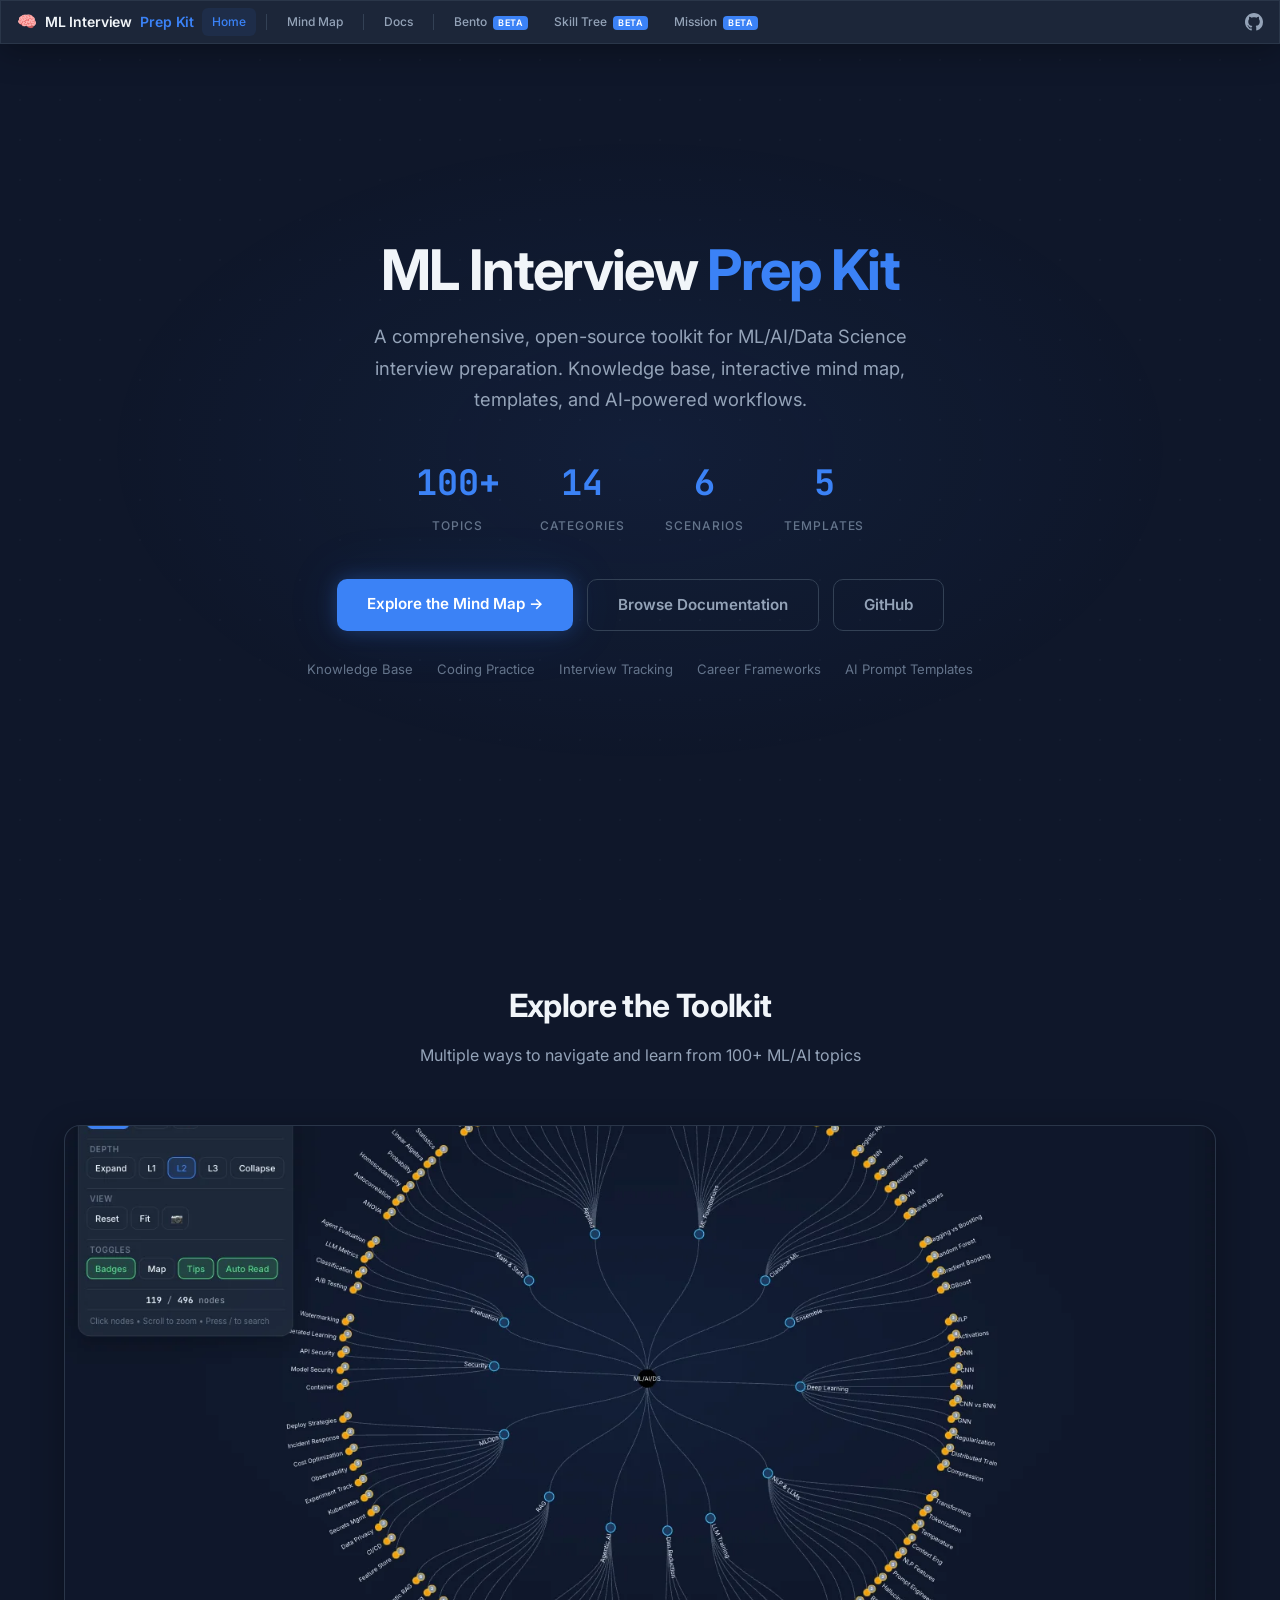
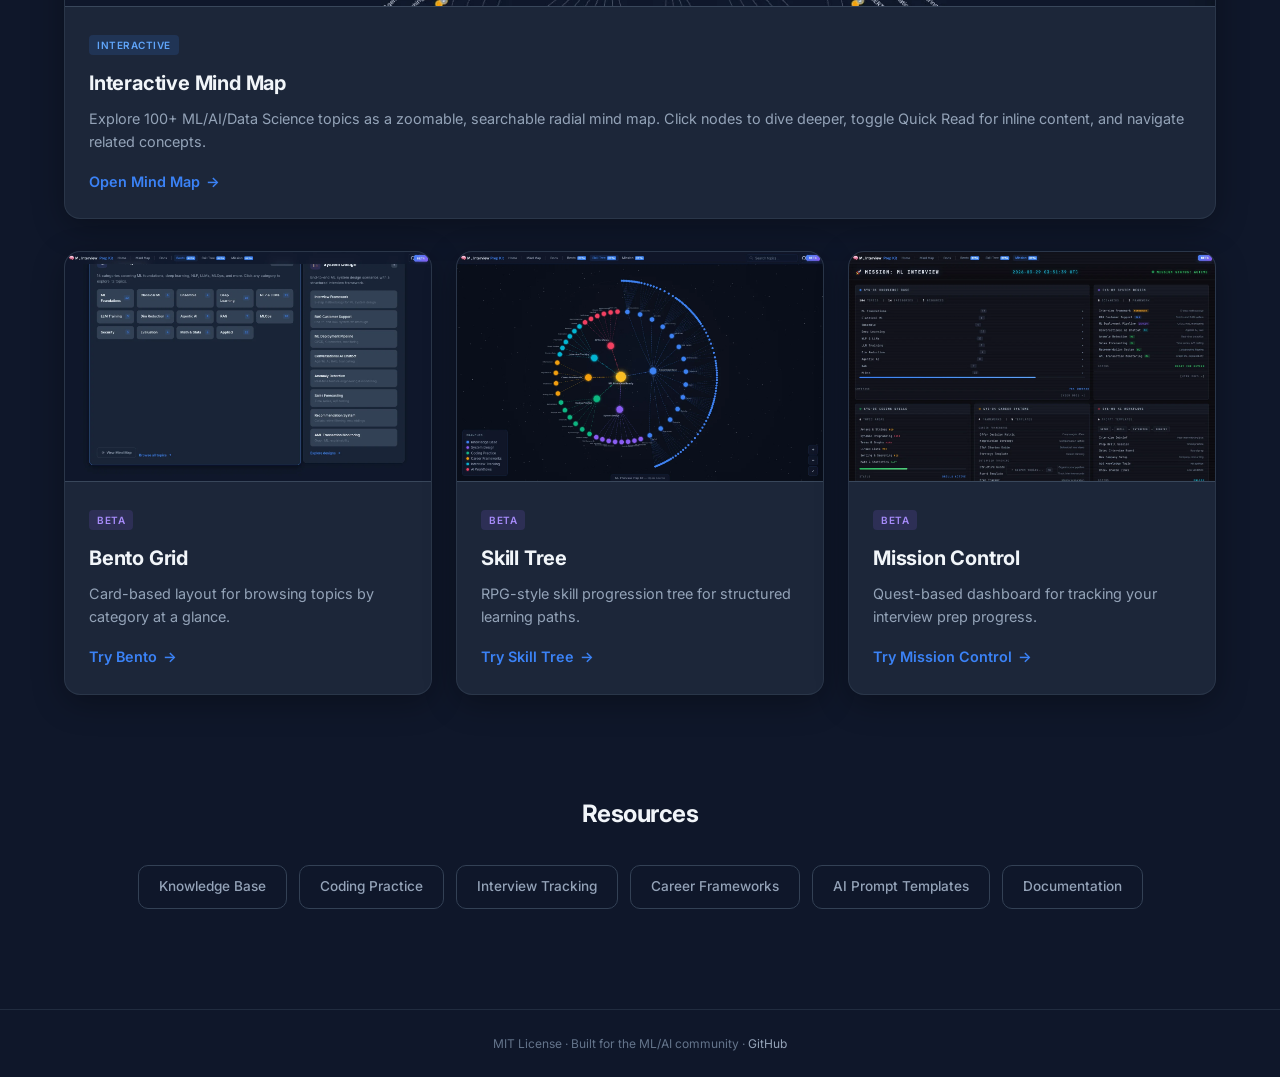
<file: index.html>
<!--
  ML Interview Prep Kit — Landing Page
  https://github.com/prasanth-ntu/ml-interview-prep-kit
-->
<!DOCTYPE html>
<html lang="en">
<head>
  <meta charset="UTF-8">
  <meta name="viewport" content="width=device-width, initial-scale=1.0, viewport-fit=cover">
  <title>ML Interview Prep Kit</title>
  <meta name="description" content="A comprehensive, open-source toolkit for ML/AI/Data Science interview preparation. Interactive mind map, knowledge base, templates, and more.">
  <meta name="theme-color" content="#0f172a">

  <!-- Open Graph -->
  <meta property="og:title" content="ML Interview Prep Kit">
  <meta property="og:description" content="100+ ML/AI/DS topics visualized as an interactive mind map. Open source interview preparation toolkit.">
  <meta property="og:type" content="website">
  <meta property="og:url" content="https://interview.prasanth.io">
  <meta property="og:site_name" content="ML Interview Prep Kit">
  <meta property="og:locale" content="en_US">

  <!-- Twitter Card -->
  <meta name="twitter:card" content="summary_large_image">
  <meta name="twitter:title" content="ML Interview Prep Kit">
  <meta name="twitter:description" content="100+ ML/AI/DS topics visualized as an interactive mind map. Open source interview preparation toolkit.">

  <link rel="icon" href="data:image/svg+xml,<svg xmlns=%22http://www.w3.org/2000/svg%22 viewBox=%220 0 100 100%22><text y=%22.9em%22 font-size=%2290%22>🧠</text></svg>">

  <link rel="preconnect" href="https://fonts.googleapis.com">
  <link rel="preconnect" href="https://fonts.gstatic.com" crossorigin>
  <link href="https://fonts.googleapis.com/css2?family=Inter:wght@400;500;600;700&family=JetBrains+Mono:wght@400;500;600&display=swap" rel="stylesheet">

  <style>
    :root {
      --bg-primary: #0f172a;
      --bg-secondary: #1e293b;
      --bg-tertiary: #334155;
      --text-primary: #f1f5f9;
      --text-secondary: #94a3b8;
      --text-muted: #64748b;
      --border-color: #334155;
      --accent: #3b82f6;
      --accent-hover: #2563eb;
      --accent-glow: rgba(59, 130, 246, 0.25);
      --glass-bg: rgba(30, 41, 59, 0.92);
      --glass-border: rgba(71, 85, 105, 0.35);
      --glass-shadow: 0 8px 32px rgba(0, 0, 0, 0.3);
      --glass-blur: 14px;
      --radius: 0.625rem;
    }

    * { margin: 0; padding: 0; box-sizing: border-box; }

    html {
      -webkit-font-smoothing: antialiased;
      -moz-osx-font-smoothing: grayscale;
      text-rendering: optimizeLegibility;
      scroll-behavior: smooth;
    }

    body {
      font-family: 'Inter', system-ui, -apple-system, BlinkMacSystemFont, 'Segoe UI', Roboto, sans-serif;
      background: var(--bg-primary);
      color: var(--text-primary);
      line-height: 1.6;
    }

    /* Background Grid + Glow */
    body::before {
      content: '';
      position: fixed; inset: 0; z-index: 0;
      background-image: radial-gradient(circle, rgba(148, 163, 184, 0.035) 1px, transparent 1px);
      background-size: 40px 40px;
      pointer-events: none;
    }
    body::after {
      content: '';
      position: fixed; inset: 0; z-index: 0;
      background: radial-gradient(ellipse 60% 50% at 50% 50%, rgba(59, 130, 246, 0.07), transparent 70%);
      pointer-events: none;
    }

    code, .mono { font-family: 'JetBrains Mono', ui-monospace, SFMono-Regular, monospace; }

    .glass {
      background: var(--glass-bg);
      backdrop-filter: blur(var(--glass-blur));
      -webkit-backdrop-filter: blur(var(--glass-blur));
      border: 1px solid var(--glass-border);
      box-shadow: var(--glass-shadow);
    }

    /* ─── Top Bar ───────────────────────────────────── */
    .top-bar {
      position: fixed; top: 0; left: 0; right: 0; height: 44px; z-index: 300;
      border-bottom: 1px solid var(--glass-border);
      display: flex; align-items: center; padding: 0 16px; gap: 8px;
      font-size: 13px;
    }
    .top-bar .brand {
      font-weight: 600; color: var(--text-primary); font-size: 14px;
      letter-spacing: -0.01em; display: flex; align-items: center; gap: 8px;
      text-decoration: none;
    }
    .top-bar .brand em { color: var(--accent); font-style: normal; }
    .top-bar .brand-emoji { font-size: 16px; }
    .top-bar-nav { display: flex; gap: 6px; align-items: center; }
    .top-bar-nav a {
      color: var(--text-secondary); text-decoration: none; font-size: 12px; font-weight: 500;
      padding: 4px 10px; border-radius: 6px; transition: all 0.2s;
    }
    .top-bar-nav a:hover { color: var(--text-primary); background: var(--bg-tertiary); }
    .top-bar-nav a.active { color: var(--accent); background: rgba(59, 130, 246, 0.08); }
    .top-bar-nav .nav-sep { width: 1px; height: 16px; background: var(--border-color); margin: 0 4px; }
    .beta-badge { display:inline-block; font-size:9px; font-weight:600; letter-spacing:0.5px; padding:1px 5px; border-radius:4px; background:var(--accent); color:#fff; vertical-align:middle; margin-left:3px; line-height:1.4; }
    .top-bar-links { display: flex; gap: 12px; align-items: center; margin-left: auto; }
    .top-bar-gh { display: inline-flex; align-items: center; color: var(--text-secondary); transition: color 0.2s; }
    .top-bar-gh:hover { color: var(--text-primary); }
    .mobile-menu-btn {
      display: none; width: 40px; height: 40px; border-radius: 8px; cursor: pointer;
      border: 1px solid var(--glass-border); background: transparent;
      color: var(--text-secondary); align-items: center; justify-content: center;
      transition: all 0.2s; flex-shrink: 0;
    }
    .mobile-menu-btn:hover { color: var(--text-primary); background: var(--bg-tertiary); }
    .mobile-menu-btn svg { width: 20px; height: 20px; }

    /* Mobile drawer */
    .mobile-drawer-backdrop {
      display: none; position: fixed; inset: 0; z-index: 600;
      background: rgba(0,0,0,0.5); opacity: 0; transition: opacity 0.3s;
    }
    .mobile-drawer-backdrop.open { display: block; opacity: 1; }
    .mobile-drawer {
      position: fixed; top: 0; right: 0; bottom: 0; width: min(300px, 80vw);
      z-index: 601; background: var(--bg-secondary); border-left: 1px solid var(--border-color);
      transform: translateX(100%); transition: transform 0.3s cubic-bezier(0.4, 0, 0.2, 1);
      padding: 20px; display: flex; flex-direction: column; gap: 4px; overflow-y: auto;
    }
    .mobile-drawer.open { transform: translateX(0); }
    .mobile-drawer-close {
      align-self: flex-end; width: 36px; height: 36px; border-radius: 8px;
      border: 1px solid var(--border-color); background: transparent;
      color: var(--text-secondary); cursor: pointer; display: flex;
      align-items: center; justify-content: center; font-size: 18px;
      margin-bottom: 12px; transition: all 0.2s;
    }
    .mobile-drawer-close:hover { background: var(--bg-tertiary); color: var(--text-primary); }
    .mobile-drawer a {
      display: block; padding: 12px 16px; border-radius: 10px;
      font-size: 15px; font-weight: 500; color: var(--text-primary);
      text-decoration: none; transition: background 0.15s;
    }
    .mobile-drawer a:hover { background: var(--bg-tertiary); }
    .mobile-drawer a.active { color: var(--accent); background: rgba(59, 130, 246, 0.08); }

    /* ─── Hero Section ──────────────────────────────── */
    .hero {
      min-height: 100vh; display: flex; flex-direction: column;
      align-items: center; justify-content: center;
      text-align: center; padding: 80px 24px 60px;
      position: relative; z-index: 1;
    }
    .hero h1 {
      font-size: 3.5rem; font-weight: 700; letter-spacing: -0.03em; line-height: 1.1;
      margin-bottom: 20px;
    }
    .hero h1 em { color: var(--accent); font-style: normal; }
    .hero .tagline {
      font-size: 1.15rem; color: var(--text-secondary); margin-bottom: 40px;
      line-height: 1.7; max-width: 560px;
    }
    .hero-stats {
      display: flex; gap: 40px; justify-content: center; margin-bottom: 44px; flex-wrap: wrap;
    }
    .hero-stat { text-align: center; }
    .hero-stat .num {
      font-family: 'JetBrains Mono', monospace;
      font-size: 2.2rem; font-weight: 700; color: var(--accent);
      opacity: 0; transform: translateY(8px);
      animation: statReveal 0.6s ease forwards;
    }
    .hero-stat:nth-child(1) .num { animation-delay: 0.2s; }
    .hero-stat:nth-child(2) .num { animation-delay: 0.35s; }
    .hero-stat:nth-child(3) .num { animation-delay: 0.5s; }
    .hero-stat:nth-child(4) .num { animation-delay: 0.65s; }
    @keyframes statReveal { to { opacity: 1; transform: translateY(0); } }
    .hero-stat .label {
      font-size: 0.75rem; color: var(--text-muted); text-transform: uppercase;
      letter-spacing: 0.08em; margin-top: 4px; font-weight: 500;
    }
    .hero-actions { display: flex; gap: 14px; justify-content: center; flex-wrap: wrap; }
    .hero-btn {
      font-family: 'Inter', system-ui, sans-serif;
      padding: 13px 30px; border-radius: 10px; font-size: 0.95rem; font-weight: 600;
      cursor: pointer; border: none; transition: all 0.25s; text-decoration: none; display: inline-block;
    }
    .hero-btn-primary {
      background: var(--accent); color: white;
      box-shadow: 0 0 20px rgba(59, 130, 246, 0.3), 0 0 60px rgba(59, 130, 246, 0.1);
      animation: btnGlow 3s ease-in-out infinite;
    }
    .hero-btn-primary:hover {
      background: var(--accent-hover); transform: translateY(-2px);
      box-shadow: 0 0 30px rgba(59, 130, 246, 0.45), 0 8px 24px rgba(59, 130, 246, 0.3);
    }
    @keyframes btnGlow {
      0%, 100% { box-shadow: 0 0 20px rgba(59, 130, 246, 0.3), 0 0 60px rgba(59, 130, 246, 0.1); }
      50% { box-shadow: 0 0 28px rgba(59, 130, 246, 0.45), 0 0 80px rgba(59, 130, 246, 0.15); }
    }
    .hero-btn-secondary {
      background: transparent; color: var(--text-secondary); border: 1px solid var(--border-color);
    }
    .hero-btn-secondary:hover { border-color: var(--text-muted); color: var(--text-primary); transform: translateY(-1px); }
    .hero-links { margin-top: 28px; display: flex; gap: 24px; justify-content: center; flex-wrap: wrap; }
    .hero-links a {
      color: var(--text-muted); font-size: 0.82rem; text-decoration: none; transition: color 0.2s;
    }
    .hero-links a:hover { color: var(--accent); }

    /* ─── Explore Section ────────────────────────────── */
    .explore {
      position: relative; z-index: 1;
      padding: 80px 24px 100px;
      max-width: 1200px; margin: 0 auto;
    }
    .explore h2 {
      font-size: 2rem; font-weight: 700; letter-spacing: -0.02em;
      text-align: center; margin-bottom: 12px;
    }
    .explore .subtitle {
      text-align: center; color: var(--text-secondary); font-size: 1rem;
      margin-bottom: 56px; max-width: 520px; margin-left: auto; margin-right: auto;
    }

    /* Preview Cards Grid */
    .preview-grid {
      display: grid;
      grid-template-columns: 1fr;
      gap: 32px;
    }

    .preview-card {
      border-radius: 16px; overflow: hidden;
      transition: transform 0.3s, box-shadow 0.3s;
    }
    .preview-card:hover {
      transform: translateY(-4px);
      box-shadow: 0 12px 48px rgba(0, 0, 0, 0.4);
    }
    .preview-card.featured {
      grid-column: 1;
    }

    .preview-img-wrap {
      position: relative; overflow: hidden;
      background: var(--bg-tertiary);
      border-bottom: 1px solid var(--glass-border);
    }
    .preview-img-wrap img,
    .preview-img-wrap video {
      width: 100%; display: block;
      object-fit: cover;
    }
    .featured .preview-img-wrap img,
    .featured .preview-img-wrap video {
      max-height: 480px;
    }
    .preview-img-wrap img,
    .preview-img-wrap video {
      max-height: 320px;
    }
    .preview-placeholder {
      width: 100%; height: 280px;
      display: flex; align-items: center; justify-content: center;
      color: var(--text-muted); font-size: 14px;
      background: linear-gradient(135deg, var(--bg-secondary), var(--bg-tertiary));
    }
    .featured .preview-placeholder { height: 400px; }

    .preview-body { padding: 24px; }
    .preview-badge {
      display: inline-block; font-size: 10px; font-weight: 600;
      letter-spacing: 0.5px; padding: 2px 8px; border-radius: 4px;
      margin-bottom: 12px; text-transform: uppercase;
    }
    .preview-badge.primary { background: rgba(59,130,246,0.15); color: #60a5fa; }
    .preview-badge.beta { background: rgba(139,92,246,0.15); color: #a78bfa; }
    .preview-title {
      font-size: 1.25rem; font-weight: 700; margin-bottom: 8px;
      letter-spacing: -0.01em;
    }
    .preview-desc {
      font-size: 0.9rem; color: var(--text-secondary); line-height: 1.6;
      margin-bottom: 16px;
    }
    .preview-link {
      display: inline-flex; align-items: center; gap: 6px;
      color: var(--accent); font-size: 0.9rem; font-weight: 600;
      text-decoration: none; transition: gap 0.2s;
    }
    .preview-link:hover { gap: 10px; }

    /* Beta cards sub-grid */
    .beta-grid {
      display: grid;
      grid-template-columns: repeat(3, 1fr);
      gap: 24px;
    }

    /* ─── Resources Section ──────────────────────────── */
    .resources {
      position: relative; z-index: 1;
      padding: 0 24px 100px;
      max-width: 1200px; margin: 0 auto;
    }
    .resources h2 {
      font-size: 1.5rem; font-weight: 700; text-align: center;
      margin-bottom: 32px; letter-spacing: -0.02em;
    }
    .resource-pills {
      display: flex; gap: 12px; justify-content: center; flex-wrap: wrap;
    }
    .resource-pill {
      padding: 10px 20px; border-radius: 10px; font-size: 0.85rem; font-weight: 500;
      color: var(--text-secondary); border: 1px solid var(--border-color);
      text-decoration: none; transition: all 0.2s;
    }
    .resource-pill:hover {
      color: var(--text-primary); border-color: var(--text-muted);
      transform: translateY(-1px);
    }

    /* ─── Footer ──────────────────────────────────── */
    .site-footer {
      position: relative; z-index: 1;
      text-align: center; padding: 24px;
      font-size: 12px; color: var(--text-muted);
      border-top: 1px solid var(--glass-border);
    }
    .site-footer a { color: var(--text-secondary); text-decoration: none; transition: color 0.2s; }
    .site-footer a:hover { color: var(--accent); }

    /* ─── Responsive ─────────────────────────────── */
    @media (max-width: 768px) {
      .top-bar-nav { display: none !important; }
      .mobile-menu-btn { display: flex; }
      .hero h1 { font-size: 2.2rem; }
      .hero .tagline { font-size: 0.95rem; }
      .hero-stats { gap: 24px; }
      .hero-stat .num { font-size: 1.6rem; }
      .beta-grid { grid-template-columns: 1fr; }
      .glass { backdrop-filter: none; -webkit-backdrop-filter: none; }
    }
    @media (max-width: 480px) {
      .hero { padding: 70px 16px 40px; }
      .hero h1 { font-size: 1.8rem; }
      .hero-actions { flex-direction: column; align-items: center; }
      .hero-btn { width: 100%; text-align: center; }
      .hero-stats { display: grid; grid-template-columns: 1fr 1fr; gap: 16px; }
      .hero-links { flex-direction: column; align-items: center; gap: 8px; }
      .resource-pills { flex-direction: column; align-items: center; }
    }

    @media (prefers-reduced-motion: reduce) {
      *, *::before, *::after {
        animation-duration: 0.01ms !important;
        animation-iteration-count: 1 !important;
        transition-duration: 0.01ms !important;
      }
      html { scroll-behavior: auto; }
    }
  </style>
</head>
<body>

  <!-- Top Bar -->
  <div class="top-bar glass">
    <a href="/" class="brand"><span class="brand-emoji">🧠</span> ML Interview <em>Prep Kit</em></a>
    <nav class="top-bar-nav">
      <a href="/" class="active">Home</a>
      <span class="nav-sep"></span>
      <a href="/mindmap.html">Mind Map</a>
      <span class="nav-sep"></span>
      <a href="/docs/">Docs</a>
      <span class="nav-sep"></span>
      <a href="/overview-prototypes/bento.html">Bento <span class="beta-badge">BETA</span></a>
      <a href="/overview-prototypes/skilltree.html">Skill Tree <span class="beta-badge">BETA</span></a>
      <a href="/overview-prototypes/mission.html">Mission <span class="beta-badge">BETA</span></a>
    </nav>
    <div class="top-bar-links">
      <a href="https://github.com/prasanth-ntu/ml-interview-prep-kit" target="_blank" class="top-bar-gh" aria-label="View source on GitHub">
        <svg width="18" height="18" viewBox="0 0 24 24" fill="currentColor"><path d="M12 0C5.37 0 0 5.37 0 12c0 5.31 3.435 9.795 8.205 11.385.6.105.825-.255.825-.57 0-.285-.015-1.23-.015-2.235-3.015.555-3.795-.735-4.035-1.41-.135-.345-.72-1.41-1.23-1.695-.42-.225-1.02-.78-.015-.795.945-.015 1.62.87 1.845 1.23 1.08 1.815 2.805 1.305 3.495.99.105-.78.42-1.305.765-1.605-2.67-.3-5.46-1.335-5.46-5.925 0-1.305.465-2.385 1.23-3.225-.12-.3-.54-1.53.12-3.18 0 0 1.005-.315 3.3 1.23.96-.27 1.98-.405 3-.405s2.04.135 3 .405c2.295-1.56 3.3-1.23 3.3-1.23.66 1.65.24 2.88.12 3.18.765.84 1.23 1.905 1.23 3.225 0 4.605-2.805 5.625-5.475 5.925.435.375.81 1.095.81 2.22 0 1.605-.015 2.895-.015 3.3 0 .315.225.69.825.57A12.02 12.02 0 0 0 24 12c0-6.63-5.37-12-12-12z"/></svg>
      </a>
      <button class="mobile-menu-btn" onclick="openMobileDrawer()" aria-label="Open menu">
        <svg viewBox="0 0 24 24" fill="none" stroke="currentColor" stroke-width="2" stroke-linecap="round"><line x1="3" y1="6" x2="21" y2="6"/><line x1="3" y1="12" x2="21" y2="12"/><line x1="3" y1="18" x2="21" y2="18"/></svg>
      </button>
    </div>
  </div>

  <!-- Mobile Drawer -->
  <div class="mobile-drawer-backdrop" id="mobileBackdrop" onclick="closeMobileDrawer()"></div>
  <div class="mobile-drawer" id="mobileDrawer">
    <button class="mobile-drawer-close" onclick="closeMobileDrawer()">&times;</button>
    <a href="/" class="active">Home</a>
    <a href="/mindmap.html">Mind Map</a>
    <a href="/docs/">Documentation</a>
    <a href="/overview-prototypes/bento.html">Bento Grid</a>
    <a href="/overview-prototypes/skilltree.html">Skill Tree</a>
    <a href="/overview-prototypes/mission.html">Mission Control</a>
    <a href="https://github.com/prasanth-ntu/ml-interview-prep-kit" target="_blank">GitHub</a>
  </div>

  <!-- Hero Section -->
  <section class="hero">
    <h1>ML Interview <em>Prep Kit</em></h1>
    <p class="tagline">
      A comprehensive, open-source toolkit for ML/AI/Data Science interview preparation.
      Knowledge base, interactive mind map, templates, and AI-powered workflows.
    </p>
    <div class="hero-stats">
      <div class="hero-stat"><div class="num">100+</div><div class="label">Topics</div></div>
      <div class="hero-stat"><div class="num">14</div><div class="label">Categories</div></div>
      <div class="hero-stat"><div class="num">6</div><div class="label">Scenarios</div></div>
      <div class="hero-stat"><div class="num">5</div><div class="label">Templates</div></div>
    </div>
    <div class="hero-actions">
      <a class="hero-btn hero-btn-primary" href="/mindmap.html">Explore the Mind Map &rarr;</a>
      <a class="hero-btn hero-btn-secondary" href="/docs/">Browse Documentation</a>
      <a class="hero-btn hero-btn-secondary" href="https://github.com/prasanth-ntu/ml-interview-prep-kit" target="_blank">GitHub</a>
    </div>
    <div class="hero-links">
      <a href="https://github.com/prasanth-ntu/ml-interview-prep-kit/tree/main/knowledge-base">Knowledge Base</a>
      <a href="https://github.com/prasanth-ntu/ml-interview-prep-kit/tree/main/coding-practice">Coding Practice</a>
      <a href="https://github.com/prasanth-ntu/ml-interview-prep-kit/tree/main/interview-tracking">Interview Tracking</a>
      <a href="https://github.com/prasanth-ntu/ml-interview-prep-kit/tree/main/career-frameworks">Career Frameworks</a>
      <a href="https://github.com/prasanth-ntu/ml-interview-prep-kit/tree/main/prompt-templates">AI Prompt Templates</a>
    </div>
  </section>

  <!-- Explore Section: Preview Cards -->
  <section class="explore" id="explore">
    <h2>Explore the Toolkit</h2>
    <p class="subtitle">Multiple ways to navigate and learn from 100+ ML/AI topics</p>

    <div class="preview-grid">
      <!-- Featured: Mind Map -->
      <div class="preview-card glass featured">
        <a href="/mindmap.html" style="text-decoration:none;color:inherit;">
          <div class="preview-img-wrap">
            <!-- Replace src with your mind map preview (GIF/WebP/PNG) -->
            <img src="assets/previews/mindmap-preview.webp"
                 alt="Interactive Mind Map preview"
                 onerror="this.parentElement.innerHTML='<div class=\'preview-placeholder\'>Mind Map preview — add assets/previews/mindmap-preview.webp</div>'">
          </div>
          <div class="preview-body">
            <span class="preview-badge primary">Interactive</span>
            <h3 class="preview-title">Interactive Mind Map</h3>
            <p class="preview-desc">
              Explore 100+ ML/AI/Data Science topics as a zoomable, searchable radial mind map.
              Click nodes to dive deeper, toggle Quick Read for inline content, and navigate related concepts.
            </p>
            <span class="preview-link">Open Mind Map <span>&rarr;</span></span>
          </div>
        </a>
      </div>

      <!-- Beta Prototypes -->
      <div class="beta-grid">
        <!-- Bento Grid -->
        <div class="preview-card glass">
          <a href="/overview-prototypes/bento.html" style="text-decoration:none;color:inherit;">
            <div class="preview-img-wrap">
              <img src="assets/previews/bento-preview.webp"
                   alt="Bento Grid preview"
                   onerror="this.parentElement.innerHTML='<div class=\'preview-placeholder\'>Bento preview — add assets/previews/bento-preview.webp</div>'">
            </div>
            <div class="preview-body">
              <span class="preview-badge beta">Beta</span>
              <h3 class="preview-title">Bento Grid</h3>
              <p class="preview-desc">Card-based layout for browsing topics by category at a glance.</p>
              <span class="preview-link">Try Bento <span>&rarr;</span></span>
            </div>
          </a>
        </div>

        <!-- Skill Tree -->
        <div class="preview-card glass">
          <a href="/overview-prototypes/skilltree.html" style="text-decoration:none;color:inherit;">
            <div class="preview-img-wrap">
              <img src="assets/previews/skilltree-preview.webp"
                   alt="Skill Tree preview"
                   onerror="this.parentElement.innerHTML='<div class=\'preview-placeholder\'>Skill Tree preview — add assets/previews/skilltree-preview.webp</div>'">
            </div>
            <div class="preview-body">
              <span class="preview-badge beta">Beta</span>
              <h3 class="preview-title">Skill Tree</h3>
              <p class="preview-desc">RPG-style skill progression tree for structured learning paths.</p>
              <span class="preview-link">Try Skill Tree <span>&rarr;</span></span>
            </div>
          </a>
        </div>

        <!-- Mission Control -->
        <div class="preview-card glass">
          <a href="/overview-prototypes/mission.html" style="text-decoration:none;color:inherit;">
            <div class="preview-img-wrap">
              <img src="assets/previews/mission-preview.webp"
                   alt="Mission Control preview"
                   onerror="this.parentElement.innerHTML='<div class=\'preview-placeholder\'>Mission preview — add assets/previews/mission-preview.webp</div>'">
            </div>
            <div class="preview-body">
              <span class="preview-badge beta">Beta</span>
              <h3 class="preview-title">Mission Control</h3>
              <p class="preview-desc">Quest-based dashboard for tracking your interview prep progress.</p>
              <span class="preview-link">Try Mission Control <span>&rarr;</span></span>
            </div>
          </a>
        </div>
      </div>
    </div>
  </section>

  <!-- Resources -->
  <section class="resources">
    <h2>Resources</h2>
    <div class="resource-pills">
      <a class="resource-pill" href="https://github.com/prasanth-ntu/ml-interview-prep-kit/tree/main/knowledge-base">Knowledge Base</a>
      <a class="resource-pill" href="https://github.com/prasanth-ntu/ml-interview-prep-kit/tree/main/coding-practice">Coding Practice</a>
      <a class="resource-pill" href="https://github.com/prasanth-ntu/ml-interview-prep-kit/tree/main/interview-tracking">Interview Tracking</a>
      <a class="resource-pill" href="https://github.com/prasanth-ntu/ml-interview-prep-kit/tree/main/career-frameworks">Career Frameworks</a>
      <a class="resource-pill" href="https://github.com/prasanth-ntu/ml-interview-prep-kit/tree/main/prompt-templates">AI Prompt Templates</a>
      <a class="resource-pill" href="/docs/">Documentation</a>
    </div>
  </section>

  <!-- Footer -->
  <footer class="site-footer">
    MIT License &middot; Built for the ML/AI community &middot;
    <a href="https://github.com/prasanth-ntu/ml-interview-prep-kit" target="_blank">GitHub</a>
  </footer>

  <script>
    function openMobileDrawer() {
      document.getElementById('mobileBackdrop').classList.add('open');
      document.getElementById('mobileDrawer').classList.add('open');
    }
    function closeMobileDrawer() {
      document.getElementById('mobileBackdrop').classList.remove('open');
      document.getElementById('mobileDrawer').classList.remove('open');
    }
    document.addEventListener('keydown', (e) => {
      if (e.key === 'Escape' && document.getElementById('mobileDrawer').classList.contains('open')) {
        closeMobileDrawer();
      }
    });
  </script>
</body>
</html>
</file>
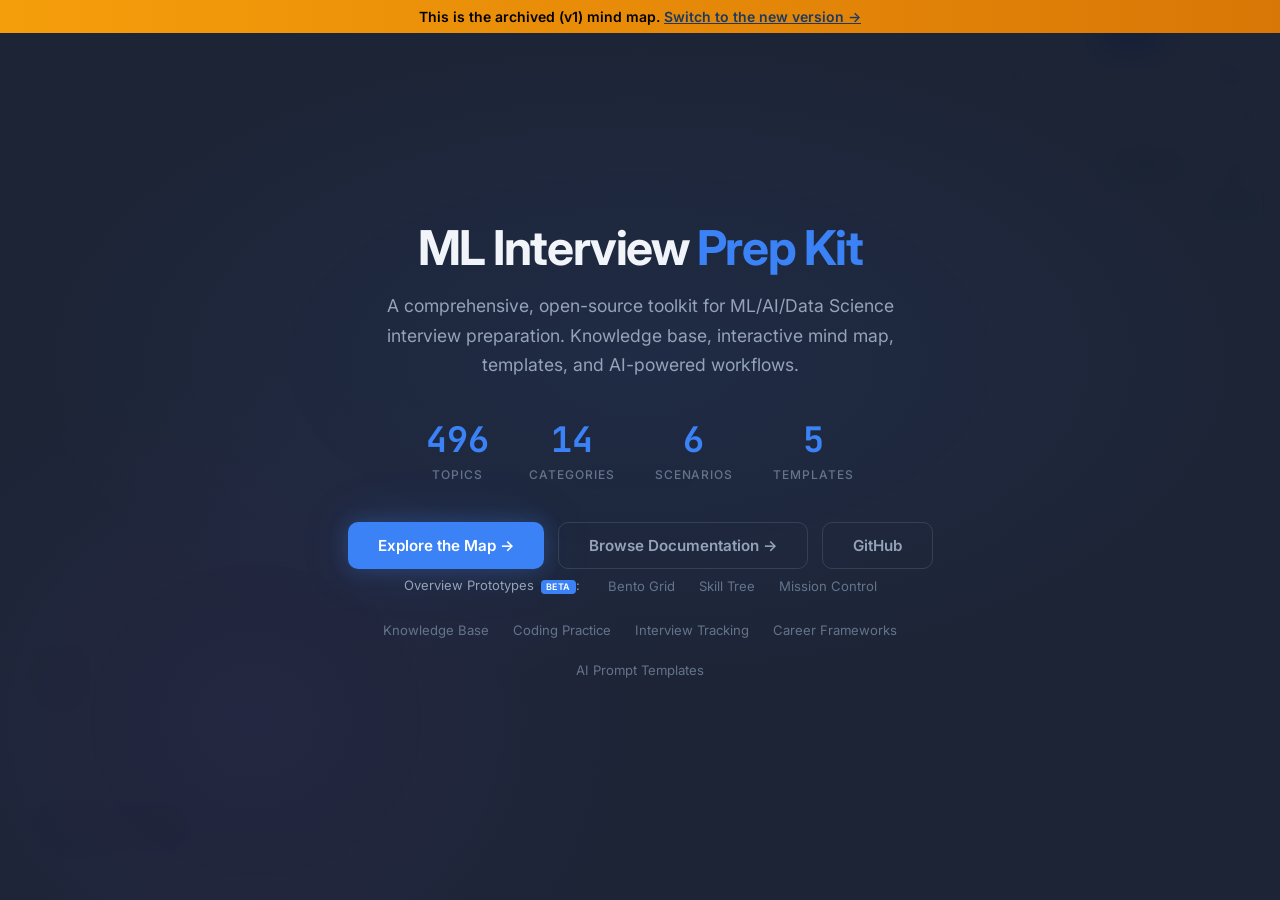
<file: index-v1.html>
<!--
  ML Interview Prep Kit — Interactive Knowledge Map
  https://github.com/prasanth-ntu/ml-interview-prep-kit

  DATA SOURCE: ml-knowledge-map-data.js (auto-generated by scripts/kb-sync.py)
  Edit @mindmap metadata in knowledge-base/ml-ds-llm-fundamentals.md, then: make kb-sync
-->
<!DOCTYPE html>
<html lang="en">
<head>
  <meta charset="UTF-8">
  <meta name="viewport" content="width=device-width, initial-scale=1.0">
  <title>ML Interview Prep Kit — Interactive Knowledge Map (Archived v1)</title>
  <meta name="description" content="Interactive mind map of 100+ ML/AI/Data Science topics for interview preparation. Explore fundamentals, deep learning, NLP, LLMs, MLOps, and more.">
  <meta name="theme-color" content="#0f172a">

  <!-- Open Graph -->
  <meta property="og:title" content="ML Interview Prep Kit — Interactive Knowledge Map">
  <meta property="og:description" content="100+ ML/AI/DS topics visualized as an interactive mind map. Open source interview preparation toolkit.">
  <meta property="og:type" content="website">
  <meta property="og:url" content="https://interview.prasanth.io">
  <meta property="og:site_name" content="ML Interview Prep Kit">
  <meta property="og:locale" content="en_US">

  <!-- Twitter Card -->
  <meta name="twitter:card" content="summary_large_image">
  <meta name="twitter:title" content="ML Interview Prep Kit — Interactive Knowledge Map">
  <meta name="twitter:description" content="100+ ML/AI/DS topics visualized as an interactive mind map. Open source interview preparation toolkit.">

  <link rel="icon" href="data:image/svg+xml,<svg xmlns=%22http://www.w3.org/2000/svg%22 viewBox=%220 0 100 100%22><text y=%22.9em%22 font-size=%2290%22>🧠</text></svg>">

  <!-- Fonts: Inter + JetBrains Mono -->
  <link rel="preconnect" href="https://fonts.googleapis.com">
  <link rel="preconnect" href="https://fonts.gstatic.com" crossorigin>
  <link href="https://fonts.googleapis.com/css2?family=Inter:wght@400;500;600;700&family=JetBrains+Mono:wght@400;500;600&display=swap" rel="stylesheet">

  <script src="https://d3js.org/d3.v7.min.js"></script>
  <style>
    /* ─── Semantic Color Tokens ──────────────────────── */
    :root {
      --bg-primary: #f8fafc;
      --bg-secondary: #ffffff;
      --bg-tertiary: #f1f5f9;
      --text-primary: #0f172a;
      --text-secondary: #64748b;
      --text-muted: #94a3b8;
      --border-color: #e2e8f0;
      --link-color: #cbd5e1;
      --accent: #3b82f6;
      --accent-hover: #2563eb;
      --accent-glow: rgba(59, 130, 246, 0.25);
      --root-fill: #3b82f6;
      --root-stroke: #1d4ed8;
      --l1-fill: #e0f2fe;
      --l1-stroke: #0284c7;
      --l1-collapsed: #0284c7;
      --l2-fill: #fef3c7;
      --l2-stroke: #f59e0b;
      --l2-collapsed: #f59e0b;
      --l3-fill: #dcfce7;
      --l3-stroke: #16a34a;
      --l4-fill: #f3e8ff;
      --l4-stroke: #9333ea;
      --highlight: #fbbf24;
      --search-match: #ef4444;
      --related-link: #a855f7;
      --radius: 0.625rem;
    }

    .dark {
      --bg-primary: #0f172a;
      --bg-secondary: #1e293b;
      --bg-tertiary: #334155;
      --text-primary: #f1f5f9;
      --text-secondary: #94a3b8;
      --text-muted: #64748b;
      --border-color: #334155;
      --link-color: #475569;
      --accent: #3b82f6;
      --accent-hover: #60a5fa;
      --accent-glow: rgba(59, 130, 246, 0.3);
      --root-fill: #3b82f6;
      --root-stroke: #60a5fa;
      --l1-fill: #1e3a5f;
      --l1-stroke: #38bdf8;
      --l1-collapsed: #0ea5e9;
      --l2-fill: #422006;
      --l2-stroke: #fbbf24;
      --l2-collapsed: #f59e0b;
      --l3-fill: #14532d;
      --l3-stroke: #4ade80;
      --l4-fill: #3b0764;
      --l4-stroke: #c084fc;
      --related-link: #c084fc;
    }

    * { margin: 0; padding: 0; box-sizing: border-box; }

    html {
      -webkit-font-smoothing: antialiased;
      -moz-osx-font-smoothing: grayscale;
      text-rendering: optimizeLegibility;
    }

    body {
      font-family: 'Inter', system-ui, -apple-system, BlinkMacSystemFont, 'Segoe UI', Roboto, sans-serif;
      background: var(--bg-primary);
      color: var(--text-primary);
      overflow: hidden;
      transition: background 0.3s, color 0.3s;
    }

    code, .mono, .search-count, .stats span {
      font-family: 'JetBrains Mono', ui-monospace, SFMono-Regular, 'SF Mono', Menlo, monospace;
    }

    #container { width: 100vw; height: 100vh; position: relative; }
    #container svg { opacity: 0; transition: opacity 0.8s ease; }
    #container svg.loaded { opacity: 1; }

    /* ─── Loading Spinner ─────────────────────────────── */
    .map-loading {
      position: fixed; inset: 0; z-index: 50;
      display: flex; flex-direction: column; align-items: center; justify-content: center;
      gap: 16px; pointer-events: none;
    }
    .map-loading.hidden { display: none; }
    .map-spinner {
      width: 36px; height: 36px;
      border: 3px solid var(--border-color);
      border-top-color: var(--accent);
      border-radius: 50%;
      animation: spin 0.8s linear infinite;
    }
    .map-loading-text { font-size: 13px; color: var(--text-secondary); font-weight: 500; }
    @keyframes spin { to { transform: rotate(360deg); } }

    .node { cursor: pointer; }
    .node circle { stroke-width: 2px; transition: all 0.2s; }
    .node:hover circle { stroke-width: 3px; filter: brightness(1.1); }
    .node text { font-family: 'Inter', system-ui, sans-serif; font-size: 13px; fill: var(--text-primary); pointer-events: none; transition: fill 0.3s; }
    .node--root circle { fill: var(--root-fill); stroke: var(--root-stroke); }
    .node--root text { font-weight: 600; font-size: 14px; }
    .node--l1 circle { fill: var(--l1-fill); stroke: var(--l1-stroke); }
    .node--l1 circle.collapsed { fill: var(--l1-collapsed); }
    .node--l2 circle { fill: var(--l2-fill); stroke: var(--l2-stroke); }
    .node--l2 circle.collapsed { fill: var(--l2-collapsed); }
    .node--l3 circle { fill: var(--l3-fill); stroke: var(--l3-stroke); }
    .node--l4 circle { fill: var(--l4-fill); stroke: var(--l4-stroke); }
    .node.search-match circle { stroke: var(--search-match) !important; stroke-width: 4px !important; filter: drop-shadow(0 0 8px var(--search-match)); }
    .node.search-match text { fill: var(--search-match) !important; font-weight: 600; }
    .node.highlight circle { stroke: var(--highlight) !important; stroke-width: 3px; }

    .link { fill: none; stroke: var(--link-color); stroke-width: 1.5px; transition: stroke 0.3s; }
    .link.highlight { stroke: var(--highlight); stroke-width: 2.5px; }

    /* Badge */
    .node .badge { font-size: 9px; fill: white; font-weight: 600; pointer-events: none; }
    .node .badge-bg { fill: var(--text-secondary); opacity: 0.9; }
    .badges-hidden .badge-group { display: none !important; }

    /* Controls */
    .controls { position: fixed; top: 16px; right: 16px; display: flex; flex-direction: column; gap: 8px; z-index: 400; }
    .control-row { display: flex; gap: 6px; flex-wrap: wrap; justify-content: flex-end; }
    .controls button { padding: 8px 12px; border: 1px solid var(--border-color); border-radius: 8px; background: var(--bg-secondary); color: var(--text-primary); cursor: pointer; font-size: 12px; font-weight: 500; transition: all 0.2s; white-space: nowrap; }
    .controls button:hover { background: var(--border-color); transform: translateY(-1px); }
    .controls button.active { background: var(--root-fill); color: white; border-color: var(--root-fill); }
    .controls button.toggle-on { background: var(--l3-fill); border-color: var(--l3-stroke); }

    /* Search */
    .search-container { position: fixed; top: 16px; left: 50%; transform: translateX(-50%); z-index: 400; transition: top 0.3s; }
    .top-bar.visible ~ .search-container, .search-container.shifted { top: 56px; }
    .search-box { display: flex; align-items: center; background: var(--bg-secondary); border: 2px solid var(--border-color); border-radius: 12px; padding: 8px 16px; gap: 10px; box-shadow: 0 4px 12px rgba(0,0,0,0.1); }
    .search-box:focus-within { border-color: var(--root-fill); }
    .search-box input { border: none; outline: none; background: transparent; font-size: 14px; width: 260px; color: var(--text-primary); }
    .search-box input::placeholder { color: var(--text-secondary); }
    .search-count { font-size: 11px; color: var(--text-secondary); min-width: 50px; text-align: right; }

    /* Search dropdown */
    .search-dropdown { position: absolute; top: 100%; left: 0; right: 0; margin-top: 6px; background: var(--bg-secondary); border: 1px solid var(--border-color); border-radius: 10px; box-shadow: 0 8px 24px rgba(0,0,0,0.15); max-height: 320px; overflow-y: auto; display: none; }
    .search-dropdown.visible { display: block; }
    .search-dropdown-item { padding: 8px 14px; cursor: pointer; border-bottom: 1px solid var(--border-color); transition: background 0.15s; }
    .search-dropdown-item:last-child { border-bottom: none; }
    .search-dropdown-item:hover, .search-dropdown-item.active { background: var(--border-color); }
    .search-dropdown-item .item-name { font-size: 13px; font-weight: 500; color: var(--text-primary); }
    .search-dropdown-item .item-path { font-size: 11px; color: var(--text-secondary); margin-top: 2px; }
    .search-dropdown-item .item-desc { font-size: 11px; color: var(--text-secondary); margin-top: 2px; opacity: 0.8; white-space: nowrap; overflow: hidden; text-overflow: ellipsis; }
    .search-dropdown-item .item-hidden { font-size: 9px; color: var(--l2-collapsed); font-weight: 600; text-transform: uppercase; margin-left: 6px; }
    .search-dropdown-item mark { background: rgba(239, 68, 68, 0.2); color: var(--search-match); border-radius: 2px; padding: 0 1px; }

    /* Breadcrumb */
    .breadcrumb { position: fixed; top: 70px; left: 50%; transform: translateX(-50%); background: var(--bg-secondary); padding: 8px 16px; border-radius: 8px; font-size: 12px; color: var(--text-secondary); box-shadow: 0 2px 8px rgba(0,0,0,0.1); border: 1px solid var(--border-color); opacity: 0; transition: opacity 0.3s; pointer-events: none; max-width: 600px; text-align: center; }
    .breadcrumb.visible { opacity: 1; }
    .breadcrumb span { color: var(--text-primary); font-weight: 500; }

    /* Tooltip */
    .tooltip { position: fixed; background: var(--bg-secondary); border: 1px solid var(--border-color); padding: 14px 18px; border-radius: 12px; font-size: 13px; max-width: 420px; min-width: 220px; box-shadow: 0 8px 32px rgba(0,0,0,0.12); backdrop-filter: blur(8px); z-index: 200; opacity: 0; transition: opacity 0.2s; line-height: 1.6; }
    .tooltip.visible { opacity: 1; pointer-events: auto; }
    .tooltip h4 { margin-bottom: 6px; font-size: 14px; font-weight: 600; color: var(--text-primary); letter-spacing: -0.01em; }
    .tooltip p { color: var(--text-secondary); line-height: 1.6; font-size: 13px; }
    .tooltip .related-list { margin-top: 10px; padding-top: 10px; border-top: 1px solid var(--border-color); font-size: 12px; }
    .tooltip .related-link { color: var(--related-link); cursor: pointer; text-decoration: underline; text-underline-offset: 2px; margin-right: 10px; }
    .tooltip .related-link:hover { opacity: 0.8; }
    .tooltip .doc-link { margin-top: 8px; padding-top: 8px; border-top: 1px solid var(--border-color); }
    .tooltip .doc-link a { color: var(--root-fill); font-size: 12px; text-decoration: none; opacity: 0.8; transition: opacity 0.2s; }
    .tooltip .doc-link a:hover { opacity: 1; text-decoration: underline; }

    /* Pulse animation for navigated node */
    @keyframes pulse { 0%, 100% { transform: scale(1); } 50% { transform: scale(1.3); } }
    .node.navigated circle { animation: pulse 0.6s ease-in-out 3; stroke: var(--related-link) !important; stroke-width: 4px !important; }

    /* Mini-map */
    .minimap { position: fixed; bottom: 16px; right: 16px; width: 180px; height: 140px; background: var(--bg-secondary); border: 1px solid var(--border-color); border-radius: 10px; overflow: hidden; box-shadow: 0 2px 8px rgba(0,0,0,0.1); z-index: 90; }
    .minimap.hidden { display: none; }
    .minimap svg { width: 100%; height: 100%; }
    .minimap .viewport { fill: var(--root-fill); opacity: 0.2; stroke: var(--root-fill); stroke-width: 2; }

    /* Info & Legend */
    .info { position: fixed; bottom: 16px; left: 16px; background: var(--bg-secondary); padding: 14px 18px; border-radius: 12px; box-shadow: 0 4px 12px rgba(0,0,0,0.08); font-size: 12px; max-width: 260px; border: 1px solid var(--border-color); backdrop-filter: blur(12px); }
    .info h3 { margin-bottom: 6px; font-size: 15px; font-weight: 600; letter-spacing: -0.01em; }
    .info p { color: var(--text-secondary); line-height: 1.5; }
    .legend {
      position: fixed; bottom: 170px; left: 16px; background: var(--bg-secondary); padding: 12px 16px; border-radius: 10px; font-size: 11px; border: 1px solid var(--border-color);
      -webkit-mask-image: linear-gradient(to bottom, black 70%, transparent);
      mask-image: linear-gradient(to bottom, black 70%, transparent);
    }
    .legend-item { display: flex; align-items: center; gap: 8px; margin: 4px 0; }
    .legend-dot { width: 12px; height: 12px; border-radius: 50%; border: 2px solid; }
    .stats { position: fixed; top: 70px; left: 16px; background: var(--bg-secondary); padding: 10px 14px; border-radius: 8px; font-size: 11px; border: 1px solid var(--border-color); color: var(--text-secondary); backdrop-filter: blur(8px); }
    .stats span { color: var(--text-primary); font-weight: 600; }

    /* ─── Mobile Responsive ─────────────────────────── */
    @media (max-width: 640px) {
      .controls { top: 10px; right: 10px; }
      .controls button { padding: 6px 8px; font-size: 11px; border-radius: 6px; }
      .info { bottom: 10px; left: 10px; padding: 10px 14px; max-width: 200px; font-size: 11px; }
      .info h3 { font-size: 13px; }
      .legend { bottom: 140px; left: 10px; padding: 8px 12px; font-size: 10px; }
      .stats { top: 60px; left: 10px; font-size: 10px; padding: 6px 10px; }
      .search-container { width: calc(100% - 120px); }
      .search-box input { width: 100%; min-width: 100px; }
      .minimap { width: 120px; height: 90px; bottom: 10px; right: 10px; }
    }

    /* ─── Hero Overlay ─────────────────────────────────── */
    .hero-overlay {
      position: fixed; inset: 0; z-index: 500;
      background:
        radial-gradient(ellipse 80% 60% at 50% 40%, rgba(59, 130, 246, 0.08) 0%, transparent 60%),
        radial-gradient(ellipse 60% 80% at 20% 80%, rgba(139, 92, 246, 0.06) 0%, transparent 50%),
        rgba(15, 23, 42, 0.94);
      display: flex; flex-direction: column; align-items: center; justify-content: center;
      opacity: 1; transition: opacity 0.6s ease;
      backdrop-filter: blur(16px);
      -webkit-backdrop-filter: blur(16px);
    }
    .hero-overlay.hidden { opacity: 0; pointer-events: none; }
    .hero-content { text-align: center; max-width: 680px; padding: 24px; }
    .hero-content h1 {
      font-family: 'Inter', system-ui, sans-serif;
      font-size: 3rem; font-weight: 700; color: #f1f5f9;
      margin-bottom: 16px; letter-spacing: -0.03em; line-height: 1.1;
    }
    .hero-content h1 span { color: #3b82f6; }
    .hero-content .tagline {
      font-size: 1.1rem; color: #94a3b8; margin-bottom: 36px; line-height: 1.7;
      max-width: 520px; margin-left: auto; margin-right: auto;
    }

    /* Stats with animated count-up */
    .hero-stats {
      display: flex; gap: 40px; justify-content: center; margin-bottom: 40px; flex-wrap: wrap;
    }
    .hero-stat { text-align: center; }
    .hero-stat .num {
      font-family: 'JetBrains Mono', monospace;
      font-size: 2.2rem; font-weight: 700; color: #3b82f6;
      opacity: 0; transform: translateY(8px);
      animation: statReveal 0.6s ease forwards;
    }
    .hero-stat:nth-child(1) .num { animation-delay: 0.2s; }
    .hero-stat:nth-child(2) .num { animation-delay: 0.35s; }
    .hero-stat:nth-child(3) .num { animation-delay: 0.5s; }
    .hero-stat:nth-child(4) .num { animation-delay: 0.65s; }
    @keyframes statReveal {
      to { opacity: 1; transform: translateY(0); }
    }
    .hero-stat .label {
      font-size: 0.75rem; color: #64748b; text-transform: uppercase; letter-spacing: 0.08em;
      margin-top: 4px; font-weight: 500;
    }

    /* Actions */
    .hero-actions { display: flex; gap: 14px; justify-content: center; flex-wrap: wrap; }
    .hero-btn {
      font-family: 'Inter', system-ui, sans-serif;
      padding: 13px 30px; border-radius: 10px; font-size: 0.95rem; font-weight: 600;
      cursor: pointer; border: none; transition: all 0.25s; text-decoration: none; display: inline-block;
    }
    .hero-btn-primary {
      background: #3b82f6; color: white;
      box-shadow: 0 0 20px rgba(59, 130, 246, 0.3), 0 0 60px rgba(59, 130, 246, 0.1);
      animation: btnGlow 3s ease-in-out infinite;
    }
    .hero-btn-primary:hover {
      background: #2563eb; transform: translateY(-2px);
      box-shadow: 0 0 30px rgba(59, 130, 246, 0.45), 0 8px 24px rgba(59, 130, 246, 0.3);
    }
    @keyframes btnGlow {
      0%, 100% { box-shadow: 0 0 20px rgba(59, 130, 246, 0.3), 0 0 60px rgba(59, 130, 246, 0.1); }
      50% { box-shadow: 0 0 28px rgba(59, 130, 246, 0.45), 0 0 80px rgba(59, 130, 246, 0.15); }
    }
    .hero-btn-secondary {
      background: transparent; color: #94a3b8; border: 1px solid #334155;
    }
    .hero-btn-secondary:hover { border-color: #64748b; color: #f1f5f9; transform: translateY(-1px); }
    .hero-links { margin-top: 28px; display: flex; gap: 24px; justify-content: center; flex-wrap: wrap; }
    .hero-links a {
      color: #64748b; font-size: 0.82rem; text-decoration: none; transition: color 0.2s;
      display: inline-flex; align-items: center; gap: 4px;
    }
    .hero-links a:hover { color: #3b82f6; }

    /* Hero responsive */
    @media (max-width: 640px) {
      .hero-content h1 { font-size: 2rem; }
      .hero-content .tagline { font-size: 0.95rem; margin-bottom: 28px; }
      .hero-stats { gap: 24px; margin-bottom: 32px; }
      .hero-stat .num { font-size: 1.6rem; }
      .hero-btn { padding: 11px 22px; font-size: 0.9rem; }
      .hero-links { gap: 16px; }
      .hero-links a { font-size: 0.78rem; }
    }

    /* ─── Top Bar (persistent after hero dismiss) ────── */
    .top-bar {
      position: fixed; top: 0; left: 0; right: 0; height: 44px; z-index: 300;
      background: var(--bg-secondary); border-bottom: 1px solid var(--border-color);
      display: none; align-items: center; justify-content: space-between; padding: 0 20px;
      font-size: 13px; transition: transform 0.3s ease, background 0.3s;
      backdrop-filter: blur(12px); -webkit-backdrop-filter: blur(12px);
      transform: translateY(0);
    }
    .top-bar.visible { display: flex; }
    .top-bar.scroll-hidden { transform: translateY(-100%); }
    .top-bar .brand {
      font-weight: 600; color: var(--text-primary); font-size: 14px;
      letter-spacing: -0.01em; display: flex; align-items: center; gap: 8px;
    }
    .top-bar .brand span { color: var(--root-fill); }
    .top-bar .brand-emoji { font-size: 16px; }
    .top-bar-nav { display: flex; gap: 6px; align-items: center; }
    .top-bar-nav a {
      color: var(--text-secondary); text-decoration: none; font-size: 12px; font-weight: 500;
      padding: 4px 10px; border-radius: 6px; transition: all 0.2s;
    }
    .top-bar-nav a:hover { color: var(--text-primary); background: var(--bg-tertiary); }
    .top-bar-nav a.active { color: var(--accent); background: rgba(59, 130, 246, 0.08); }
    .top-bar-nav .nav-sep { width: 1px; height: 16px; background: var(--border-color); margin: 0 4px; }
    .top-bar-links { display: flex; gap: 12px; align-items: center; }
    .top-bar-links a { color: var(--text-secondary); text-decoration: none; font-size: 12px; transition: color 0.2s; }
    .top-bar-links a:hover { color: var(--text-primary); }
    .top-bar-gh { display: inline-flex; align-items: center; }

    @media (max-width: 640px) {
      .top-bar { padding: 0 12px; height: 40px; }
      .top-bar .brand { font-size: 12px; }
      .top-bar-nav a { font-size: 11px; padding: 3px 7px; }
      .top-bar-nav .nav-sep { display: none; }
    }

    /* ─── Footer ────────────────────────────────────── */
    .site-footer {
      position: fixed; bottom: 0; left: 50%; transform: translateX(-50%);
      z-index: 80; font-size: 11px; color: var(--text-muted);
      padding: 6px 16px; background: var(--bg-secondary); border: 1px solid var(--border-color);
      border-bottom: none; border-radius: 8px 8px 0 0; white-space: nowrap;
      display: none; backdrop-filter: blur(8px);
    }
    .site-footer.visible { display: block; }
    .site-footer a { color: var(--text-secondary); text-decoration: none; transition: color 0.2s; }
    .site-footer a:hover { color: var(--accent); }
    .beta-badge { display:inline-block; font-size:9px; font-weight:600; letter-spacing:0.5px; padding:1px 5px; border-radius:4px; background:var(--accent); color:#fff; vertical-align:middle; margin-left:3px; line-height:1.4; }
  </style>
</head>
<body>
  <!-- Deprecation Banner -->
  <div style="background:linear-gradient(90deg,#f59e0b,#d97706);color:#000;text-align:center;padding:8px 16px;font-size:14px;font-weight:600;position:fixed;top:0;left:0;right:0;z-index:99999;">
    This is the archived (v1) mind map. <a href="/mindmap.html" style="color:#1e3a5f;text-decoration:underline;">Switch to the new version &rarr;</a>
  </div>
  <!-- Hero Overlay -->
  <div class="hero-overlay" id="heroOverlay">
    <div class="hero-content">
      <h1>ML Interview <span>Prep Kit</span></h1>
      <p class="tagline">
        A comprehensive, open-source toolkit for ML/AI/Data Science interview preparation.
        Knowledge base, interactive mind map, templates, and AI-powered workflows.
      </p>
      <div class="hero-stats">
        <div class="hero-stat"><div class="num" id="heroTopics">100+</div><div class="label">Topics</div></div>
        <div class="hero-stat"><div class="num">14</div><div class="label">Categories</div></div>
        <div class="hero-stat"><div class="num">6</div><div class="label">Scenarios</div></div>
        <div class="hero-stat"><div class="num">5</div><div class="label">Templates</div></div>
      </div>
      <div class="hero-actions">
        <button class="hero-btn hero-btn-primary" onclick="dismissHero()">Explore the Map &rarr;</button>
        <a class="hero-btn hero-btn-secondary" href="/docs/">Browse Documentation &rarr;</a>
        <a class="hero-btn hero-btn-secondary" href="https://github.com/prasanth-ntu/ml-interview-prep-kit" target="_blank">GitHub</a>
      </div>
      <div class="hero-links" style="margin-top:8px;">
        <span style="color:var(--text-muted);font-size:13px;margin-right:4px;">Overview Prototypes <span class="beta-badge">BETA</span>:</span>
        <a href="/overview-prototypes/bento.html">Bento Grid</a>
        <a href="/overview-prototypes/skilltree.html">Skill Tree</a>
        <a href="/overview-prototypes/mission.html">Mission Control</a>
      </div>
      <div class="hero-links">
        <a href="https://github.com/prasanth-ntu/ml-interview-prep-kit/tree/main/knowledge-base">Knowledge Base</a>
        <a href="https://github.com/prasanth-ntu/ml-interview-prep-kit/tree/main/coding-practice">Coding Practice</a>
        <a href="https://github.com/prasanth-ntu/ml-interview-prep-kit/tree/main/interview-tracking">Interview Tracking</a>
        <a href="https://github.com/prasanth-ntu/ml-interview-prep-kit/tree/main/career-frameworks">Career Frameworks</a>
        <a href="https://github.com/prasanth-ntu/ml-interview-prep-kit/tree/main/prompt-templates">AI Prompt Templates</a>
      </div>
    </div>
  </div>

  <!-- Persistent Top Bar (shown after hero dismiss) -->
  <div class="top-bar" id="topBar">
    <div style="display:flex;align-items:center;gap:16px;">
      <div class="brand"><span class="brand-emoji">🧠</span> ML Interview <span>Prep Kit</span></div>
      <nav class="top-bar-nav">
        <a href="/mindmap.html" class="active">Mind Map</a>
        <span class="nav-sep"></span>
        <a href="/docs/">Docs</a>
        <span class="nav-sep"></span>
        <a href="/overview-prototypes/bento.html">Bento <span class="beta-badge">BETA</span></a>
        <a href="/overview-prototypes/skilltree.html">Skill Tree <span class="beta-badge">BETA</span></a>
        <a href="/overview-prototypes/mission.html">Mission <span class="beta-badge">BETA</span></a>
      </nav>
    </div>
    <div class="top-bar-links">
      <a href="https://github.com/prasanth-ntu/ml-interview-prep-kit" target="_blank" class="top-bar-gh" aria-label="View source on GitHub">
        <svg width="18" height="18" viewBox="0 0 24 24" fill="currentColor"><path d="M12 0C5.37 0 0 5.37 0 12c0 5.31 3.435 9.795 8.205 11.385.6.105.825-.255.825-.57 0-.285-.015-1.23-.015-2.235-3.015.555-3.795-.735-4.035-1.41-.135-.345-.72-1.41-1.23-1.695-.42-.225-1.02-.78-.015-.795.945-.015 1.62.87 1.845 1.23 1.08 1.815 2.805 1.305 3.495.99.105-.78.42-1.305.765-1.605-2.67-.3-5.46-1.335-5.46-5.925 0-1.305.465-2.385 1.23-3.225-.12-.3-.54-1.53.12-3.18 0 0 1.005-.315 3.3 1.23.96-.27 1.98-.405 3-.405s2.04.135 3 .405c2.295-1.56 3.3-1.23 3.3-1.23.66 1.65.24 2.88.12 3.18.765.84 1.23 1.905 1.23 3.225 0 4.605-2.805 5.625-5.475 5.925.435.375.81 1.095.81 2.22 0 1.605-.015 2.895-.015 3.3 0 .315.225.69.825.57A12.02 12.02 0 0 0 24 12c0-6.63-5.37-12-12-12z"/></svg>
      </a>
    </div>
  </div>

  <!-- Loading state for mind map -->
  <div class="map-loading" id="mapLoading">
    <div class="map-spinner"></div>
    <div class="map-loading-text">Loading knowledge map...</div>
  </div>

  <!-- Footer -->
  <div class="site-footer" id="siteFooter">
    MIT License &middot; Built for the ML/AI community &middot;
    <a href="https://github.com/prasanth-ntu/ml-interview-prep-kit" target="_blank">GitHub</a>
  </div>

  <div id="container"></div>

  <div class="search-container">
    <div class="search-box">
      <span>🔍</span>
      <input type="text" id="search" placeholder="Search topics... (press /)" autocomplete="off">
      <span class="search-count" id="searchCount"></span>
    </div>
    <div class="search-dropdown" id="searchDropdown"></div>
  </div>

  <div class="breadcrumb" id="breadcrumb"></div>
  <div class="tooltip" id="tooltip"></div>

  <div class="controls">
    <div class="control-row">
      <button onclick="setLayout('radial')" id="btn-radial" class="active">Radial</button>
      <button onclick="setLayout('tree')" id="btn-tree">Tree</button>
      <button onclick="toggleDarkMode()" id="btn-dark">🌙</button>
    </div>
    <div class="control-row">
      <button onclick="expandAll()">Expand</button>
      <button onclick="collapseToLevel(1)">L1</button>
      <button onclick="collapseToLevel(2)">L2</button>
      <button onclick="collapseToLevel(3)">L3</button>
      <button onclick="collapseAll()">Collapse</button>
    </div>
    <div class="control-row">
      <button onclick="resetZoom()">Reset</button>
      <button onclick="fitToScreen()">Fit</button>
      <button onclick="exportPNG()">📷</button>
    </div>
    <div class="control-row" style="border-top: 1px solid var(--border-color); padding-top: 8px; margin-top: 4px;">
      <button onclick="toggleFeature('badges')" id="btn-badges" class="toggle-on">🔢 Badges</button>
      <button onclick="toggleFeature('minimap')" id="btn-minimap">🗺️ Map</button>
    </div>
    <div class="control-row">
      <button onclick="toggleFeature('tooltips')" id="btn-tooltips" class="toggle-on">💬 Tips</button>
    </div>
  </div>

  <div class="stats" id="stats">Visible: <span id="visibleCount">0</span> / <span id="totalCount">0</span></div>

  <div class="legend">
    <div class="legend-item"><div class="legend-dot" style="background:var(--l1-fill);border-color:var(--l1-stroke)"></div> Category</div>
    <div class="legend-item"><div class="legend-dot" style="background:var(--l2-fill);border-color:var(--l2-stroke)"></div> Topic</div>
    <div class="legend-item"><div class="legend-dot" style="background:var(--l3-fill);border-color:var(--l3-stroke)"></div> Subtopic</div>
    <div class="legend-item"><div class="legend-dot" style="background:var(--l4-fill);border-color:var(--l4-stroke)"></div> Detail</div>
  </div>

  <div class="info">
    <h3>ML Interview Prep Kit</h3>
    <p>Click to expand • Hover for details • Search with / • Scroll to zoom</p>
  </div>

  <div class="minimap hidden" id="minimap"></div>

  <script src="ml-knowledge-map-data.js"></script>
  <script src="docs-assets/js/map-slug-lookup.js"></script>
  <script>
    const data = knowledgeMapData;

    // ─── Hero Overlay ───────────────────────────────────
    function dismissHero() {
      document.getElementById('heroOverlay').classList.add('hidden');
      document.getElementById('topBar').classList.add('visible');
      document.getElementById('siteFooter').classList.add('visible');
      // Shift UI elements down to make room for top bar
      document.querySelector('.stats').style.top = '110px';
      document.querySelector('.search-container').classList.add('shifted');
      setTimeout(() => {
        document.getElementById('heroOverlay').style.display = 'none';
      }, 600);
    }

    // Update hero topic count from actual data
    function countNodes(node) {
      let total = 1;
      if (node.children) node.children.forEach(c => total += countNodes(c));
      return total;
    }
    const heroTopicsEl = document.getElementById('heroTopics');
    if (heroTopicsEl && data) {
      const total = countNodes(data);
      heroTopicsEl.textContent = total;
    }

    // Feature toggles
    const features = { badges: true, minimap: false, tooltips: true };
    let isDarkMode = false;
    let currentLayout = 'radial';

    const width = window.innerWidth;
    const height = window.innerHeight;
    const radius = Math.min(width, height) / 2 - 120;

    const svg = d3.select("#container").append("svg").attr("width", width).attr("height", height);
    const g = svg.append("g");

    const zoom = d3.zoom().scaleExtent([0.3, 4]).on("zoom", (e) => { g.attr("transform", e.transform); updateMinimap(); });
    svg.call(zoom);

    const root = d3.hierarchy(data);
    let totalNodes = root.descendants().length;
    document.getElementById('totalCount').textContent = totalNodes;
    root.x0 = height / 2; root.y0 = 0;

    // Build name->node map for related links
    const nodeMap = new Map();
    root.descendants().forEach(d => nodeMap.set(d.data.name, d));

    root.children.forEach(c => { if (c.children) c.children.forEach(collapse); });

    function collapse(d) { if (d.children) { d._children = d.children; d._children.forEach(collapse); d.children = null; } }
    function expand(d) { if (d._children) { d.children = d._children; d._children = null; } if (d.children) d.children.forEach(expand); }

    function getNodePath(node) {
      const parts = [];
      let curr = node.parent;
      while (curr && curr.depth > 0) { parts.unshift(curr.data.name); curr = curr.parent; }
      return parts.join(' → ');
    }

    function isNodeHidden(node) {
      let curr = node;
      while (curr.parent) {
        if (curr.parent._children && !curr.parent.children) return true;
        curr = curr.parent;
      }
      return false;
    }

    function highlightMatch(text, query) {
      const idx = text.toLowerCase().indexOf(query.toLowerCase());
      if (idx === -1) return text;
      return text.slice(0, idx) + '<mark>' + text.slice(idx, idx + query.length) + '</mark>' + text.slice(idx + query.length);
    }

    function renderSearchItem(node, query) {
      const path = getNodePath(node);
      const hidden = isNodeHidden(node);
      const name = highlightMatch(node.data.name, query);
      const desc = node.data.desc ? highlightMatch(node.data.desc, query) : '';
      return `<div class="item-name">${name}${hidden ? '<span class="item-hidden">collapsed</span>' : ''}</div>`
        + (path ? `<div class="item-path">${path}</div>` : '')
        + (desc ? `<div class="item-desc">${desc}</div>` : '');
    }
    function collapseToLevel(level) {
      function process(d, l) { if (l >= level) { if (d.children) { d._children = d.children; d.children = null; } } else { if (d._children) { d.children = d._children; d._children = null; } if (d.children) d.children.forEach(c => process(c, l + 1)); } }
      process(root, 0); update(root);
    }

    function getRadialPoint(x, y) { const a = x - Math.PI / 2; return [y * Math.cos(a), y * Math.sin(a)]; }
    function radialDiagonal(d) { const [sx, sy] = getRadialPoint(d.source.x, d.source.y); const [tx, ty] = getRadialPoint(d.target.x, d.target.y); return `M${sx},${sy}C${sx},${(sy+ty)/2} ${tx},${(sy+ty)/2} ${tx},${ty}`; }
    function treeDiagonal(d) { return `M${d.source.y},${d.source.x}C${(d.source.y+d.target.y)/2},${d.source.x} ${(d.source.y+d.target.y)/2},${d.target.x} ${d.target.y},${d.target.x}`; }

    const tooltip = document.getElementById('tooltip');
    const breadcrumb = document.getElementById('breadcrumb');
    let hideTooltipTimeout = null;

    function nodeToDocSlug(name) {
      // Use build-time lookup if available, fallback to heuristic
      if (typeof mapNodeToSlug !== 'undefined' && mapNodeToSlug[name]) return mapNodeToSlug[name];
      return name.toLowerCase().replace(/[^a-z0-9]+/g, '-').replace(/^-|-$/g, '');
    }

    function showTooltip(d, event) {
      if (!features.tooltips) return;
      clearTimeout(hideTooltipTimeout);
      let html = `<h4>${d.data.name}</h4>`;
      if (d.data.desc) html += `<p>${d.data.desc}</p>`;
      if (d.data.related && d.data.related.length > 0) {
        const links = d.data.related.map(r => `<span class="related-link" onclick="navigateToNode('${r}')">${r}</span>`).join('');
        html += `<div class="related-list"><strong>→</strong> ${links}</div>`;
      }
      // Doc link — skip root node and L1 categories
      if (d.depth >= 2) {
        const slug = nodeToDocSlug(d.data.name);
        html += `<div class="doc-link"><a href="/docs/knowledge-base/ml-ds-llm-fundamentals/#${slug}" target="_blank">📖 Open in Docs</a></div>`;
      }
      tooltip.innerHTML = html;
      tooltip.style.left = (event.clientX + 15) + 'px';
      tooltip.style.top = (event.clientY + 15) + 'px';
      tooltip.classList.add('visible');
    }

    function hideTooltip() {
      hideTooltipTimeout = setTimeout(() => tooltip.classList.remove('visible'), 150);
    }

    // Keep tooltip visible when hovering over it
    tooltip.addEventListener('mouseenter', () => clearTimeout(hideTooltipTimeout));
    tooltip.addEventListener('mouseleave', () => tooltip.classList.remove('visible'));

    // Navigate to a related node
    function navigateToNode(name) {
      hideTooltip();
      const target = nodeMap.get(name);
      if (!target) return;

      // Expand path to target
      let curr = target;
      while (curr) {
        if (curr.parent && curr.parent._children) {
          curr.parent.children = curr.parent._children;
          curr.parent._children = null;
        }
        curr = curr.parent;
      }

      update(root);

      // After update, highlight and center on target
      setTimeout(() => {
        // Add navigated class for pulse animation
        g.selectAll(".node").classed("navigated", n => n === target);

        // Center view on target
        const [tx, ty] = currentLayout === 'radial' ? getRadialPoint(target.x, target.y) : [target.y, target.x];
        const transform = d3.zoomIdentity.translate(width / 2 - tx, height / 2 - ty);
        svg.transition().duration(500).call(zoom.transform, transform);

        // Remove navigated class after animation
        setTimeout(() => g.selectAll(".node").classed("navigated", false), 2000);
      }, 600);
    }

    function showBreadcrumb(d) {
      const path = d.ancestors().reverse().map(n => n.data.name);
      breadcrumb.innerHTML = path.map((p, i) => i === path.length - 1 ? `<span>${p}</span>` : p).join(' → ');
      breadcrumb.classList.add('visible');
    }

    function hideBreadcrumb() { breadcrumb.classList.remove('visible'); }

    function update(source) {
      const duration = 500;
      let nodes, links;

      if (currentLayout === 'radial') {
        d3.tree().size([2 * Math.PI, radius]).separation((a, b) => (a.parent === b.parent ? 1 : 2) / a.depth)(root);
        nodes = root.descendants(); links = root.links();
      } else {
        d3.tree().size([height - 100, width - 400])(root);
        nodes = root.descendants(); links = root.links();
        nodes.forEach(d => { d.y = d.depth * 180; });
      }

      document.getElementById('visibleCount').textContent = nodes.length;

      // Links
      const link = g.selectAll(".link").data(links, d => d.target.id || (d.target.id = Math.random()));
      const linkEnter = link.enter().insert("path", "g").attr("class", "link")
        .attr("d", () => { const o = { x: source.x0 || 0, y: source.y0 || 0 }; return currentLayout === 'radial' ? radialDiagonal({ source: o, target: o }) : treeDiagonal({ source: o, target: o }); });
      link.merge(linkEnter).transition().duration(duration).attr("d", currentLayout === 'radial' ? radialDiagonal : treeDiagonal);
      link.exit().transition().duration(duration).attr("d", () => { const o = { x: source.x, y: source.y }; return currentLayout === 'radial' ? radialDiagonal({ source: o, target: o }) : treeDiagonal({ source: o, target: o }); }).remove();

      // Nodes
      const node = g.selectAll(".node").data(nodes, d => d.id || (d.id = Math.random()));
      const nodeEnter = node.enter().append("g").attr("class", d => `node node--l${Math.min(d.depth, 4)}`)
        .attr("transform", () => currentLayout === 'radial' ? `translate(${getRadialPoint(source.x0||0, source.y0||0).join(',')})` : `translate(${source.y0},${source.x0})`)
        .on("click", (e, d) => { if (d.children) { d._children = d.children; d.children = null; } else if (d._children) { d.children = d._children; d._children = null; } update(d); })
        .on("mouseenter", (e, d) => { highlightPath(d, true); showTooltip(d, e); showBreadcrumb(d); })
        .on("mouseleave", (e, d) => { highlightPath(d, false); hideTooltip(); hideBreadcrumb(); })
        .on("mousemove", (e, d) => { if (features.tooltips) { tooltip.style.left = (e.clientX + 15) + 'px'; tooltip.style.top = (e.clientY + 15) + 'px'; } });

      nodeEnter.append("circle").attr("r", d => d.depth === 0 ? 20 : d.depth === 1 ? 10 : d.depth >= 4 ? 3 : (d.children || d._children ? 7 : 5));
      nodeEnter.append("text").attr("dy", "0.35em").text(d => d.data.name);

      const badgeGroup = nodeEnter.append("g").attr("class", "badge-group").style("opacity", d => d._children ? 1 : 0);
      badgeGroup.append("circle").attr("class", "badge-bg").attr("r", 8).attr("cx", d => d.depth === 0 ? 25 : (d.depth === 1 ? 14 : 10)).attr("cy", -8);
      badgeGroup.append("text").attr("class", "badge").attr("x", d => d.depth === 0 ? 25 : (d.depth === 1 ? 14 : 10)).attr("y", -5).attr("text-anchor", "middle")
        .text(d => { const c = d._children ? d._children.length : 0; return c > 0 ? c : ''; });

      const nodeUpdate = nodeEnter.merge(node);
      nodeUpdate.transition().duration(duration).attr("transform", d => currentLayout === 'radial' ? `translate(${getRadialPoint(d.x, d.y).join(',')})` : `translate(${d.y},${d.x})`);
      nodeUpdate.select("circle").attr("r", d => d.depth === 0 ? 20 : d.depth === 1 ? 10 : d.depth >= 4 ? 3 : (d.children || d._children ? 7 : 5)).attr("class", d => d._children ? "collapsed" : "");

      nodeUpdate.select("text")
        .attr("x", d => { if (currentLayout === 'radial') { if (d.depth === 0) return 0; return d.x < Math.PI ? 12 : -12; } return d.children || d._children ? -12 : 12; })
        .attr("text-anchor", d => { if (currentLayout === 'radial') { if (d.depth === 0) return "middle"; return d.x < Math.PI ? "start" : "end"; } return d.children || d._children ? "end" : "start"; })
        .attr("transform", d => { if (currentLayout === 'radial' && d.depth > 0) { const a = (d.x * 180 / Math.PI) - 90; return d.x >= Math.PI ? `rotate(${a + 180})` : `rotate(${a})`; } return null; });

      nodeUpdate.select(".badge-group").style("opacity", d => d._children ? 1 : 0);
      nodeUpdate.select(".badge").text(d => { const c = d._children ? d._children.length : 0; return c > 0 ? c : ''; });
      nodeUpdate.attr("class", d => { let cls = `node node--l${Math.min(d.depth, 4)}`; if (d.searchMatch) cls += " search-match"; return cls; });

      node.exit().transition().duration(duration).attr("transform", () => currentLayout === 'radial' ? `translate(${getRadialPoint(source.x, source.y).join(',')})` : `translate(${source.y},${source.x})`).remove();

      nodes.forEach(d => { d.x0 = d.x; d.y0 = d.y; });

      updateMinimap();
    }

    function highlightPath(d, highlight) {
      const ancestors = d.ancestors();
      g.selectAll(".node").classed("highlight", n => highlight && ancestors.includes(n));
      g.selectAll(".link").classed("highlight", l => highlight && ancestors.includes(l.target));
    }

    // Mini-map
    function updateMinimap() {
      if (!features.minimap) return;
      const minimapEl = document.getElementById('minimap');
      minimapEl.innerHTML = '';
      const mmSvg = d3.select(minimapEl).append("svg");
      const bounds = g.node().getBBox();
      const scale = Math.min(170 / bounds.width, 130 / bounds.height) * 0.9;
      const mmG = mmSvg.append("g").attr("transform", `translate(${90 - bounds.x * scale - bounds.width * scale / 2},${70 - bounds.y * scale - bounds.height * scale / 2}) scale(${scale})`);

      root.descendants().forEach(d => {
        const [x, y] = currentLayout === 'radial' ? getRadialPoint(d.x, d.y) : [d.y, d.x];
        mmG.append("circle").attr("cx", x).attr("cy", y).attr("r", 3).attr("fill", d.depth === 0 ? "var(--root-fill)" : (d.depth === 1 ? "var(--l1-stroke)" : "var(--l2-stroke)"));
      });

      // Viewport indicator
      const transform = d3.zoomTransform(svg.node());
      const vw = width / transform.k;
      const vh = height / transform.k;
      const vx = -transform.x / transform.k;
      const vy = -transform.y / transform.k;
      mmG.append("rect").attr("class", "viewport").attr("x", vx).attr("y", vy).attr("width", vw).attr("height", vh);
    }

    // Search with dropdown
    const searchInput = document.getElementById('search');
    const searchCount = document.getElementById('searchCount');
    const searchDropdown = document.getElementById('searchDropdown');
    let searchResults = [];
    let activeIndex = -1;

    function clearSearch() {
      searchInput.value = '';
      searchCount.textContent = '';
      searchDropdown.innerHTML = '';
      searchDropdown.classList.remove('visible');
      searchResults = [];
      activeIndex = -1;
      // Clear highlights on visible nodes
      root.descendants().forEach(d => d.searchMatch = false);
      update(root);
    }

    function selectSearchResult(index) {
      if (index < 0 || index >= searchResults.length) return;
      const node = searchResults[index];
      clearSearch();
      searchInput.blur();
      navigateToNode(node.data.name);
    }

    function updateActiveItem() {
      searchDropdown.querySelectorAll('.search-dropdown-item').forEach((el, i) => {
        el.classList.toggle('active', i === activeIndex);
        if (i === activeIndex) el.scrollIntoView({ block: 'nearest' });
      });
    }

    function renderDropdown(query) {
      searchDropdown.innerHTML = searchResults.map((node, i) =>
        `<div class="search-dropdown-item" data-index="${i}">${renderSearchItem(node, query)}</div>`
      ).join('');
      searchDropdown.querySelectorAll('.search-dropdown-item[data-index]').forEach(el => {
        el.addEventListener('click', () => selectSearchResult(parseInt(el.dataset.index)));
      });
    }

    searchInput.addEventListener('input', (e) => {
      const q = e.target.value.toLowerCase().trim();
      root.descendants().forEach(d => d.searchMatch = false);
      activeIndex = -1;

      if (q.length < 2) {
        searchCount.textContent = '';
        searchDropdown.innerHTML = '';
        searchDropdown.classList.remove('visible');
        searchResults = [];
        update(root);
        return;
      }

      // Search ALL nodes via nodeMap (includes collapsed)
      searchResults = [];
      nodeMap.forEach((node) => {
        if (node.data.name.toLowerCase().includes(q) || (node.data.desc && node.data.desc.toLowerCase().includes(q))) {
          searchResults.push(node);
        }
      });

      // Sort: visible nodes first, then by depth (shallower first), then alphabetically
      searchResults.sort((a, b) => {
        const aHidden = isNodeHidden(a) ? 1 : 0;
        const bHidden = isNodeHidden(b) ? 1 : 0;
        if (aHidden !== bHidden) return aHidden - bHidden;
        if (a.depth !== b.depth) return a.depth - b.depth;
        return a.data.name.localeCompare(b.data.name);
      });

      // Highlight visible matches in the tree
      searchResults.forEach(d => {
        if (!isNodeHidden(d)) d.searchMatch = true;
      });
      update(root);

      searchCount.textContent = searchResults.length > 0 ? `${searchResults.length}` : '0';
      renderDropdown(q);
      searchDropdown.classList.add('visible');
    });

    searchInput.addEventListener('keydown', (e) => {
      if (!searchDropdown.classList.contains('visible')) return;
      const maxIdx = searchResults.length - 1;
      if (e.key === 'ArrowDown') { e.preventDefault(); activeIndex = Math.min(activeIndex + 1, maxIdx); updateActiveItem(); }
      else if (e.key === 'ArrowUp') { e.preventDefault(); activeIndex = Math.max(activeIndex - 1, 0); updateActiveItem(); }
      else if (e.key === 'Enter' && activeIndex >= 0) { e.preventDefault(); selectSearchResult(activeIndex); }
    });

    // Close dropdown on outside click
    document.addEventListener('click', (e) => {
      if (!e.target.closest('.search-container')) {
        searchDropdown.classList.remove('visible');
      }
    });

    // Toggle features
    function toggleFeature(f) {
      features[f] = !features[f];
      document.getElementById(`btn-${f}`).classList.toggle('toggle-on', features[f]);
      if (f === 'badges') document.body.classList.toggle('badges-hidden', !features[f]);
      if (f === 'minimap') document.getElementById('minimap').classList.toggle('hidden', !features[f]);
      if (f === 'minimap') update(root);
    }

    function setLayout(layout) {
      currentLayout = layout;
      document.getElementById('btn-radial').classList.toggle('active', layout === 'radial');
      document.getElementById('btn-tree').classList.toggle('active', layout === 'tree');
      g.attr("transform", layout === 'radial' ? `translate(${width/2},${height/2})` : `translate(100,50)`);
      update(root);
    }

    function toggleDarkMode() {
      isDarkMode = !isDarkMode;
      document.body.classList.toggle('dark', isDarkMode);
      document.getElementById('btn-dark').textContent = isDarkMode ? '☀️' : '🌙';
      // Sync with MkDocs Material theme preference
      try {
        localStorage.setItem('ml-prep-theme', isDarkMode ? 'dark' : 'light');
      } catch(e) {}
    }

    // On load: read shared theme preference (syncs with docs site)
    (function() {
      try {
        var saved = localStorage.getItem('ml-prep-theme');
        // Also check MkDocs Material preference as fallback
        if (!saved) {
          var mkdocsPalette = localStorage.getItem('__palette');
          if (mkdocsPalette) {
            try {
              var parsed = JSON.parse(mkdocsPalette);
              if (parsed && parsed.index === 1) saved = 'dark';
            } catch(e) {}
          }
        }
        if (saved === 'dark' && !isDarkMode) {
          toggleDarkMode();
        }
      } catch(e) {}
    })();

    function expandAll() { expand(root); update(root); }
    function collapseAll() { root.children.forEach(collapse); update(root); }
    function resetZoom() { svg.transition().duration(500).call(zoom.transform, currentLayout === 'radial' ? d3.zoomIdentity.translate(width/2, height/2) : d3.zoomIdentity.translate(100, 50)); }
    function fitToScreen() {
      const b = g.node().getBBox();
      const s = 0.9 * Math.min(width / b.width, height / b.height);
      const tx = width / 2 - s * (b.x + b.width / 2);
      const ty = height / 2 - s * (b.y + b.height / 2);
      svg.transition().duration(500).call(zoom.transform, d3.zoomIdentity.translate(tx, ty).scale(s));
    }

    function exportPNG() {
      const svgEl = svg.node(); const bounds = g.node().getBBox(); const pad = 40;
      const clone = svgEl.cloneNode(true); const cloneG = clone.querySelector('g');
      clone.setAttribute('viewBox', `${bounds.x-pad} ${bounds.y-pad} ${bounds.width+pad*2} ${bounds.height+pad*2}`);
      clone.setAttribute('width', bounds.width+pad*2); clone.setAttribute('height', bounds.height+pad*2);
      cloneG.removeAttribute('transform');
      const bg = document.createElementNS('http://www.w3.org/2000/svg', 'rect');
      bg.setAttribute('x', bounds.x-pad); bg.setAttribute('y', bounds.y-pad);
      bg.setAttribute('width', bounds.width+pad*2); bg.setAttribute('height', bounds.height+pad*2);
      bg.setAttribute('fill', isDarkMode ? '#0f172a' : '#f8fafc');
      clone.insertBefore(bg, clone.firstChild);
      let css = ''; for (const r of document.styleSheets[0].cssRules) css += r.cssText + '\n';
      const styleEl = document.createElementNS('http://www.w3.org/2000/svg', 'style');
      styleEl.textContent = css; clone.insertBefore(styleEl, clone.firstChild);
      const blob = new Blob([new XMLSerializer().serializeToString(clone)], { type: 'image/svg+xml;charset=utf-8' });
      const url = URL.createObjectURL(blob);
      const img = new Image();
      img.onload = () => {
        const canvas = document.createElement('canvas'); const sc = 2;
        canvas.width = (bounds.width+pad*2)*sc; canvas.height = (bounds.height+pad*2)*sc;
        const ctx = canvas.getContext('2d'); ctx.scale(sc, sc); ctx.drawImage(img, 0, 0);
        URL.revokeObjectURL(url);
        const a = document.createElement('a');
        a.download = `ml-knowledge-map-${new Date().toISOString().split('T')[0]}.png`;
        a.href = canvas.toDataURL('image/png'); a.click();
      };
      img.src = url;
    }

    // Keyboard shortcuts
    document.addEventListener('keydown', (e) => {
      if (e.key === '/' && document.activeElement !== searchInput) { e.preventDefault(); searchInput.focus(); }
      if (e.key === 'Escape') { clearSearch(); searchInput.blur(); }
    });

    // Init
    setLayout('radial');

    // ─── SVG Fade-in (after D3 renders) ────────────────
    requestAnimationFrame(() => {
      setTimeout(() => {
        const svgEl = document.querySelector('#container svg');
        if (svgEl) svgEl.classList.add('loaded');
        document.getElementById('mapLoading').classList.add('hidden');
      }, 300);
    });

    // ─── Scroll-based top bar hide/show ────────────────
    (function() {
      let lastScrollY = 0;
      let ticking = false;
      // Since the mind map uses D3 zoom (not page scroll), we listen for
      // zoom events on the SVG to simulate scroll-hide behavior
      const topBar = document.getElementById('topBar');
      let hideTimeout = null;

      // Show top bar on mouse near top of viewport
      document.addEventListener('mousemove', function(e) {
        if (!topBar.classList.contains('visible')) return;
        if (e.clientY < 60) {
          topBar.classList.remove('scroll-hidden');
          clearTimeout(hideTimeout);
        }
      });

      // Hide after inactivity in map area (3 seconds)
      document.addEventListener('mousemove', function() {
        if (!topBar.classList.contains('visible')) return;
        clearTimeout(hideTimeout);
        hideTimeout = setTimeout(() => {
          // Only auto-hide if mouse is not near top
          // (will be re-shown on next mousemove near top)
        }, 3000);
      });
    })();

    // ─── Bidirectional Navigation: ?focus=NodeName ───────────────
    // When linked from docs with ?focus=NodeName, auto-navigate to that node
    (function() {
      const params = new URLSearchParams(window.location.search);
      const focusNode = params.get('focus');
      if (focusNode) {
        // Dismiss hero if open, then navigate
        const hero = document.getElementById('heroOverlay');
        if (hero && !hero.classList.contains('hidden')) {
          dismissHero();
        }
        // Wait for map to render, then navigate
        setTimeout(function() {
          navigateToNode(decodeURIComponent(focusNode));
        }, 1200);
      }
    })();
  </script>
</body>
</html>
</file>
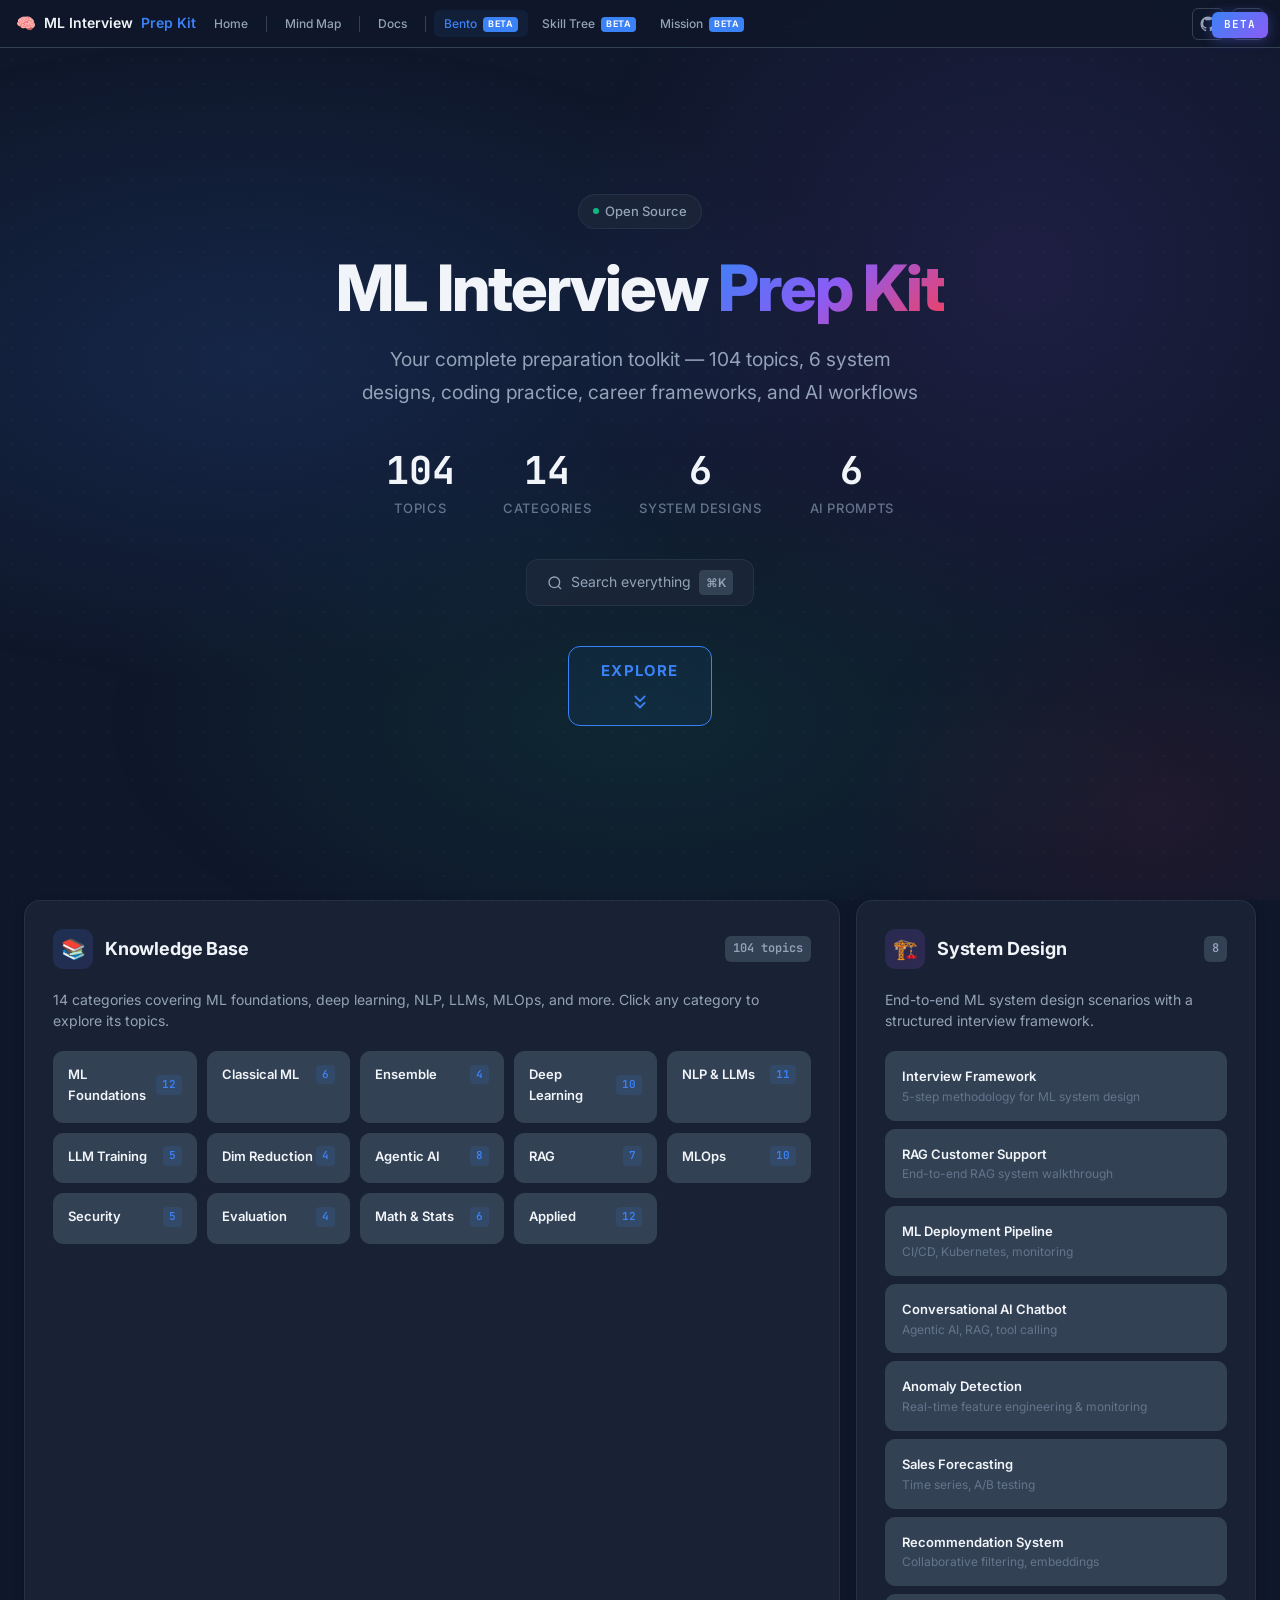
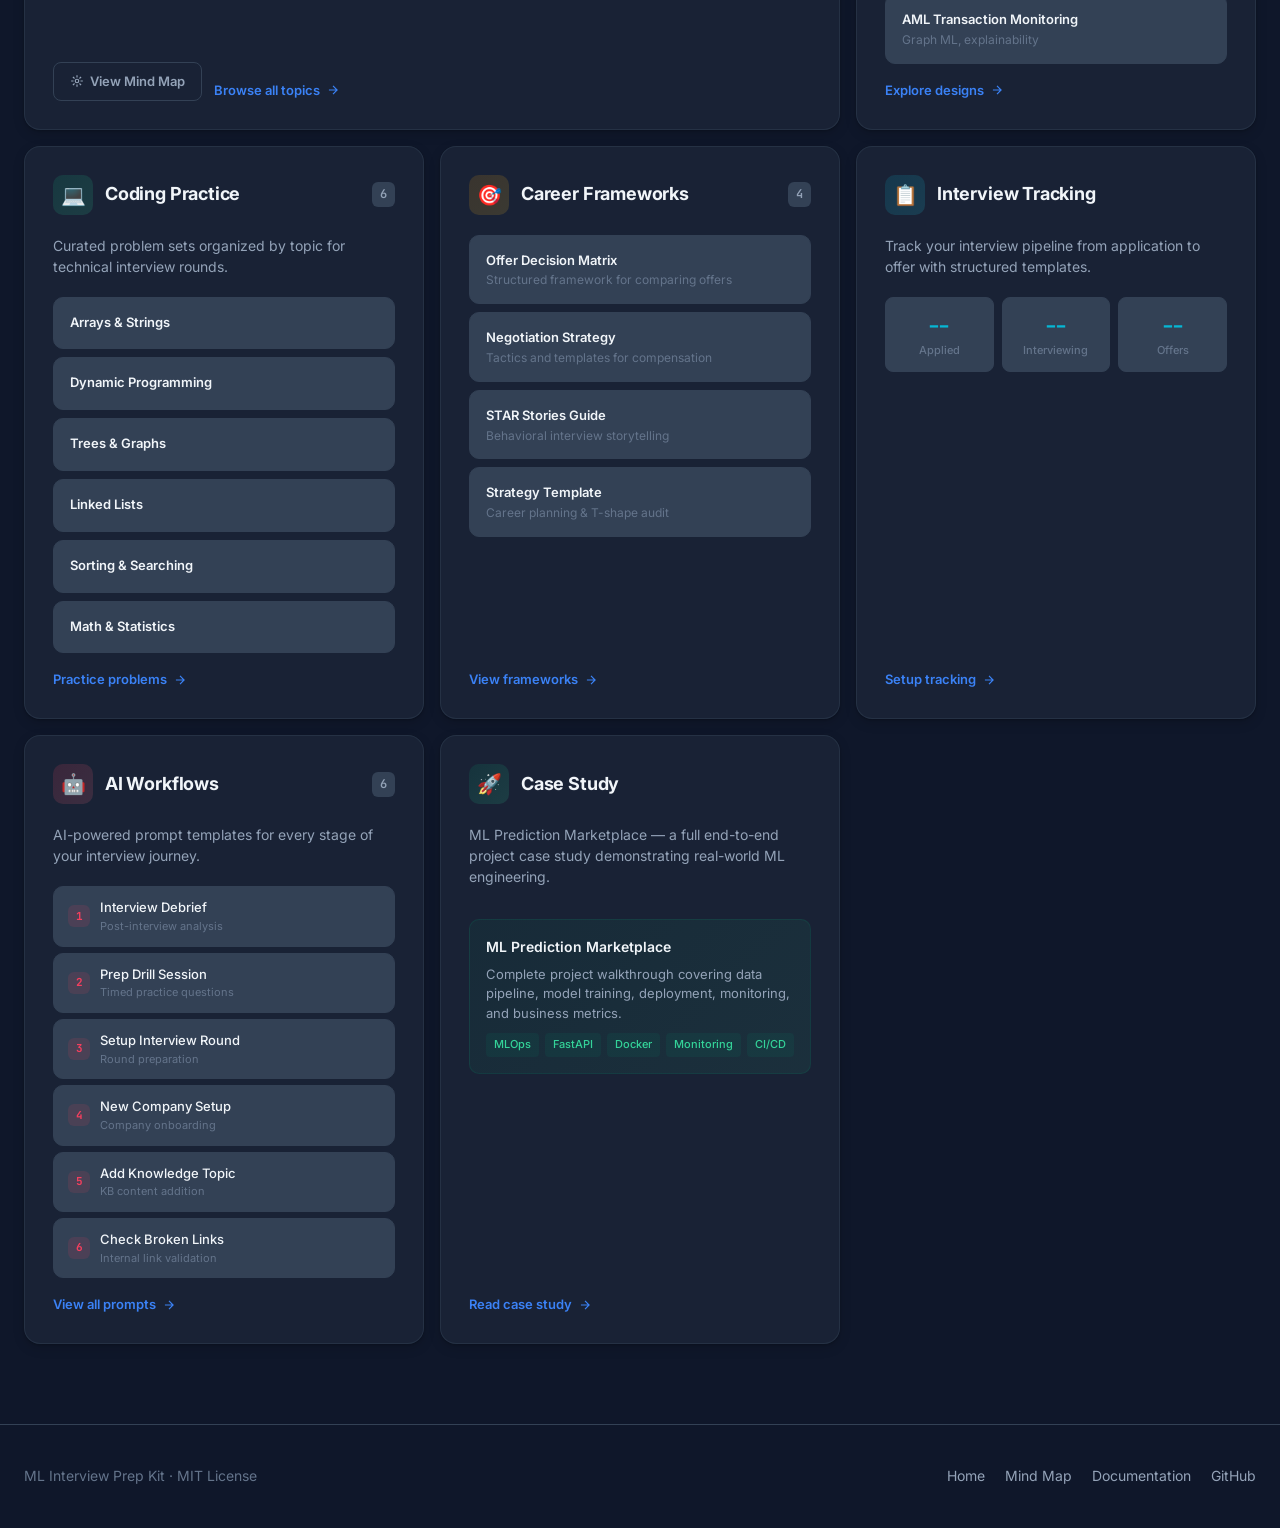
<file: overview-prototypes/bento.html>
<!DOCTYPE html>
<html lang="en">
<head>
  <meta charset="UTF-8">
  <meta name="viewport" content="width=device-width, initial-scale=1.0, viewport-fit=cover">
  <title>ML Interview Prep Kit — Overview</title>
  <meta name="description" content="Your complete ML interview preparation toolkit — 104 topics, 6 system designs, coding practice, career frameworks, and AI workflows.">
  <meta name="theme-color" content="#0f172a">

  <!-- Open Graph -->
  <meta property="og:title" content="ML Interview Prep Kit — Overview">
  <meta property="og:description" content="Your complete ML interview preparation toolkit — 104 topics, 6 system designs, coding practice, career frameworks, and AI workflows.">
  <meta property="og:type" content="website">
  <meta property="og:url" content="https://interview.prasanth.io/overview-bento.html">
  <meta property="og:site_name" content="ML Interview Prep Kit">
  <meta property="og:locale" content="en_US">

  <!-- Twitter Card -->
  <meta name="twitter:card" content="summary_large_image">
  <meta name="twitter:title" content="ML Interview Prep Kit — Overview">
  <meta name="twitter:description" content="Your complete ML interview preparation toolkit — 104 topics, 6 system designs, coding practice, career frameworks, and AI workflows.">

  <link rel="icon" href="data:image/svg+xml,<svg xmlns=%22http://www.w3.org/2000/svg%22 viewBox=%220 0 100 100%22><text y=%22.9em%22 font-size=%2290%22>🧠</text></svg>">

  <!-- Fonts -->
  <link rel="preconnect" href="https://fonts.googleapis.com">
  <link rel="preconnect" href="https://fonts.gstatic.com" crossorigin>
  <link href="https://fonts.googleapis.com/css2?family=Inter:wght@400;500;600;700;800&family=JetBrains+Mono:wght@400;500;600&display=swap" rel="stylesheet">

  <style>
    /* ─── Color Tokens ──────────────────────────────── */
    :root {
      --bg-primary: #f8fafc;
      --bg-secondary: #ffffff;
      --bg-tertiary: #f1f5f9;
      --text-primary: #0f172a;
      --text-secondary: #64748b;
      --text-muted: #94a3b8;
      --border-color: #e2e8f0;
      --accent: #3b82f6;
      --accent-hover: #2563eb;
      --radius: 0.625rem;
      --glass-bg: rgba(255, 255, 255, 0.7);
      --glass-border: rgba(255, 255, 255, 0.5);
      --hero-text: #0f172a;
      --card-shadow: 0 1px 3px rgba(0,0,0,0.04), 0 4px 12px rgba(0,0,0,0.03);
      --card-shadow-hover: 0 4px 16px rgba(0,0,0,0.08), 0 8px 32px rgba(0,0,0,0.06);
      --nav-bg: rgba(248, 250, 252, 0.8);
      --command-bg: rgba(255,255,255,0.95);
      --command-item-hover: #f1f5f9;
      --dot-color: rgba(0,0,0,0.04);
      --kb-gradient: linear-gradient(135deg, #3b82f6, #6366f1);
      --sd-gradient: linear-gradient(135deg, #8b5cf6, #a855f7);
      --cp-gradient: linear-gradient(135deg, #10b981, #34d399);
      --cf-gradient: linear-gradient(135deg, #f59e0b, #fbbf24);
      --it-gradient: linear-gradient(135deg, #06b6d4, #22d3ee);
      --pt-gradient: linear-gradient(135deg, #f43f5e, #fb7185);
      --cs-gradient: linear-gradient(135deg, #059669, #34d399);
    }
    .dark {
      --bg-primary: #0f172a;
      --bg-secondary: #1e293b;
      --bg-tertiary: #334155;
      --text-primary: #f1f5f9;
      --text-secondary: #94a3b8;
      --text-muted: #64748b;
      --border-color: #334155;
      --accent: #3b82f6;
      --accent-hover: #60a5fa;
      --glass-bg: rgba(30, 41, 59, 0.7);
      --glass-border: rgba(51, 65, 85, 0.5);
      --hero-text: #f1f5f9;
      --card-shadow: 0 1px 3px rgba(0,0,0,0.2), 0 4px 12px rgba(0,0,0,0.15);
      --card-shadow-hover: 0 4px 16px rgba(0,0,0,0.3), 0 8px 32px rgba(0,0,0,0.2);
      --nav-bg: rgba(15, 23, 42, 0.8);
      --command-bg: rgba(30, 41, 59, 0.95);
      --command-item-hover: #334155;
      --dot-color: rgba(255,255,255,0.03);
    }

    /* ─── Reset & Base ──────────────────────────────── */
    *, *::before, *::after { box-sizing: border-box; margin: 0; padding: 0; }
    html { scroll-behavior: smooth; -webkit-font-smoothing: antialiased; -moz-osx-font-smoothing: grayscale; }
    body {
      font-family: 'Inter', -apple-system, BlinkMacSystemFont, sans-serif;
      background: var(--bg-primary);
      color: var(--text-primary);
      line-height: 1.6;
      overflow-x: hidden;
      transition: background 0.3s cubic-bezier(0.4, 0, 0.2, 1), color 0.3s cubic-bezier(0.4, 0, 0.2, 1);
    }
    a { color: inherit; text-decoration: none; }

    /* ─── Dot Grid Background ───────────────────────── */
    body::before {
      content: '';
      position: fixed;
      inset: 0;
      z-index: 0;
      background-image: radial-gradient(var(--dot-color) 1px, transparent 1px);
      background-size: 24px 24px;
      pointer-events: none;
    }

    /* ─── Navigation (unified header) ──────────────── */
    .nav {
      position: fixed; top: 0; left: 0; right: 0; height: 48px; z-index: 100;
      background: var(--nav-bg); backdrop-filter: blur(16px); -webkit-backdrop-filter: blur(16px);
      border-bottom: 1px solid var(--border-color);
      display: flex; align-items: center; padding: 0 16px; gap: 8px;
      transition: background 0.3s, border-color 0.3s;
    }
    .nav-brand {
      font-weight: 600; font-size: 14px; display: flex; align-items: center; gap: 8px;
      white-space: nowrap; color: var(--text-primary); text-decoration: none;
    }
    .nav-brand em { color: var(--accent); font-style: normal; }
    .nav-links {
      display: flex; align-items: center; gap: 4px;
    }
    .nav-link {
      padding: 4px 10px; border-radius: 6px; font-size: 12px; font-weight: 500;
      color: var(--text-secondary); transition: all 0.2s; white-space: nowrap;
    }
    .nav-link:hover { color: var(--text-primary); background: var(--bg-tertiary); }
    .nav-link.active { color: var(--accent); background: rgba(59, 130, 246, 0.08); }
    .nav-sep { width: 1px; height: 16px; background: var(--border-color); margin: 0 4px; }
    .beta-badge { display:inline-block; font-size:9px; font-weight:600; letter-spacing:0.5px; padding:1px 5px; border-radius:4px; background:var(--accent); color:#fff; vertical-align:middle; margin-left:3px; line-height:1.4; }
    .nav-actions {
      display: flex; align-items: center; gap: 8px; margin-left: auto;
    }
    .nav-icon-btn {
      width: 32px; height: 32px; border-radius: 6px;
      border: 1px solid var(--border-color); background: transparent;
      color: var(--text-secondary); display: flex; align-items: center; justify-content: center;
      cursor: pointer; transition: all 0.2s;
    }
    .nav-icon-btn:hover { border-color: var(--accent); color: var(--accent); }
    .nav-icon-btn svg { width: 18px; height: 18px; }

    /* ─── Hero ──────────────────────────────────────── */
    .hero {
      position: relative;
      min-height: 100vh;
      display: flex;
      flex-direction: column;
      align-items: center;
      justify-content: center;
      padding: 100px 24px 80px;
      overflow: hidden;
    }
    .hero-mesh {
      position: absolute;
      inset: 0;
      z-index: 0;
      background:
        radial-gradient(ellipse 80% 60% at 20% 40%, rgba(59,130,246,0.12) 0%, transparent 60%),
        radial-gradient(ellipse 60% 80% at 80% 30%, rgba(139,92,246,0.10) 0%, transparent 60%),
        radial-gradient(ellipse 70% 50% at 50% 80%, rgba(16,185,129,0.08) 0%, transparent 60%),
        radial-gradient(ellipse 40% 40% at 90% 90%, rgba(244,63,94,0.06) 0%, transparent 60%);
      animation: meshMove 20s ease-in-out infinite alternate;
    }
    @keyframes meshMove {
      0% { transform: scale(1) translate(0, 0); }
      25% { transform: scale(1.05) translate(-10px, 15px); }
      50% { transform: scale(1.02) translate(10px, -10px); }
      75% { transform: scale(1.07) translate(-5px, -15px); }
      100% { transform: scale(1) translate(5px, 10px); }
    }
    .dark .hero-mesh {
      background:
        radial-gradient(ellipse 80% 60% at 20% 40%, rgba(59,130,246,0.15) 0%, transparent 60%),
        radial-gradient(ellipse 60% 80% at 80% 30%, rgba(139,92,246,0.12) 0%, transparent 60%),
        radial-gradient(ellipse 70% 50% at 50% 80%, rgba(16,185,129,0.10) 0%, transparent 60%),
        radial-gradient(ellipse 40% 40% at 90% 90%, rgba(244,63,94,0.08) 0%, transparent 60%);
    }
    .hero-content {
      position: relative;
      z-index: 1;
      text-align: center;
      max-width: 720px;
    }
    .hero-badge {
      display: inline-flex;
      align-items: center;
      gap: 6px;
      padding: 6px 14px;
      border-radius: 100px;
      background: var(--glass-bg);
      border: 1px solid var(--glass-border);
      font-size: 13px;
      font-weight: 500;
      color: var(--text-secondary);
      margin-bottom: 24px;
      backdrop-filter: blur(8px);
      -webkit-backdrop-filter: blur(8px);
    }
    .hero-badge-dot {
      width: 6px;
      height: 6px;
      border-radius: 50%;
      background: #10b981;
      animation: pulse-dot 2s ease-in-out infinite;
    }
    @keyframes pulse-dot {
      0%, 100% { opacity: 1; transform: scale(1); }
      50% { opacity: 0.5; transform: scale(1.4); }
    }
    .hero h1 {
      font-size: clamp(2.5rem, 6vw, 4rem);
      font-weight: 800;
      letter-spacing: -0.03em;
      line-height: 1.1;
      color: var(--hero-text);
      margin-bottom: 20px;
    }
    .hero h1 span {
      background: linear-gradient(135deg, #3b82f6, #8b5cf6, #f43f5e);
      -webkit-background-clip: text;
      -webkit-text-fill-color: transparent;
      background-clip: text;
    }
    .hero-tagline {
      font-size: clamp(1rem, 2vw, 1.2rem);
      color: var(--text-secondary);
      max-width: 560px;
      margin: 0 auto 40px;
      line-height: 1.7;
    }

    /* Hero Stats */
    .hero-stats {
      display: flex;
      justify-content: center;
      gap: 48px;
      margin-bottom: 40px;
      flex-wrap: wrap;
    }
    .hero-stat {
      text-align: center;
    }
    .hero-stat-number {
      font-family: 'JetBrains Mono', monospace;
      font-size: 2.4rem;
      font-weight: 700;
      color: var(--text-primary);
      line-height: 1.2;
    }
    .hero-stat-label {
      font-size: 13px;
      color: var(--text-muted);
      font-weight: 500;
      text-transform: uppercase;
      letter-spacing: 0.05em;
      margin-top: 4px;
    }

    /* Command hint */
    .command-hint {
      display: inline-flex;
      align-items: center;
      gap: 8px;
      padding: 10px 20px;
      border-radius: 12px;
      background: var(--glass-bg);
      border: 1px solid var(--glass-border);
      font-size: 14px;
      color: var(--text-secondary);
      cursor: pointer;
      transition: all 0.2s;
      backdrop-filter: blur(8px);
      -webkit-backdrop-filter: blur(8px);
    }
    .command-hint:hover {
      border-color: var(--accent);
      color: var(--text-primary);
    }
    .command-hint kbd {
      font-family: 'Inter', sans-serif;
      font-size: 12px;
      padding: 2px 6px;
      border-radius: 4px;
      background: var(--bg-tertiary);
      border: 1px solid var(--border-color);
      font-weight: 600;
    }

    /* ─── Scroll Indicator ──────────────────────────── */
    .scroll-indicator {
      position: relative;
      margin-top: 40px;
      display: inline-flex;
      flex-direction: column;
      align-items: center;
      gap: 8px;
      color: var(--accent);
      font-size: 14px;
      font-weight: 600;
      letter-spacing: 0.06em;
      animation: fade-in 1s ease 1.5s both;
      cursor: pointer;
      transition: all 0.25s;
      z-index: 1;
      padding: 12px 32px;
      border-radius: 12px;
      border: 1.5px solid var(--accent);
      background: rgba(59, 130, 246, 0.06);
    }
    .scroll-indicator:hover {
      color: white;
      background: var(--accent);
      transform: translateY(-2px);
      box-shadow: 0 4px 20px rgba(59, 130, 246, 0.3);
    }
    .scroll-indicator svg {
      width: 22px;
      height: 22px;
      animation: bounce-down 2s ease-in-out infinite;
    }
    .scroll-indicator span {
      font-size: 15px;
      font-weight: 700;
      letter-spacing: 0.08em;
      text-transform: uppercase;
    }
    @keyframes bounce-down {
      0%, 100% { transform: translateY(0); opacity: 0.6; }
      50% { transform: translateY(6px); opacity: 1; }
    }
    @keyframes fade-in {
      from { opacity: 0; }
      to { opacity: 1; }
    }

    /* ─── Bento Grid ────────────────────────────────── */
    .bento-section {
      position: relative;
      z-index: 1;
      max-width: 1280px;
      margin: 0 auto;
      padding: 0 24px 80px;
    }
    .bento-grid {
      display: grid;
      grid-template-columns: repeat(3, 1fr);
      gap: 16px;
    }

    /* ─── Card Base ─────────────────────────────────── */
    .bento-card {
      background: var(--glass-bg);
      border: 1px solid var(--glass-border);
      border-radius: 16px;
      padding: 28px;
      transition: all 0.4s cubic-bezier(0.4, 0, 0.2, 1);
      box-shadow: var(--card-shadow);
      position: relative;
      overflow: hidden;
      /* Reveal animation initial state */
      opacity: 0;
      transform: translateY(24px);
    }
    @supports (backdrop-filter: blur(1px)) {
      .bento-card {
        backdrop-filter: blur(12px);
        -webkit-backdrop-filter: blur(12px);
      }
    }
    @supports not (backdrop-filter: blur(1px)) {
      .bento-card {
        background: var(--bg-secondary);
      }
    }
    .bento-card.revealed {
      opacity: 1;
      transform: translateY(0);
    }
    .bento-card:hover {
      transform: translateY(0) scale(1.02);
      box-shadow: var(--card-shadow-hover);
      border-color: var(--accent);
    }
    .bento-card.revealed:hover {
      transform: scale(1.02);
    }

    /* Card accent stripe */
    .bento-card::before {
      content: '';
      position: absolute;
      top: 0;
      left: 0;
      right: 0;
      height: 3px;
      border-radius: 16px 16px 0 0;
      opacity: 0;
      transition: opacity 0.3s;
    }
    .bento-card:hover::before { opacity: 1; }

    /* Size variants */
    .bento-card--large { grid-column: span 2; grid-row: span 2; }
    .bento-card--medium { grid-column: span 1; grid-row: span 2; }

    /* Card header */
    .card-header {
      display: flex;
      align-items: center;
      justify-content: space-between;
      margin-bottom: 20px;
    }
    .card-header-left {
      display: flex;
      align-items: center;
      gap: 12px;
    }
    .card-icon {
      width: 40px;
      height: 40px;
      border-radius: 10px;
      display: flex;
      align-items: center;
      justify-content: center;
      font-size: 20px;
    }
    .card-title {
      font-size: 18px;
      font-weight: 700;
      letter-spacing: -0.01em;
    }
    .card-count {
      font-family: 'JetBrains Mono', monospace;
      font-size: 12px;
      font-weight: 600;
      padding: 3px 8px;
      border-radius: 6px;
      background: var(--bg-tertiary);
      color: var(--text-secondary);
    }
    .card-desc {
      font-size: 14px;
      color: var(--text-secondary);
      margin-bottom: 20px;
      line-height: 1.5;
    }
    .card-link {
      display: inline-flex;
      align-items: center;
      gap: 6px;
      font-size: 13px;
      font-weight: 600;
      color: var(--accent);
      transition: gap 0.2s;
      margin-top: auto;
    }
    .card-link:hover { gap: 10px; }
    .card-link svg { width: 14px; height: 14px; }

    /* ─── Pillar accent colors ──────────────────────── */
    .card-kb::before { background: var(--kb-gradient); }
    .card-kb .card-icon { background: linear-gradient(135deg, rgba(59,130,246,0.15), rgba(99,102,241,0.15)); color: #3b82f6; }
    .card-sd::before { background: var(--sd-gradient); }
    .card-sd .card-icon { background: linear-gradient(135deg, rgba(139,92,246,0.15), rgba(168,85,247,0.15)); color: #8b5cf6; }
    .card-cp::before { background: var(--cp-gradient); }
    .card-cp .card-icon { background: linear-gradient(135deg, rgba(16,185,129,0.15), rgba(52,211,153,0.15)); color: #10b981; }
    .card-cf::before { background: var(--cf-gradient); }
    .card-cf .card-icon { background: linear-gradient(135deg, rgba(245,158,11,0.15), rgba(251,191,36,0.15)); color: #f59e0b; }
    .card-it::before { background: var(--it-gradient); }
    .card-it .card-icon { background: linear-gradient(135deg, rgba(6,182,212,0.15), rgba(34,211,238,0.15)); color: #06b6d4; }
    .card-pt::before { background: var(--pt-gradient); }
    .card-pt .card-icon { background: linear-gradient(135deg, rgba(244,63,94,0.15), rgba(251,113,133,0.15)); color: #f43f5e; }
    .card-cs::before { background: var(--cs-gradient); }
    .card-cs .card-icon { background: linear-gradient(135deg, rgba(5,150,105,0.15), rgba(52,211,153,0.15)); color: #059669; }

    /* ─── KB Mini Grid ──────────────────────────────── */
    .kb-categories {
      display: grid;
      grid-template-columns: repeat(auto-fill, minmax(140px, 1fr));
      gap: 10px;
      margin-bottom: 20px;
    }
    .kb-cat {
      padding: 12px 14px;
      border-radius: 10px;
      background: var(--bg-tertiary);
      border: 1px solid var(--border-color);
      cursor: pointer;
      transition: all 0.2s cubic-bezier(0.4, 0, 0.2, 1);
      position: relative;
    }
    .kb-cat:hover {
      border-color: #3b82f6;
      background: rgba(59,130,246,0.06);
    }
    .kb-cat.expanded {
      border-color: #3b82f6;
      background: rgba(59,130,246,0.06);
      grid-column: 1 / -1;
    }
    .kb-cat-name {
      font-size: 13px;
      font-weight: 600;
      margin-bottom: 4px;
      display: flex;
      align-items: center;
      justify-content: space-between;
    }
    .kb-cat-badge {
      font-family: 'JetBrains Mono', monospace;
      font-size: 11px;
      font-weight: 600;
      padding: 1px 6px;
      border-radius: 4px;
      background: rgba(59,130,246,0.12);
      color: #3b82f6;
    }
    .kb-cat-desc {
      font-size: 12px;
      color: var(--text-muted);
      line-height: 1.4;
      display: none;
    }
    .kb-cat.expanded .kb-cat-desc { display: block; }
    .kb-topics {
      display: none;
      margin-top: 10px;
      padding-top: 10px;
      border-top: 1px solid var(--border-color);
    }
    .kb-cat.expanded .kb-topics { display: block; }
    .kb-topics-list {
      display: flex;
      flex-wrap: wrap;
      gap: 6px;
    }
    .kb-topic {
      font-size: 12px;
      padding: 4px 10px;
      border-radius: 6px;
      background: var(--bg-secondary);
      border: 1px solid var(--border-color);
      color: var(--text-secondary);
      transition: all 0.15s;
      cursor: default;
    }
    .kb-topic:hover { border-color: #6366f1; color: var(--text-primary); }

    /* ─── Scenario / Item Cards ─────────────────────── */
    .item-grid {
      display: grid;
      gap: 8px;
    }
    .item-card {
      display: block;
      padding: 14px 16px;
      border-radius: 10px;
      background: var(--bg-tertiary);
      border: 1px solid var(--border-color);
      transition: all 0.2s cubic-bezier(0.4, 0, 0.2, 1);
    }
    .item-card:hover {
      border-color: var(--accent);
      transform: translateX(4px);
    }
    .item-card-name {
      font-size: 13px;
      font-weight: 600;
      margin-bottom: 2px;
    }
    .item-card-desc {
      font-size: 12px;
      color: var(--text-muted);
      line-height: 1.4;
    }

    /* ─── Prompt chain flow ─────────────────────────── */
    .prompt-chain {
      display: flex;
      flex-direction: column;
      gap: 6px;
    }
    .prompt-chain-item {
      display: flex;
      align-items: center;
      gap: 10px;
      padding: 10px 14px;
      border-radius: 10px;
      background: var(--bg-tertiary);
      border: 1px solid var(--border-color);
      transition: all 0.2s;
    }
    .prompt-chain-item:hover {
      border-color: #f43f5e;
      transform: translateX(4px);
    }
    .prompt-chain-num {
      font-family: 'JetBrains Mono', monospace;
      font-size: 11px;
      font-weight: 700;
      width: 22px;
      height: 22px;
      border-radius: 6px;
      background: rgba(244,63,94,0.12);
      color: #f43f5e;
      display: flex;
      align-items: center;
      justify-content: center;
      flex-shrink: 0;
    }
    .prompt-chain-text {
      font-size: 13px;
      font-weight: 500;
    }
    .prompt-chain-desc {
      font-size: 11px;
      color: var(--text-muted);
    }

    /* ─── Case Study Accent ─────────────────────────── */
    .case-study-visual {
      margin-top: 12px;
      padding: 16px;
      border-radius: 10px;
      background: linear-gradient(135deg, rgba(5,150,105,0.08), rgba(52,211,153,0.08));
      border: 1px solid rgba(5,150,105,0.15);
    }
    .case-study-tags {
      display: flex;
      flex-wrap: wrap;
      gap: 6px;
      margin-top: 10px;
    }
    .case-study-tag {
      font-size: 11px;
      padding: 3px 8px;
      border-radius: 4px;
      background: rgba(5,150,105,0.1);
      color: #059669;
      font-weight: 500;
    }
    .dark .case-study-tag { color: #34d399; }

    /* ─── Footer ────────────────────────────────────── */
    .footer {
      position: relative;
      z-index: 1;
      max-width: 1280px;
      margin: 0 auto;
      padding: 40px 24px;
      border-top: 1px solid var(--border-color);
      display: flex;
      align-items: center;
      justify-content: space-between;
      flex-wrap: wrap;
      gap: 16px;
    }
    .footer-left {
      font-size: 14px;
      color: var(--text-muted);
    }
    .footer-links {
      display: flex;
      gap: 20px;
    }
    .footer-link {
      font-size: 14px;
      color: var(--text-secondary);
      transition: color 0.2s;
    }
    .footer-link:hover { color: var(--accent); }

    /* ─── Command Palette ───────────────────────────── */
    .command-overlay {
      position: fixed;
      inset: 0;
      z-index: 200;
      background: rgba(0,0,0,0.5);
      backdrop-filter: blur(4px);
      -webkit-backdrop-filter: blur(4px);
      display: none;
      align-items: flex-start;
      justify-content: center;
      padding-top: 20vh;
    }
    .command-overlay.open { display: flex; }
    .command-palette {
      width: 560px;
      max-width: 90vw;
      max-height: 60vh;
      background: var(--command-bg);
      border-radius: 16px;
      border: 1px solid var(--border-color);
      box-shadow: 0 24px 64px rgba(0,0,0,0.2);
      overflow: hidden;
      display: flex;
      flex-direction: column;
      backdrop-filter: blur(20px);
      -webkit-backdrop-filter: blur(20px);
    }
    .command-input-wrap {
      display: flex;
      align-items: center;
      padding: 16px 20px;
      border-bottom: 1px solid var(--border-color);
      gap: 12px;
    }
    .command-input-wrap svg { width: 20px; height: 20px; color: var(--text-muted); flex-shrink: 0; }
    .command-input {
      flex: 1;
      border: none;
      background: transparent;
      font-size: 16px;
      font-family: 'Inter', sans-serif;
      color: var(--text-primary);
      outline: none;
    }
    .command-input::placeholder { color: var(--text-muted); }
    .command-results {
      overflow-y: auto;
      padding: 8px;
      flex: 1;
    }
    .command-item {
      display: flex;
      align-items: center;
      gap: 12px;
      padding: 10px 14px;
      border-radius: 10px;
      cursor: pointer;
      transition: background 0.1s;
    }
    .command-item:hover, .command-item.active {
      background: var(--command-item-hover);
    }
    .command-item-badge {
      font-size: 10px;
      font-weight: 700;
      padding: 2px 6px;
      border-radius: 4px;
      text-transform: uppercase;
      letter-spacing: 0.05em;
      flex-shrink: 0;
    }
    .command-item-name {
      font-size: 14px;
      font-weight: 500;
    }
    .command-item-desc {
      font-size: 12px;
      color: var(--text-muted);
      margin-left: auto;
      white-space: nowrap;
      overflow: hidden;
      text-overflow: ellipsis;
      max-width: 200px;
    }
    .command-empty {
      padding: 32px;
      text-align: center;
      color: var(--text-muted);
      font-size: 14px;
    }

    /* Badge colors */
    .badge-kb { background: rgba(59,130,246,0.12); color: #3b82f6; }
    .badge-sd { background: rgba(139,92,246,0.12); color: #8b5cf6; }
    .badge-cp { background: rgba(16,185,129,0.12); color: #10b981; }
    .badge-cf { background: rgba(245,158,11,0.12); color: #f59e0b; }
    .badge-pt { background: rgba(244,63,94,0.12); color: #f43f5e; }
    .badge-cs { background: rgba(5,150,105,0.12); color: #059669; }

    /* ─── Hamburger Menu ────────────────────────────── */
    .mobile-menu-btn {
      display: none; width: 40px; height: 40px; border-radius: 8px; cursor: pointer;
      border: 1px solid var(--border-color); background: var(--bg-secondary);
      color: var(--text-secondary); align-items: center; justify-content: center;
      transition: all 0.2s; flex-shrink: 0;
    }
    .mobile-menu-btn:hover { border-color: var(--accent); color: var(--accent); }
    .mobile-menu-btn svg { width: 20px; height: 20px; }
    .mobile-drawer-backdrop {
      display: none; position: fixed; inset: 0; z-index: 300;
      background: rgba(0,0,0,0.5); opacity: 0; transition: opacity 0.3s;
    }
    .mobile-drawer-backdrop.open { display: block; opacity: 1; }
    .mobile-drawer {
      position: fixed; top: 0; right: 0; bottom: 0; width: min(300px, 80vw);
      z-index: 301; background: var(--bg-secondary); border-left: 1px solid var(--border-color);
      transform: translateX(100%); transition: transform 0.3s cubic-bezier(0.4, 0, 0.2, 1);
      padding: 20px; display: flex; flex-direction: column; gap: 4px; overflow-y: auto;
    }
    .mobile-drawer.open { transform: translateX(0); }
    .mobile-drawer-close {
      align-self: flex-end; width: 36px; height: 36px; border-radius: 8px;
      border: 1px solid var(--border-color); background: transparent;
      color: var(--text-secondary); cursor: pointer; display: flex;
      align-items: center; justify-content: center; font-size: 18px;
      margin-bottom: 12px; transition: all 0.2s;
    }
    .mobile-drawer-close:hover { background: var(--bg-tertiary); color: var(--text-primary); }
    .mobile-drawer a {
      display: block; padding: 12px 16px; border-radius: 10px;
      font-size: 15px; font-weight: 500; color: var(--text-primary);
      text-decoration: none; transition: background 0.15s;
    }
    .mobile-drawer a:hover { background: var(--bg-tertiary); }
    .mobile-drawer a.active { color: var(--accent); background: rgba(59, 130, 246, 0.08); }

    /* ─── Responsive ────────────────────────────────── */
    @media (max-width: 1024px) {
      .bento-grid { grid-template-columns: repeat(2, 1fr); }
      .bento-card--large { grid-column: span 2; grid-row: span 1; }
      .hero-stats { gap: 32px; }
    }
    @media (max-width: 768px) {
      .bento-grid { grid-template-columns: 1fr; }
      .bento-card--large, .bento-card--medium { grid-column: span 1; grid-row: span 1; }
      .hero h1 { font-size: 2rem; }
      .hero { padding: 100px 20px 60px; min-height: auto; }
      .hero-stats { gap: 20px; }
      .hero-stat-number { font-size: 1.6rem; }
      .nav-links { display: none; }
      .mobile-menu-btn { display: flex; }
      .kb-categories { grid-template-columns: repeat(auto-fill, minmax(120px, 1fr)); }
      .footer { flex-direction: column; text-align: center; }
      .command-hint kbd { display: none; }
      .scroll-indicator { margin-top: 28px; padding: 10px 24px; }
      .scroll-indicator span { font-size: 13px; }
      .hero-mesh { animation: none; }
      body::before { display: none; }
      .glass, .hero-badge, .command-hint {
        backdrop-filter: none; -webkit-backdrop-filter: none;
      }
    }
    @media (max-width: 480px) {
      .bento-section { padding: 0 16px 40px; }
      .bento-card { padding: 20px; border-radius: 12px; }
      .kb-categories { grid-template-columns: repeat(auto-fill, minmax(100px, 1fr)); }
      .hero h1 { font-size: 1.75rem; }
      .hero-stat-number { font-size: 1.4rem; }
      .card-title { font-size: 16px; }
      .nav { padding: 0 12px; gap: 6px; }
      .nav-brand { font-size: 12px; }
      .nav-brand em { display: none; }
      .command-input { font-size: 16px; }
    }
    /* ─── Touch Devices ─────────────────────────────── */
    @media (hover: none) {
      .bento-card:hover { transform: none; box-shadow: var(--card-shadow); border-color: var(--glass-border); }
      .bento-card.revealed:hover { transform: none; }
      .item-card:hover { transform: none; }
      .prompt-chain-item:hover { transform: none; }
      .kb-cat:hover { background: var(--bg-tertiary); border-color: var(--border-color); }
    }

    /* ─── Scroll reveal transition ──────────────────── */
    .bento-card {
      transition: opacity 0.6s cubic-bezier(0.4, 0, 0.2, 1),
                  transform 0.6s cubic-bezier(0.4, 0, 0.2, 1),
                  box-shadow 0.3s cubic-bezier(0.4, 0, 0.2, 1),
                  border-color 0.3s cubic-bezier(0.4, 0, 0.2, 1);
    }

    /* Card flex layout for bottom link */
    .bento-card { display: flex; flex-direction: column; }
    .card-bottom { margin-top: auto; padding-top: 16px; display: flex; gap: 12px; align-items: center; flex-wrap: wrap; }

    /* KB view map button */
    .btn-outline {
      display: inline-flex;
      align-items: center;
      gap: 6px;
      padding: 8px 16px;
      border-radius: 8px;
      border: 1px solid var(--border-color);
      background: transparent;
      font-size: 13px;
      font-weight: 600;
      color: var(--text-secondary);
      cursor: pointer;
      transition: all 0.2s;
      text-decoration: none;
    }
    .btn-outline:hover { border-color: var(--accent); color: var(--accent); }

    /* Tracking card visual */
    .tracking-visual {
      display: grid;
      grid-template-columns: repeat(3, 1fr);
      gap: 8px;
      margin-bottom: 16px;
    }
    .tracking-stage {
      text-align: center;
      padding: 12px 8px;
      border-radius: 8px;
      background: var(--bg-tertiary);
      border: 1px solid var(--border-color);
    }
    .tracking-stage-label {
      font-size: 11px;
      color: var(--text-muted);
      font-weight: 500;
    }
    .tracking-stage-count {
      font-family: 'JetBrains Mono', monospace;
      font-size: 20px;
      font-weight: 700;
      color: #06b6d4;
    }

    /* ─── Reduced Motion ────────────────────────────── */
    @media (prefers-reduced-motion: reduce) {
      *, *::before, *::after {
        animation-duration: 0.01ms !important;
        animation-iteration-count: 1 !important;
        transition-duration: 0.01ms !important;
      }
    }
  </style>
</head>
<body>

  <!-- Beta Ribbon -->
  <div style="position:fixed;top:12px;right:12px;z-index:9999;background:linear-gradient(135deg,#3b82f6,#8b5cf6);color:#fff;font-family:'JetBrains Mono',monospace;font-size:11px;font-weight:600;letter-spacing:1px;padding:4px 12px;border-radius:6px;box-shadow:0 2px 12px rgba(99,102,241,0.4);pointer-events:none;">BETA</div>

  <!-- Navigation -->
  <nav class="nav">
      <a href="/" class="nav-brand"><span style="font-size:16px">🧠</span> ML Interview <em>Prep Kit</em></a>
      <div class="nav-links">
        <a href="/" class="nav-link">Home</a>
        <span class="nav-sep"></span>
        <a href="/mindmap.html" class="nav-link">Mind Map</a>
        <span class="nav-sep"></span>
        <a href="/docs/" class="nav-link">Docs</a>
        <span class="nav-sep"></span>
        <a href="/overview-prototypes/bento.html" class="nav-link active">Bento <span class="beta-badge">BETA</span></a>
        <a href="/overview-prototypes/skilltree.html" class="nav-link">Skill Tree <span class="beta-badge">BETA</span></a>
        <a href="/overview-prototypes/mission.html" class="nav-link">Mission <span class="beta-badge">BETA</span></a>
      </div>
      <div class="nav-actions">
        <a href="https://github.com/prasanth-ntu/ml-interview-prep-kit" target="_blank" rel="noopener" class="nav-icon-btn" title="GitHub">
          <svg viewBox="0 0 24 24" fill="currentColor"><path d="M12 2C6.477 2 2 6.484 2 12.017c0 4.425 2.865 8.18 6.839 9.504.5.092.682-.217.682-.483 0-.237-.008-.868-.013-1.703-2.782.605-3.369-1.343-3.369-1.343-.454-1.158-1.11-1.466-1.11-1.466-.908-.62.069-.608.069-.608 1.003.07 1.531 1.032 1.531 1.032.892 1.53 2.341 1.088 2.91.832.092-.647.35-1.088.636-1.338-2.22-.253-4.555-1.113-4.555-4.951 0-1.093.39-1.988 1.029-2.688-.103-.253-.446-1.272.098-2.65 0 0 .84-.27 2.75 1.026A9.564 9.564 0 0112 6.844c.85.004 1.705.115 2.504.337 1.909-1.296 2.747-1.027 2.747-1.027.546 1.379.202 2.398.1 2.651.64.7 1.028 1.595 1.028 2.688 0 3.848-2.339 4.695-4.566 4.943.359.309.678.92.678 1.855 0 1.338-.012 2.419-.012 2.747 0 .268.18.58.688.482A10.019 10.019 0 0022 12.017C22 6.484 17.522 2 12 2z"/></svg>
        </a>
        <button class="nav-icon-btn" id="themeToggle" title="Toggle theme">
          <svg viewBox="0 0 24 24" fill="none" stroke="currentColor" stroke-width="2" id="themeIcon">
            <circle cx="12" cy="12" r="5"/><path d="M12 1v2m0 18v2M4.22 4.22l1.42 1.42m12.72 12.72l1.42 1.42M1 12h2m18 0h2M4.22 19.78l1.42-1.42M18.36 5.64l1.42-1.42"/>
          </svg>
        </button>
        <button class="mobile-menu-btn" onclick="openMobileDrawer()" aria-label="Open menu">
          <svg viewBox="0 0 24 24" fill="none" stroke="currentColor" stroke-width="2" stroke-linecap="round"><line x1="3" y1="6" x2="21" y2="6"/><line x1="3" y1="12" x2="21" y2="12"/><line x1="3" y1="18" x2="21" y2="18"/></svg>
        </button>
      </div>
  </nav>

  <!-- Mobile Navigation Drawer -->
  <div class="mobile-drawer-backdrop" id="mobileBackdrop" onclick="closeMobileDrawer()"></div>
  <div class="mobile-drawer" id="mobileDrawer">
    <button class="mobile-drawer-close" onclick="closeMobileDrawer()">&times;</button>
    <a href="/">Home</a>
    <a href="/overview-prototypes/bento.html" class="active">Bento Grid</a>
    <a href="/mindmap.html">Mind Map</a>
    <a href="/docs/">Documentation</a>
    <a href="/overview-prototypes/skilltree.html">Skill Tree</a>
    <a href="/overview-prototypes/mission.html">Mission Control</a>
    <a href="https://github.com/prasanth-ntu/ml-interview-prep-kit" target="_blank">GitHub</a>
  </div>

  <!-- Hero -->
  <section class="hero">
    <div class="hero-mesh"></div>
    <div class="hero-content">
      <div class="hero-badge">
        <span class="hero-badge-dot"></span>
        Open Source
      </div>
      <h1>ML Interview <span>Prep Kit</span></h1>
      <p class="hero-tagline">Your complete preparation toolkit — 104 topics, 6 system designs, coding practice, career frameworks, and AI workflows</p>
      <div class="hero-stats">
        <div class="hero-stat">
          <div class="hero-stat-number" data-target="104">0</div>
          <div class="hero-stat-label">Topics</div>
        </div>
        <div class="hero-stat">
          <div class="hero-stat-number" data-target="14">0</div>
          <div class="hero-stat-label">Categories</div>
        </div>
        <div class="hero-stat">
          <div class="hero-stat-number" data-target="6">0</div>
          <div class="hero-stat-label">System Designs</div>
        </div>
        <div class="hero-stat">
          <div class="hero-stat-number" data-target="6">0</div>
          <div class="hero-stat-label">AI Prompts</div>
        </div>
      </div>
      <div class="command-hint" id="commandHintBtn">
        <svg width="16" height="16" viewBox="0 0 24 24" fill="none" stroke="currentColor" stroke-width="2"><circle cx="11" cy="11" r="8"/><path d="m21 21-4.35-4.35"/></svg>
        Search everything
        <kbd>&#8984;K</kbd>
      </div>
      <div style="display:flex;justify-content:center;">
        <a class="scroll-indicator" href="#bentoGrid" aria-label="Scroll to content">
          <span>Explore</span>
          <svg viewBox="0 0 24 24" fill="none" stroke="currentColor" stroke-width="2" stroke-linecap="round" stroke-linejoin="round"><path d="M7 13l5 5 5-5"/><path d="M7 6l5 5 5-5"/></svg>
        </a>
      </div>
    </div>
  </section>

  <!-- Bento Grid -->
  <section class="bento-section">
    <div class="bento-grid" id="bentoGrid">
      <!-- Cards injected by JS -->
    </div>
  </section>

  <!-- Footer -->
  <footer class="footer">
    <div class="footer-left">ML Interview Prep Kit &middot; MIT License</div>
    <div class="footer-links">
      <a href="/" class="footer-link">Home</a>
      <a href="/mindmap.html" class="footer-link">Mind Map</a>
      <a href="/docs/" class="footer-link">Documentation</a>
      <a href="https://github.com/prasanth-ntu/ml-interview-prep-kit" class="footer-link" target="_blank" rel="noopener">GitHub</a>
    </div>
  </footer>

  <!-- Command Palette -->
  <div class="command-overlay" id="commandOverlay">
    <div class="command-palette">
      <div class="command-input-wrap">
        <svg viewBox="0 0 24 24" fill="none" stroke="currentColor" stroke-width="2"><circle cx="11" cy="11" r="8"/><path d="m21 21-4.35-4.35"/></svg>
        <input type="text" class="command-input" id="commandInput" placeholder="Search topics, designs, frameworks..." autocomplete="off">
      </div>
      <div class="command-results" id="commandResults"></div>
    </div>
  </div>

  <!-- Data -->
  <script src="../ml-knowledge-map-data.js"></script>

  <script>
    // ─── Section Data ─────────────────────────────────
    const sections = {
      systemDesign: [
        { name: "Interview Framework", desc: "5-step methodology for ML system design", link: "/docs/system-design/template/" },
        { name: "RAG Customer Support", desc: "End-to-end RAG system walkthrough", link: "/docs/system-design/rag-customer-support/" },
        { name: "ML Deployment Pipeline", desc: "CI/CD, Kubernetes, monitoring", link: "/docs/knowledge-base/scenarios/#1-ml-model-deployment-pipeline" },
        { name: "Conversational AI Chatbot", desc: "Agentic AI, RAG, tool calling", link: "/docs/knowledge-base/scenarios/#2-conversational-ai-chatbot" },
        { name: "Anomaly Detection", desc: "Real-time feature engineering & monitoring", link: "/docs/knowledge-base/scenarios/#3-real-time-anomaly-detection-system" },
        { name: "Sales Forecasting", desc: "Time series, A/B testing", link: "/docs/knowledge-base/scenarios/#4-sales-forecasting-system" },
        { name: "Recommendation System", desc: "Collaborative filtering, embeddings", link: "/docs/knowledge-base/scenarios/#5-recommendation-system" },
        { name: "AML Transaction Monitoring", desc: "Graph ML, explainability", link: "/docs/knowledge-base/scenarios/#6-aml-transaction-monitoring" }
      ],
      codingPractice: [
        { name: "Arrays & Strings", link: "/docs/coding-practice/by-topic/arrays-strings/" },
        { name: "Dynamic Programming", link: "/docs/coding-practice/by-topic/dynamic-programming/" },
        { name: "Trees & Graphs", link: "/docs/coding-practice/by-topic/trees-graphs/" },
        { name: "Linked Lists", link: "/docs/coding-practice/by-topic/linked-lists/" },
        { name: "Sorting & Searching", link: "/docs/coding-practice/by-topic/sorting-searching/" },
        { name: "Math & Statistics", link: "/docs/coding-practice/by-topic/math-statistics/" }
      ],
      careerFrameworks: [
        { name: "Offer Decision Matrix", desc: "Structured framework for comparing offers", link: "/docs/career-frameworks/offer-decision-matrix/" },
        { name: "Negotiation Strategy", desc: "Tactics and templates for compensation", link: "/docs/career-frameworks/negotiation-strategy/" },
        { name: "STAR Stories Guide", desc: "Behavioral interview storytelling", link: "/docs/career-frameworks/star-stories-guide/" },
        { name: "Strategy Template", desc: "Career planning & T-shape audit", link: "/docs/career-frameworks/strategy-template/" }
      ],
      promptTemplates: [
        { name: "Interview Debrief", desc: "Post-interview analysis", link: "/docs/prompt-templates/interview-debrief/" },
        { name: "Prep Drill Session", desc: "Timed practice questions", link: "/docs/prompt-templates/interview-prep-drill/" },
        { name: "Setup Interview Round", desc: "Round preparation", link: "/docs/prompt-templates/setup-interview-round/" },
        { name: "New Company Setup", desc: "Company onboarding", link: "/docs/prompt-templates/new-company-setup/" },
        { name: "Add Knowledge Topic", desc: "KB content addition", link: "/docs/prompt-templates/add-knowledge-topic/" },
        { name: "Check Broken Links", desc: "Internal link validation", link: "/docs/prompt-templates/check-broken-links/" }
      ]
    };

    // ─── Arrow SVG ────────────────────────────────────
    const arrowSvg = '<svg viewBox="0 0 24 24" fill="none" stroke="currentColor" stroke-width="2"><path d="M5 12h14m-7-7 7 7-7 7"/></svg>';

    // ─── Build Bento Grid ─────────────────────────────
    function buildGrid() {
      const grid = document.getElementById('bentoGrid');
      const cats = knowledgeMapData.children;
      const totalTopics = cats.reduce((s, c) => s + (c.children ? c.children.length : 0), 0);

      // 1. Knowledge Base (Large)
      let kbHtml = `
        <div class="card-header">
          <div class="card-header-left">
            <div class="card-icon">&#x1F4DA;</div>
            <span class="card-title">Knowledge Base</span>
          </div>
          <span class="card-count">${totalTopics} topics</span>
        </div>
        <p class="card-desc">14 categories covering ML foundations, deep learning, NLP, LLMs, MLOps, and more. Click any category to explore its topics.</p>
        <div class="kb-categories" id="kbCategories">
      `;
      cats.forEach((cat, i) => {
        const topicCount = cat.children ? cat.children.length : 0;
        const topicsHtml = cat.children ? cat.children.map(t =>
          `<span class="kb-topic" title="${(t.desc || '').replace(/"/g, '&quot;')}">${t.name}</span>`
        ).join('') : '';
        kbHtml += `
          <div class="kb-cat" data-index="${i}">
            <div class="kb-cat-name">
              ${cat.name}
              <span class="kb-cat-badge">${topicCount}</span>
            </div>
            <div class="kb-cat-desc">${cat.desc || ''}</div>
            <div class="kb-topics">
              <div class="kb-topics-list">${topicsHtml}</div>
            </div>
          </div>
        `;
      });
      kbHtml += `</div>
        <div class="card-bottom" style="display:flex;gap:12px;align-items:center;flex-wrap:wrap;">
          <a href="/mindmap.html" class="btn-outline">
            <svg width="14" height="14" viewBox="0 0 24 24" fill="none" stroke="currentColor" stroke-width="2"><circle cx="12" cy="12" r="3"/><path d="M12 2v4m0 12v4M4.93 4.93l2.83 2.83m8.48 8.48 2.83 2.83M2 12h4m12 0h4M4.93 19.07l2.83-2.83m8.48-8.48 2.83-2.83"/></svg>
            View Mind Map
          </a>
          <a href="/docs/knowledge-base/ml-ds-llm-fundamentals/" class="card-link">Browse all topics ${arrowSvg}</a>
        </div>
      `;
      const kbCard = createCard('bento-card--large card-kb', kbHtml);
      grid.appendChild(kbCard);

      // 2. System Design (Medium)
      let sdHtml = `
        <div class="card-header">
          <div class="card-header-left">
            <div class="card-icon">&#x1F3D7;&#xFE0F;</div>
            <span class="card-title">System Design</span>
          </div>
          <span class="card-count">${sections.systemDesign.length}</span>
        </div>
        <p class="card-desc">End-to-end ML system design scenarios with a structured interview framework.</p>
        <div class="item-grid">
      `;
      sections.systemDesign.forEach(s => {
        sdHtml += `<a href="${s.link}" class="item-card"><div class="item-card-name">${s.name}</div><div class="item-card-desc">${s.desc}</div></a>`;
      });
      sdHtml += `</div>
        <div class="card-bottom"><a href="/docs/system-design/" class="card-link">Explore designs ${arrowSvg}</a></div>
      `;
      grid.appendChild(createCard('bento-card--medium card-sd', sdHtml));

      // 3. Coding Practice
      let cpHtml = `
        <div class="card-header">
          <div class="card-header-left">
            <div class="card-icon">&#x1F4BB;</div>
            <span class="card-title">Coding Practice</span>
          </div>
          <span class="card-count">${sections.codingPractice.length}</span>
        </div>
        <p class="card-desc">Curated problem sets organized by topic for technical interview rounds.</p>
        <div class="item-grid">
      `;
      sections.codingPractice.forEach(s => {
        cpHtml += `<a href="${s.link}" class="item-card"><div class="item-card-name">${s.name}</div></a>`;
      });
      cpHtml += `</div>
        <div class="card-bottom"><a href="/docs/coding-practice/by-topic/" class="card-link">Practice problems ${arrowSvg}</a></div>
      `;
      grid.appendChild(createCard('card-cp', cpHtml));

      // 4. Career Frameworks
      let cfHtml = `
        <div class="card-header">
          <div class="card-header-left">
            <div class="card-icon">&#x1F3AF;</div>
            <span class="card-title">Career Frameworks</span>
          </div>
          <span class="card-count">${sections.careerFrameworks.length}</span>
        </div>
        <div class="item-grid">
      `;
      sections.careerFrameworks.forEach(s => {
        cfHtml += `<a href="${s.link}" class="item-card"><div class="item-card-name">${s.name}</div><div class="item-card-desc">${s.desc}</div></a>`;
      });
      cfHtml += `</div>
        <div class="card-bottom"><a href="/docs/career-frameworks/" class="card-link">View frameworks ${arrowSvg}</a></div>
      `;
      grid.appendChild(createCard('card-cf', cfHtml));

      // 5. Interview Tracking
      let itHtml = `
        <div class="card-header">
          <div class="card-header-left">
            <div class="card-icon">&#x1F4CB;</div>
            <span class="card-title">Interview Tracking</span>
          </div>
        </div>
        <p class="card-desc">Track your interview pipeline from application to offer with structured templates.</p>
        <div class="tracking-visual">
          <div class="tracking-stage"><div class="tracking-stage-count">--</div><div class="tracking-stage-label">Applied</div></div>
          <div class="tracking-stage"><div class="tracking-stage-count">--</div><div class="tracking-stage-label">Interviewing</div></div>
          <div class="tracking-stage"><div class="tracking-stage-count">--</div><div class="tracking-stage-label">Offers</div></div>
        </div>
        <div class="card-bottom"><a href="/docs/interview-tracking/" class="card-link">Setup tracking ${arrowSvg}</a></div>
      `;
      grid.appendChild(createCard('card-it', itHtml));

      // 6. AI Workflows / Prompt Templates
      let ptHtml = `
        <div class="card-header">
          <div class="card-header-left">
            <div class="card-icon">&#x1F916;</div>
            <span class="card-title">AI Workflows</span>
          </div>
          <span class="card-count">${sections.promptTemplates.length}</span>
        </div>
        <p class="card-desc">AI-powered prompt templates for every stage of your interview journey.</p>
        <div class="prompt-chain">
      `;
      sections.promptTemplates.forEach((s, i) => {
        ptHtml += `<a href="${s.link}" class="prompt-chain-item">
          <span class="prompt-chain-num">${i + 1}</span>
          <div><div class="prompt-chain-text">${s.name}</div><div class="prompt-chain-desc">${s.desc}</div></div>
        </a>`;
      });
      ptHtml += `</div>
        <div class="card-bottom"><a href="/docs/prompt-templates/" class="card-link">View all prompts ${arrowSvg}</a></div>
      `;
      grid.appendChild(createCard('card-pt', ptHtml));

      // 7. Case Study
      let csHtml = `
        <div class="card-header">
          <div class="card-header-left">
            <div class="card-icon">&#x1F680;</div>
            <span class="card-title">Case Study</span>
          </div>
        </div>
        <p class="card-desc">ML Prediction Marketplace — a full end-to-end project case study demonstrating real-world ML engineering.</p>
        <div class="case-study-visual">
          <div style="font-weight:600;font-size:14px;margin-bottom:6px;">ML Prediction Marketplace</div>
          <div style="font-size:13px;color:var(--text-secondary);line-height:1.5;">Complete project walkthrough covering data pipeline, model training, deployment, monitoring, and business metrics.</div>
          <div class="case-study-tags">
            <span class="case-study-tag">MLOps</span>
            <span class="case-study-tag">FastAPI</span>
            <span class="case-study-tag">Docker</span>
            <span class="case-study-tag">Monitoring</span>
            <span class="case-study-tag">CI/CD</span>
          </div>
        </div>
        <div class="card-bottom"><a href="/docs/project-case-study/ml-prediction-marketplace/" class="card-link">Read case study ${arrowSvg}</a></div>
      `;
      grid.appendChild(createCard('card-cs', csHtml));
    }

    function createCard(classes, innerHTML) {
      const div = document.createElement('div');
      div.className = 'bento-card ' + classes;
      div.innerHTML = innerHTML;
      return div;
    }

    // ─── KB Category Expand ───────────────────────────
    function initKbExpand() {
      document.getElementById('kbCategories').addEventListener('click', (e) => {
        const cat = e.target.closest('.kb-cat');
        if (!cat) return;
        const wasExpanded = cat.classList.contains('expanded');
        document.querySelectorAll('.kb-cat.expanded').forEach(c => c.classList.remove('expanded'));
        if (!wasExpanded) cat.classList.add('expanded');
      });
    }

    // ─── Scroll Reveal ────────────────────────────────
    function initReveal() {
      const cards = document.querySelectorAll('.bento-card');
      const observer = new IntersectionObserver((entries) => {
        entries.forEach((entry, i) => {
          if (entry.isIntersecting) {
            const card = entry.target;
            const delay = Array.from(cards).indexOf(card) * 50;
            setTimeout(() => card.classList.add('revealed'), delay);
            observer.unobserve(card);
          }
        });
      }, { threshold: 0.1, rootMargin: '0px 0px -40px 0px' });
      cards.forEach(card => observer.observe(card));
    }

    // ─── Stat Counter Animation ───────────────────────
    function animateStats() {
      const stats = document.querySelectorAll('.hero-stat-number[data-target]');
      const observer = new IntersectionObserver((entries) => {
        entries.forEach(entry => {
          if (entry.isIntersecting) {
            const el = entry.target;
            const target = parseInt(el.dataset.target);
            const duration = 1200;
            const start = performance.now();
            function tick(now) {
              const elapsed = now - start;
              const progress = Math.min(elapsed / duration, 1);
              const eased = 1 - Math.pow(1 - progress, 3);
              el.textContent = Math.round(eased * target);
              if (progress < 1) requestAnimationFrame(tick);
            }
            requestAnimationFrame(tick);
            observer.unobserve(el);
          }
        });
      }, { threshold: 0.5 });
      stats.forEach(s => observer.observe(s));
    }

    // ─── Theme Toggle ─────────────────────────────────
    function initTheme() {
      const saved = localStorage.getItem('ml-prep-theme');
      // Default to dark mode; only use light if explicitly saved as 'light'
      if (saved !== 'light') {
        document.documentElement.classList.add('dark');
      }
      document.getElementById('themeToggle').addEventListener('click', () => {
        const isDark = document.documentElement.classList.toggle('dark');
        localStorage.setItem('ml-prep-theme', isDark ? 'dark' : 'light');
        updateThemeIcon();
      });
      updateThemeIcon();
    }
    function updateThemeIcon() {
      const isDark = document.documentElement.classList.contains('dark');
      document.getElementById('themeIcon').innerHTML = isDark
        ? '<path d="M21 12.79A9 9 0 1 1 11.21 3 7 7 0 0 0 21 12.79z"/>'
        : '<circle cx="12" cy="12" r="5"/><path d="M12 1v2m0 18v2M4.22 4.22l1.42 1.42m12.72 12.72l1.42 1.42M1 12h2m18 0h2M4.22 19.78l1.42-1.42M18.36 5.64l1.42-1.42"/>';
    }

    // ─── Command Palette ──────────────────────────────
    function initCommand() {
      const overlay = document.getElementById('commandOverlay');
      const input = document.getElementById('commandInput');
      const results = document.getElementById('commandResults');
      let activeIndex = -1;

      // Build search index
      const searchItems = [];
      // KB topics
      if (typeof knowledgeMapData !== 'undefined') {
        knowledgeMapData.children.forEach(cat => {
          searchItems.push({ name: cat.name, desc: cat.desc || '', badge: 'KB', badgeClass: 'badge-kb', link: '/docs/knowledge-base/ml-ds-llm-fundamentals/' });
          (cat.children || []).forEach(topic => {
            searchItems.push({ name: topic.name, desc: topic.desc || '', badge: 'KB', badgeClass: 'badge-kb', link: '/docs/knowledge-base/ml-ds-llm-fundamentals/' });
          });
        });
      }
      // Other sections
      sections.systemDesign.forEach(s => searchItems.push({ name: s.name, desc: s.desc, badge: 'SD', badgeClass: 'badge-sd', link: s.link }));
      sections.codingPractice.forEach(s => searchItems.push({ name: s.name, desc: '', badge: 'Code', badgeClass: 'badge-cp', link: s.link }));
      sections.careerFrameworks.forEach(s => searchItems.push({ name: s.name, desc: s.desc, badge: 'Career', badgeClass: 'badge-cf', link: s.link }));
      sections.promptTemplates.forEach(s => searchItems.push({ name: s.name, desc: s.desc, badge: 'AI', badgeClass: 'badge-pt', link: s.link }));
      searchItems.push({ name: 'ML Prediction Marketplace', desc: 'Full project case study', badge: 'Case', badgeClass: 'badge-cs', link: '/docs/project-case-study/ml-prediction-marketplace/' });

      function open() {
        overlay.classList.add('open');
        input.value = '';
        input.focus();
        render('');
        activeIndex = -1;
      }
      function close() {
        overlay.classList.remove('open');
        activeIndex = -1;
      }

      function render(query) {
        const q = query.toLowerCase().trim();
        const filtered = q ? searchItems.filter(item =>
          item.name.toLowerCase().includes(q) || item.desc.toLowerCase().includes(q)
        ) : searchItems.slice(0, 12);

        if (filtered.length === 0) {
          results.innerHTML = '<div class="command-empty">No results found</div>';
          return;
        }
        results.innerHTML = filtered.slice(0, 20).map((item, i) => `
          <div class="command-item${i === activeIndex ? ' active' : ''}" data-index="${i}" data-link="${item.link}">
            <span class="command-item-badge ${item.badgeClass}">${item.badge}</span>
            <span class="command-item-name">${item.name}</span>
            <span class="command-item-desc">${item.desc}</span>
          </div>
        `).join('');
      }

      input.addEventListener('input', () => {
        activeIndex = -1;
        render(input.value);
      });

      results.addEventListener('click', (e) => {
        const item = e.target.closest('.command-item');
        if (item) {
          window.location.href = item.dataset.link;
        }
      });

      // Keyboard navigation
      document.addEventListener('keydown', (e) => {
        if ((e.metaKey || e.ctrlKey) && e.key === 'k') {
          e.preventDefault();
          overlay.classList.contains('open') ? close() : open();
          return;
        }
        if (!overlay.classList.contains('open')) return;
        if (e.key === 'Escape') { close(); return; }

        const items = results.querySelectorAll('.command-item');
        if (e.key === 'ArrowDown') {
          e.preventDefault();
          activeIndex = Math.min(activeIndex + 1, items.length - 1);
          items.forEach((el, i) => el.classList.toggle('active', i === activeIndex));
          items[activeIndex]?.scrollIntoView({ block: 'nearest' });
        } else if (e.key === 'ArrowUp') {
          e.preventDefault();
          activeIndex = Math.max(activeIndex - 1, 0);
          items.forEach((el, i) => el.classList.toggle('active', i === activeIndex));
          items[activeIndex]?.scrollIntoView({ block: 'nearest' });
        } else if (e.key === 'Enter' && activeIndex >= 0 && items[activeIndex]) {
          window.location.href = items[activeIndex].dataset.link;
        }
      });

      overlay.addEventListener('click', (e) => {
        if (e.target === overlay) close();
      });

      document.getElementById('commandHintBtn').addEventListener('click', open);
    }

    // ─── Mobile Drawer ─────────────────────────────────
    function openMobileDrawer() {
      document.getElementById('mobileBackdrop').classList.add('open');
      document.getElementById('mobileDrawer').classList.add('open');
    }
    function closeMobileDrawer() {
      document.getElementById('mobileBackdrop').classList.remove('open');
      document.getElementById('mobileDrawer').classList.remove('open');
    }
    document.addEventListener('keydown', (e) => {
      if (e.key === 'Escape' && document.getElementById('mobileDrawer').classList.contains('open')) closeMobileDrawer();
    });

    // ─── Init ─────────────────────────────────────────
    document.addEventListener('DOMContentLoaded', () => {
      initTheme();
      buildGrid();
      initKbExpand();
      initReveal();
      animateStats();
      initCommand();
    });
  </script>
</body>
</html>
</file>
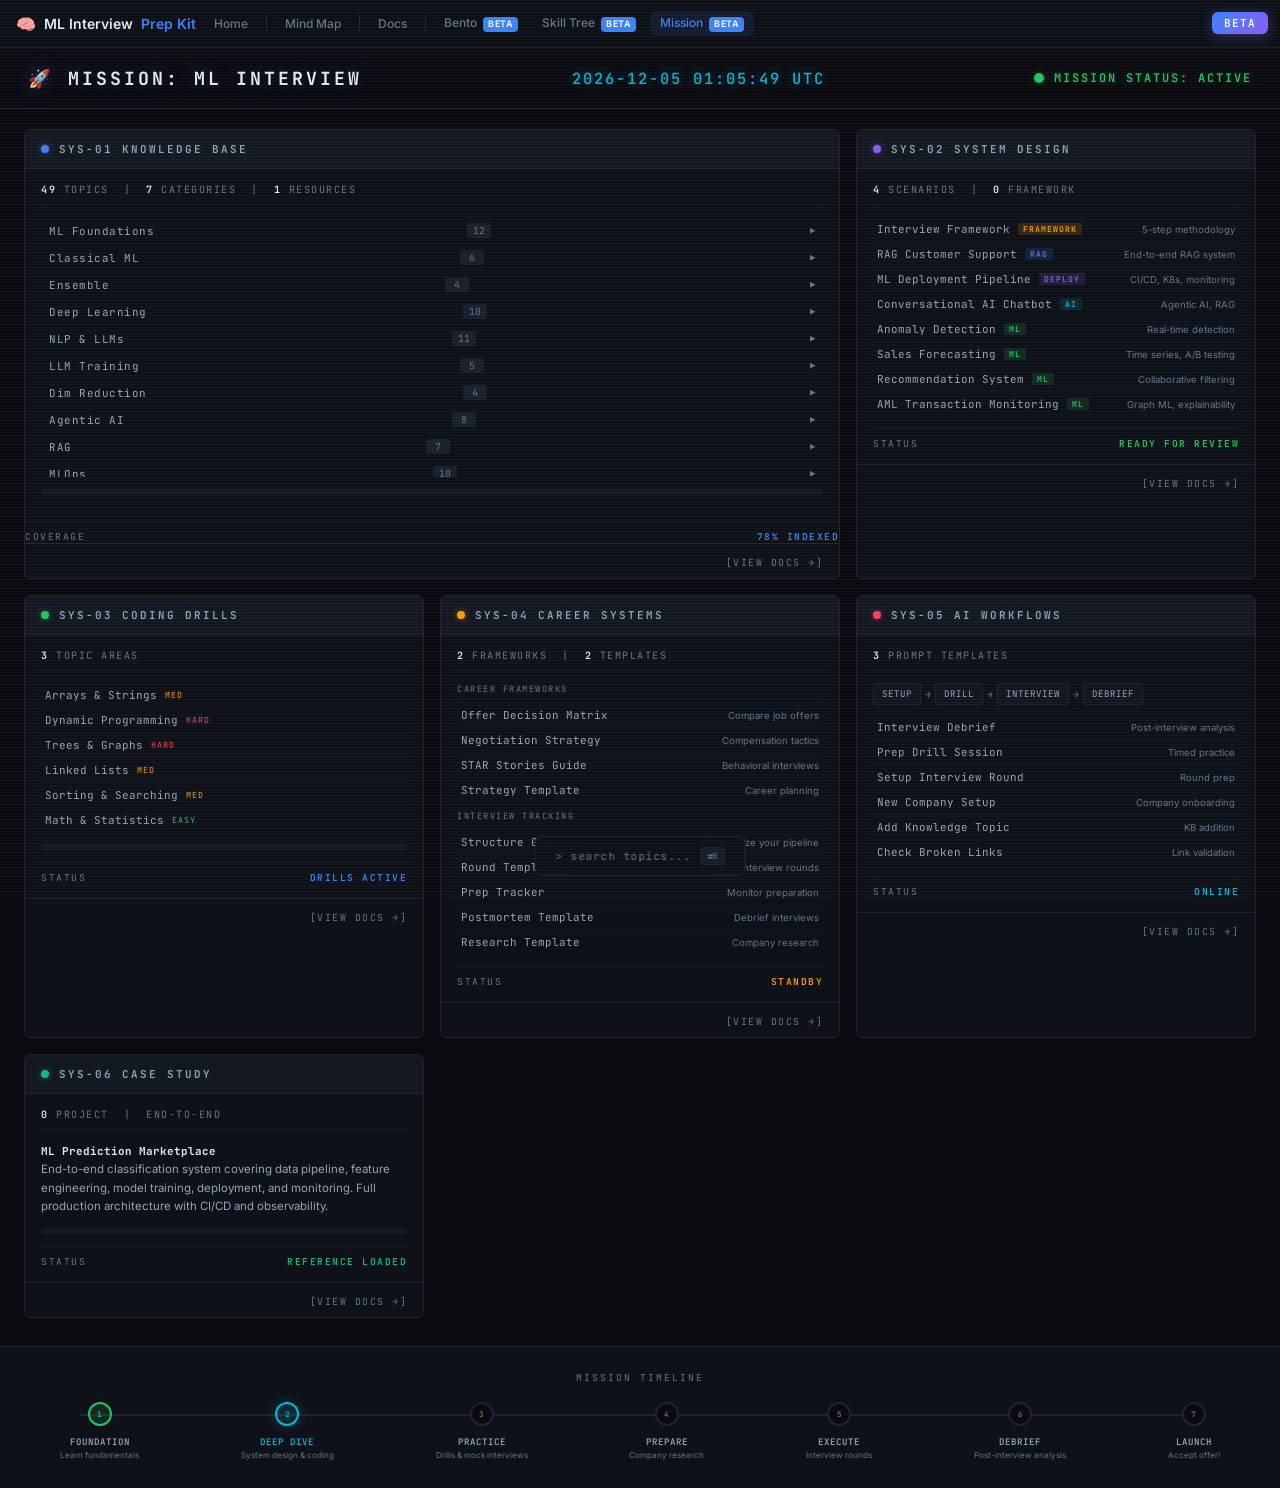
<file: overview-prototypes/mission.html>
<!DOCTYPE html>
<html lang="en">
<head>
  <meta charset="UTF-8">
  <meta name="viewport" content="width=device-width, initial-scale=1.0, viewport-fit=cover">
  <title>Mission Control — ML Interview Prep Kit</title>
  <meta name="description" content="Mission Control dashboard for ML Interview Prep Kit. Track your interview preparation progress across knowledge base, system design, coding, career frameworks, and AI workflows.">
  <meta name="theme-color" content="#0a0a0f">

  <!-- Open Graph -->
  <meta property="og:title" content="Mission Control — ML Interview Prep Kit">
  <meta property="og:description" content="NASA/SpaceX-style mission control dashboard for ML interview preparation. Track systems, drills, and career readiness.">
  <meta property="og:type" content="website">
  <meta property="og:url" content="https://interview.prasanth.io/overview-mission.html">
  <meta property="og:site_name" content="ML Interview Prep Kit">

  <link rel="icon" href="data:image/svg+xml,<svg xmlns=%22http://www.w3.org/2000/svg%22 viewBox=%220 0 100 100%22><text y=%22.9em%22 font-size=%2290%22>🧠</text></svg>">

  <!-- Fonts -->
  <link rel="preconnect" href="https://fonts.googleapis.com">
  <link rel="preconnect" href="https://fonts.gstatic.com" crossorigin>
  <link href="https://fonts.googleapis.com/css2?family=Inter:wght@400;500;600&family=JetBrains+Mono:wght@400;500;600;700&display=swap" rel="stylesheet">

  <style>
    /* ─── Color Tokens ─────────────────────────── */
    :root {
      --bg-space: #0a0a0f;
      --bg-panel: #0f1119;
      --bg-panel-header: #141822;
      --border-panel: #1e2433;
      --text-bright: #e2e8f0;
      --text-dim: #64748b;
      --text-data: #94a3b8;
      --status-green: #22c55e;
      --status-blue: #3b82f6;
      --status-purple: #8b5cf6;
      --status-amber: #f59e0b;
      --status-rose: #f43f5e;
      --status-cyan: #06b6d4;
      --status-emerald: #10b981;
      --glow-green: rgba(34, 197, 94, 0.3);
      --scanline: rgba(255, 255, 255, 0.03);
    }

    /* ─── Reset & Base ─────────────────────────── */
    *, *::before, *::after { box-sizing: border-box; margin: 0; padding: 0; }

    html {
      font-size: 14px;
      scroll-behavior: smooth;
    }

    body {
      font-family: 'JetBrains Mono', monospace;
      background: var(--bg-space);
      color: var(--text-bright);
      min-height: 100vh;
      overflow-x: hidden;
      position: relative;
    }

    /* ─── Scanline Overlay ─────────────────────── */
    body::after {
      content: '';
      position: fixed;
      top: 0; left: 0; right: 0; bottom: 0;
      pointer-events: none;
      z-index: 9999;
      background: repeating-linear-gradient(
        0deg,
        transparent 0px,
        transparent 2px,
        var(--scanline) 2px,
        var(--scanline) 3px
      );
      animation: scanlineMove 8s linear infinite;
    }

    @keyframes scanlineMove {
      0% { transform: translateY(0); }
      100% { transform: translateY(3px); }
    }

    /* ─── Top Navigation (unified header) ─────── */
    .top-nav {
      display: flex; align-items: center; padding: 0 16px; gap: 8px;
      height: 48px; background: rgba(15, 17, 25, 0.95);
      border-bottom: 1px solid var(--border-panel);
      position: sticky; top: 0; z-index: 100;
      backdrop-filter: blur(16px); -webkit-backdrop-filter: blur(16px);
    }

    .top-nav-brand {
      font-family: 'Inter', system-ui, sans-serif;
      font-weight: 600; font-size: 14px;
      color: var(--text-bright); text-decoration: none;
      display: flex; align-items: center; gap: 8px;
      white-space: nowrap;
    }
    .top-nav-brand em { color: var(--status-blue); font-style: normal; }

    .top-nav-links {
      display: flex; align-items: center; gap: 4px;
    }

    .top-nav-links a {
      font-family: 'Inter', system-ui, sans-serif;
      font-size: 12px; font-weight: 500;
      color: var(--text-dim); text-decoration: none;
      padding: 4px 10px; border-radius: 6px;
      transition: all 0.2s; white-space: nowrap;
    }
    .top-nav-links a:hover { color: var(--text-bright); background: rgba(255,255,255,0.06); }
    .top-nav-links a.active { color: var(--status-blue); background: rgba(59,130,246,0.1); border-bottom: none; padding-bottom: 4px; }
    .top-nav-links .nav-sep { width: 1px; height: 16px; background: rgba(255,255,255,0.1); margin: 0 4px; }
    .beta-badge { display:inline-block; font-size:9px; font-weight:600; letter-spacing:0.5px; padding:1px 5px; border-radius:4px; background:var(--status-blue); color:#fff; vertical-align:middle; margin-left:3px; line-height:1.4; }
    .top-nav-actions { display: flex; align-items: center; gap: 8px; margin-left: auto; }

    .gh-link svg {
      width: 18px; height: 18px; fill: var(--text-dim); transition: fill 0.2s;
    }
    .gh-link:hover svg { fill: var(--text-bright); }

    /* ─── Mission Header ───────────────────────── */
    .mission-header {
      display: flex;
      align-items: center;
      justify-content: space-between;
      padding: 18px 28px;
      background: linear-gradient(180deg, #0d0d14 0%, var(--bg-space) 100%);
      border-bottom: 1px solid var(--border-panel);
      flex-wrap: wrap;
      gap: 12px;
    }

    .mission-title {
      font-size: 1.3rem;
      font-weight: 700;
      letter-spacing: 3px;
      text-transform: uppercase;
      color: var(--text-bright);
      text-shadow: 0 0 20px rgba(59, 130, 246, 0.3);
    }

    .mission-clock {
      font-size: 1.1rem;
      font-weight: 500;
      letter-spacing: 2px;
      color: var(--status-cyan);
      text-shadow: 0 0 12px rgba(6, 182, 212, 0.4);
    }

    .mission-status {
      display: flex;
      align-items: center;
      gap: 10px;
      font-size: 0.85rem;
      font-weight: 600;
      letter-spacing: 2px;
      text-transform: uppercase;
      color: var(--status-green);
      text-shadow: 0 0 10px var(--glow-green);
    }

    .status-dot {
      width: 10px;
      height: 10px;
      border-radius: 50%;
      background: var(--status-green);
      animation: pulseGlow 2s ease-in-out infinite;
      box-shadow: 0 0 8px var(--glow-green);
    }

    @keyframes pulseGlow {
      0%, 100% { opacity: 1; box-shadow: 0 0 8px var(--glow-green); }
      50% { opacity: 0.5; box-shadow: 0 0 3px var(--glow-green); }
    }

    /* ─── System Panels Grid ───────────────────── */
    .panels-grid {
      display: grid;
      grid-template-columns: repeat(3, 1fr);
      gap: 16px;
      padding: 20px 24px;
      max-width: 1600px;
      margin: 0 auto;
    }

    .panel {
      background: var(--bg-panel);
      border: 1px solid var(--border-panel);
      border-radius: 6px;
      overflow: hidden;
      opacity: 0;
      transform: translateY(8px);
      transition: border-color 0.3s, transform 0.2s, box-shadow 0.3s;
    }

    .panel.booted {
      opacity: 1;
      transform: translateY(0);
    }

    .panel:hover {
      border-color: #2a3347;
      transform: scale(1.005);
      box-shadow: 0 0 20px rgba(30, 36, 51, 0.5);
    }

    .panel.span-2 {
      grid-column: span 2;
    }

    .panel-header {
      display: flex;
      align-items: center;
      gap: 10px;
      padding: 12px 16px;
      background: var(--bg-panel-header);
      border-bottom: 1px solid var(--border-panel);
      font-size: 0.78rem;
      font-weight: 600;
      letter-spacing: 2px;
      text-transform: uppercase;
      color: var(--text-data);
      text-shadow: 0 0 8px rgba(148, 163, 184, 0.15);
    }

    .led {
      width: 8px;
      height: 8px;
      border-radius: 50%;
      flex-shrink: 0;
    }

    .led-blue { background: var(--status-blue); box-shadow: 0 0 6px rgba(59, 130, 246, 0.5); animation: ledPulse 3s ease-in-out infinite; }
    .led-purple { background: var(--status-purple); box-shadow: 0 0 6px rgba(139, 92, 246, 0.5); animation: ledPulse 3s ease-in-out infinite 0.3s; }
    .led-green { background: var(--status-green); box-shadow: 0 0 6px rgba(34, 197, 94, 0.5); animation: ledPulse 3s ease-in-out infinite 0.6s; }
    .led-amber { background: var(--status-amber); box-shadow: 0 0 6px rgba(245, 158, 11, 0.5); animation: ledPulse 3s ease-in-out infinite 0.9s; }
    .led-rose { background: var(--status-rose); box-shadow: 0 0 6px rgba(244, 63, 94, 0.5); animation: ledPulse 3s ease-in-out infinite 1.2s; }
    .led-emerald { background: var(--status-emerald); box-shadow: 0 0 6px rgba(16, 185, 129, 0.5); animation: ledPulse 3s ease-in-out infinite 1.5s; }

    @keyframes ledPulse {
      0%, 100% { opacity: 1; }
      50% { opacity: 0.4; }
    }

    .panel-body {
      padding: 14px 16px;
    }

    .stats-row {
      font-size: 0.72rem;
      letter-spacing: 1.5px;
      color: var(--text-dim);
      text-transform: uppercase;
      margin-bottom: 12px;
      padding-bottom: 8px;
      border-bottom: 1px solid rgba(30, 36, 51, 0.6);
    }

    .stats-row .stat-num {
      color: var(--text-bright);
      font-weight: 600;
    }

    /* ─── KB Category List ─────────────────────── */
    .kb-categories {
      max-height: 260px;
      overflow-y: auto;
      scrollbar-width: thin;
      scrollbar-color: #1e2433 transparent;
    }

    .kb-categories::-webkit-scrollbar { width: 4px; }
    .kb-categories::-webkit-scrollbar-track { background: transparent; }
    .kb-categories::-webkit-scrollbar-thumb { background: #1e2433; border-radius: 2px; }

    .kb-cat {
      display: flex;
      align-items: center;
      justify-content: space-between;
      padding: 6px 8px;
      border-radius: 3px;
      cursor: pointer;
      transition: background 0.15s;
      font-size: 0.78rem;
    }

    .kb-cat:hover {
      background: rgba(59, 130, 246, 0.08);
    }

    .kb-cat-name {
      color: var(--text-data);
      letter-spacing: 0.5px;
    }

    .kb-cat-count {
      font-size: 0.7rem;
      color: var(--text-dim);
      background: rgba(30, 36, 51, 0.8);
      padding: 1px 6px;
      border-radius: 3px;
      min-width: 24px;
      text-align: center;
    }

    .kb-cat-chevron {
      color: var(--text-dim);
      font-size: 0.65rem;
      margin-left: 6px;
      transition: transform 0.2s;
    }

    .kb-cat.expanded .kb-cat-chevron {
      transform: rotate(90deg);
    }

    .kb-topics {
      display: none;
      padding: 4px 0 4px 20px;
    }

    .kb-cat.expanded + .kb-topics,
    .kb-topics.show {
      display: block;
    }

    .kb-topic {
      font-size: 0.7rem;
      color: var(--text-dim);
      padding: 3px 0;
      letter-spacing: 0.3px;
    }

    .kb-topic::before {
      content: '├─ ';
      color: #1e2433;
    }

    .kb-topic:last-child::before {
      content: '└─ ';
    }

    /* ─── Progress Bar ─────────────────────────── */
    .progress-bar-container {
      margin-top: 12px;
      background: rgba(30, 36, 51, 0.5);
      border-radius: 3px;
      height: 6px;
      overflow: hidden;
    }

    .progress-bar-fill {
      height: 100%;
      border-radius: 3px;
      width: 0;
      transition: width 1.5s ease-out;
    }

    .progress-bar-fill.blue { background: linear-gradient(90deg, var(--status-blue), #60a5fa); }
    .progress-bar-fill.purple { background: linear-gradient(90deg, var(--status-purple), #a78bfa); }
    .progress-bar-fill.green { background: linear-gradient(90deg, var(--status-green), #4ade80); }
    .progress-bar-fill.amber { background: linear-gradient(90deg, var(--status-amber), #fbbf24); }
    .progress-bar-fill.rose { background: linear-gradient(90deg, var(--status-rose), #fb7185); }
    .progress-bar-fill.emerald { background: linear-gradient(90deg, var(--status-emerald), #34d399); }

    /* ─── Item Lists ───────────────────────────── */
    .item-list {
      list-style: none;
    }

    .item-list li {
      display: flex;
      align-items: center;
      gap: 8px;
      padding: 5px 4px;
      font-size: 0.78rem;
      color: var(--text-data);
      border-bottom: 1px solid rgba(30, 36, 51, 0.3);
    }

    .item-list li:last-child { border-bottom: none; }

    .item-list a {
      color: var(--text-data);
      text-decoration: none;
      transition: color 0.15s;
    }

    .item-list a:hover {
      color: var(--text-bright);
    }

    .item-desc {
      font-family: 'Inter', sans-serif;
      font-size: 0.68rem;
      color: var(--text-dim);
      margin-left: auto;
      white-space: nowrap;
      overflow: hidden;
      text-overflow: ellipsis;
      max-width: 180px;
    }

    .badge {
      font-size: 0.58rem;
      padding: 1px 5px;
      border-radius: 2px;
      letter-spacing: 1px;
      text-transform: uppercase;
      font-weight: 600;
      flex-shrink: 0;
    }

    .badge-rag { background: rgba(59, 130, 246, 0.15); color: var(--status-blue); }
    .badge-deploy { background: rgba(139, 92, 246, 0.15); color: var(--status-purple); }
    .badge-ml { background: rgba(34, 197, 94, 0.15); color: var(--status-green); }
    .badge-ai { background: rgba(6, 182, 212, 0.15); color: var(--status-cyan); }
    .badge-framework { background: rgba(245, 158, 11, 0.15); color: var(--status-amber); }

    .difficulty {
      font-size: 0.6rem;
      letter-spacing: 1px;
      text-transform: uppercase;
    }
    .diff-med { color: var(--status-amber); }
    .diff-hard { color: var(--status-rose); }
    .diff-easy { color: var(--status-green); }

    /* ─── Panel Status ─────────────────────────── */
    .panel-status {
      display: flex;
      align-items: center;
      justify-content: space-between;
      margin-top: 12px;
      padding-top: 8px;
      border-top: 1px solid rgba(30, 36, 51, 0.6);
      font-size: 0.68rem;
      letter-spacing: 1.5px;
      text-transform: uppercase;
    }

    .status-label {
      color: var(--text-dim);
    }

    .status-value {
      font-weight: 600;
    }

    .status-ready { color: var(--status-green); }
    .status-active { color: var(--status-blue); }
    .status-standby { color: var(--status-amber); }
    .status-online { color: var(--status-cyan); }
    .status-loaded { color: var(--status-emerald); }

    /* ─── Panel Footer ─────────────────────────── */
    .panel-footer {
      padding: 8px 16px;
      border-top: 1px solid var(--border-panel);
      text-align: right;
    }

    .panel-footer a {
      font-size: 0.7rem;
      letter-spacing: 1.5px;
      text-transform: uppercase;
      color: var(--text-dim);
      text-decoration: none;
      transition: color 0.2s;
    }

    .panel-footer a:hover {
      color: var(--text-bright);
    }

    /* ─── AI Workflow Flow Diagram ──────────────── */
    .flow-diagram {
      display: flex;
      align-items: center;
      gap: 4px;
      margin: 10px 0;
      flex-wrap: wrap;
    }

    .flow-node {
      font-size: 0.65rem;
      letter-spacing: 1px;
      text-transform: uppercase;
      padding: 4px 8px;
      border: 1px solid var(--border-panel);
      border-radius: 3px;
      color: var(--text-data);
      background: rgba(20, 24, 34, 0.8);
    }

    .flow-arrow {
      color: var(--text-dim);
      font-size: 0.7rem;
    }

    /* ─── Case Study Brief ─────────────────────── */
    .case-brief {
      font-family: 'Inter', sans-serif;
      font-size: 0.82rem;
      color: var(--text-data);
      line-height: 1.6;
      margin: 8px 0;
    }

    .case-brief strong {
      color: var(--text-bright);
      font-family: 'JetBrains Mono', monospace;
      font-size: 0.78rem;
    }

    /* ─── Mission Timeline ─────────────────────── */
    .timeline-bar {
      background: var(--bg-panel);
      border-top: 1px solid var(--border-panel);
      padding: 24px 28px 28px;
      margin-top: 8px;
    }

    .timeline-label {
      font-size: 0.68rem;
      letter-spacing: 2px;
      text-transform: uppercase;
      color: var(--text-dim);
      margin-bottom: 18px;
      text-align: center;
    }

    .timeline {
      display: flex;
      align-items: center;
      justify-content: space-between;
      position: relative;
      max-width: 1200px;
      margin: 0 auto;
      padding: 0 20px;
    }

    .timeline::before {
      content: '';
      position: absolute;
      top: 12px;
      left: 40px;
      right: 40px;
      height: 2px;
      background: var(--border-panel);
    }

    .timeline-stage {
      display: flex;
      flex-direction: column;
      align-items: center;
      gap: 10px;
      position: relative;
      z-index: 1;
    }

    .timeline-dot {
      width: 24px;
      height: 24px;
      border-radius: 50%;
      border: 2px solid var(--border-panel);
      background: var(--bg-space);
      display: flex;
      align-items: center;
      justify-content: center;
      font-size: 0.55rem;
      font-weight: 600;
      color: var(--text-dim);
      transition: all 0.3s;
    }

    .timeline-stage.active .timeline-dot {
      border-color: var(--status-cyan);
      background: rgba(6, 182, 212, 0.15);
      color: var(--status-cyan);
      box-shadow: 0 0 12px rgba(6, 182, 212, 0.3);
      animation: timelinePulse 2s ease-in-out infinite;
    }

    .timeline-stage.completed .timeline-dot {
      border-color: var(--status-green);
      background: rgba(34, 197, 94, 0.15);
      color: var(--status-green);
    }

    @keyframes timelinePulse {
      0%, 100% { box-shadow: 0 0 12px rgba(6, 182, 212, 0.3); }
      50% { box-shadow: 0 0 20px rgba(6, 182, 212, 0.6); }
    }

    .timeline-text {
      text-align: center;
      max-width: 100px;
    }

    .timeline-name {
      font-size: 0.65rem;
      font-weight: 600;
      letter-spacing: 1px;
      text-transform: uppercase;
      color: var(--text-data);
    }

    .timeline-desc {
      font-family: 'Inter', sans-serif;
      font-size: 0.58rem;
      color: var(--text-dim);
      margin-top: 2px;
    }

    .timeline-stage.active .timeline-name {
      color: var(--status-cyan);
    }

    /* ─── Command Input ────────────────────────── */
    .command-input-bar {
      position: fixed;
      bottom: 24px;
      left: 50%;
      transform: translateX(-50%);
      z-index: 200;
    }

    .command-trigger {
      display: flex;
      align-items: center;
      gap: 10px;
      padding: 10px 20px;
      background: rgba(15, 17, 25, 0.95);
      border: 1px solid var(--border-panel);
      border-radius: 8px;
      cursor: pointer;
      backdrop-filter: blur(12px);
      transition: border-color 0.2s, box-shadow 0.2s;
    }

    .command-trigger:hover {
      border-color: #2a3347;
      box-shadow: 0 0 20px rgba(30, 36, 51, 0.5);
    }

    .command-trigger-text {
      font-size: 0.78rem;
      color: var(--text-dim);
      letter-spacing: 0.5px;
    }

    .command-trigger-kbd {
      font-size: 0.65rem;
      color: var(--text-dim);
      background: rgba(30, 36, 51, 0.6);
      padding: 2px 6px;
      border-radius: 3px;
      border: 1px solid var(--border-panel);
    }

    /* ─── Command Palette Overlay ───────────────── */
    .command-overlay {
      display: none;
      position: fixed;
      top: 0; left: 0; right: 0; bottom: 0;
      background: rgba(0, 0, 0, 0.7);
      z-index: 1000;
      justify-content: center;
      padding-top: 15vh;
      backdrop-filter: blur(4px);
    }

    .command-overlay.open {
      display: flex;
    }

    .command-palette {
      width: 560px;
      max-width: 90vw;
      background: var(--bg-panel);
      border: 1px solid var(--border-panel);
      border-radius: 10px;
      overflow: hidden;
      box-shadow: 0 20px 60px rgba(0, 0, 0, 0.6);
      max-height: 60vh;
      display: flex;
      flex-direction: column;
    }

    .command-input-wrapper {
      display: flex;
      align-items: center;
      padding: 14px 18px;
      border-bottom: 1px solid var(--border-panel);
      gap: 10px;
    }

    .command-prompt {
      color: var(--status-cyan);
      font-size: 0.9rem;
      font-weight: 600;
    }

    .command-input {
      flex: 1;
      background: none;
      border: none;
      outline: none;
      font-family: 'JetBrains Mono', monospace;
      font-size: 0.85rem;
      color: var(--text-bright);
      letter-spacing: 0.5px;
    }

    .command-input::placeholder {
      color: var(--text-dim);
    }

    .command-results {
      overflow-y: auto;
      max-height: calc(60vh - 60px);
      scrollbar-width: thin;
      scrollbar-color: #1e2433 transparent;
    }

    .command-result {
      display: flex;
      align-items: center;
      gap: 12px;
      padding: 10px 18px;
      cursor: pointer;
      transition: background 0.1s;
    }

    .command-result:hover,
    .command-result.selected {
      background: rgba(59, 130, 246, 0.08);
    }

    .command-result-icon {
      font-size: 0.7rem;
      color: var(--text-dim);
      width: 50px;
      flex-shrink: 0;
      letter-spacing: 1px;
      text-transform: uppercase;
    }

    .command-result-name {
      font-size: 0.8rem;
      color: var(--text-data);
    }

    .command-result-section {
      font-size: 0.65rem;
      color: var(--text-dim);
      margin-left: auto;
      letter-spacing: 0.5px;
    }

    .command-empty {
      padding: 20px 18px;
      font-size: 0.78rem;
      color: var(--text-dim);
      text-align: center;
    }

    /* ─── Boot Flash Effect ─────────────────────── */
    @keyframes bootFlash {
      0% { opacity: 0; transform: translateY(8px); }
      30% { opacity: 0.6; }
      50% { opacity: 0.3; }
      70% { opacity: 0.8; }
      100% { opacity: 1; transform: translateY(0); }
    }

    .panel.boot-anim {
      animation: bootFlash 0.4s ease-out forwards;
    }

    /* ─── Counter Animation ────────────────────── */
    @keyframes counterBlink {
      0%, 100% { opacity: 1; }
      50% { opacity: 0.4; }
    }

    .stat-num.counting {
      animation: counterBlink 0.1s linear 5;
    }

    /* ─── Hamburger Menu ────────────────────────── */
    .mobile-menu-btn {
      display: none; width: 34px; height: 34px; border-radius: 4px; cursor: pointer;
      border: 1px solid var(--border-panel); background: transparent;
      color: var(--text-dim); align-items: center; justify-content: center;
      transition: all 0.2s; flex-shrink: 0;
    }
    .mobile-menu-btn:hover { color: var(--text-bright); }
    .mobile-menu-btn svg { width: 20px; height: 20px; }
    .mobile-drawer-backdrop {
      display: none; position: fixed; inset: 0; z-index: 300;
      background: rgba(0,0,0,0.6); opacity: 0; transition: opacity 0.3s;
    }
    .mobile-drawer-backdrop.open { display: block; opacity: 1; }
    .mobile-drawer {
      position: fixed; top: 0; right: 0; bottom: 0; width: min(300px, 80vw);
      z-index: 301; background: var(--bg-panel); border-left: 1px solid var(--border-panel);
      transform: translateX(100%); transition: transform 0.3s cubic-bezier(0.4, 0, 0.2, 1);
      padding: 20px; display: flex; flex-direction: column; gap: 4px; overflow-y: auto;
    }
    .mobile-drawer.open { transform: translateX(0); }
    .mobile-drawer-close {
      align-self: flex-end; width: 36px; height: 36px; border-radius: 4px;
      border: 1px solid var(--border-panel); background: transparent;
      color: var(--text-dim); cursor: pointer; display: flex;
      align-items: center; justify-content: center; font-size: 18px;
      font-family: 'JetBrains Mono', monospace; margin-bottom: 12px; transition: all 0.2s;
    }
    .mobile-drawer-close:hover { color: var(--text-bright); }
    .mobile-drawer a {
      display: block; padding: 12px 16px; border-radius: 4px;
      font-size: 14px; font-weight: 500; color: var(--text-bright);
      text-decoration: none; font-family: 'JetBrains Mono', monospace;
      letter-spacing: 0.5px; transition: background 0.15s;
    }
    .mobile-drawer a:hover { background: rgba(255,255,255,0.05); }
    .mobile-drawer a.active { color: var(--status-blue); border-left: 2px solid var(--status-blue); }

    /* ─── Responsive ───────────────────────────── */
    @media (max-width: 1024px) {
      .panels-grid { grid-template-columns: repeat(2, 1fr); }
      .panel.span-2 { grid-column: span 2; }
      .timeline { flex-wrap: wrap; gap: 16px; justify-content: center; }
      .timeline::before { display: none; }
    }

    @media (max-width: 700px) {
      .panels-grid { grid-template-columns: 1fr; }
      .panel.span-2 { grid-column: span 1; }
      .mission-header {
        flex-direction: column; align-items: flex-start;
        gap: 8px; padding: 14px 16px;
      }
      .mission-title { font-size: 1rem; letter-spacing: 2px; }
      .mission-clock { font-size: 0.85rem; }
      .top-nav { padding: 0 12px; gap: 6px; }
      .top-nav-links { display: none; }
      .mobile-menu-btn { display: flex; }
      .top-nav-brand em { display: none; }
      .top-nav-brand { font-size: 12px; }
      .panels-grid { padding: 12px; gap: 12px; }
      .panel-body { max-height: 320px; overflow-y: auto; }
      .timeline-bar { padding: 16px 12px 20px; }
      .timeline { gap: 12px; }
      .command-trigger-text { display: none; }
      body::after { display: none; }
      .led { animation: none; }
      .status-dot { animation: none; }
      .top-nav { backdrop-filter: none; -webkit-backdrop-filter: none; }
    }
    @media (max-width: 480px) {
      .panels-grid { padding: 8px; gap: 8px; }
      .panel-header { padding: 10px 12px; font-size: 0.7rem; letter-spacing: 1.5px; }
      .panel-body { padding: 10px 12px; max-height: 280px; }
      .mission-header { padding: 10px 12px; }
      .mission-title { font-size: 0.85rem; letter-spacing: 1.5px; }
      .mission-status { font-size: 0.72rem; letter-spacing: 1.5px; }
      .stats-row { font-size: 0.65rem; }
      .top-nav { padding: 0 10px; }
      .top-nav-brand { font-size: 11px; }
      .command-trigger { padding: 8px 14px; position: fixed; bottom: 12px; right: 12px; z-index: 90; }
      .kb-categories { max-height: 200px; }
      .timeline-bar { padding: 12px 8px 16px; }
    }
    /* ─── Touch Devices ─────────────────────────── */
    @media (hover: none) {
      .panel:hover { transform: none; box-shadow: none; border-color: var(--border-panel); }
      .kb-cat:hover { background: transparent; }
    }

    /* ─── Sub-panels (Career) ──────────────────── */
    .sub-panel {
      margin-bottom: 8px;
    }

    .sub-panel-label {
      font-size: 0.62rem;
      letter-spacing: 1.5px;
      text-transform: uppercase;
      color: var(--text-dim);
      margin-bottom: 4px;
      padding-bottom: 3px;
      border-bottom: 1px solid rgba(30, 36, 51, 0.4);
    }

    /* ─── Reduced Motion ────────────────────────────── */
    @media (prefers-reduced-motion: reduce) {
      *, *::before, *::after {
        animation-duration: 0.01ms !important;
        animation-iteration-count: 1 !important;
        transition-duration: 0.01ms !important;
      }
    }
  </style>
</head>
<body>

  <!-- Beta Ribbon -->
  <div style="position:fixed;top:12px;right:12px;z-index:9999;background:linear-gradient(135deg,#3b82f6,#8b5cf6);color:#fff;font-family:'JetBrains Mono',monospace;font-size:11px;font-weight:600;letter-spacing:1px;padding:4px 12px;border-radius:6px;box-shadow:0 2px 12px rgba(99,102,241,0.4);pointer-events:none;">BETA</div>

  <!-- Top Navigation -->
  <nav class="top-nav">
    <a href="/" class="top-nav-brand"><span style="font-size:16px">🧠</span> ML Interview <em>Prep Kit</em></a>
    <div class="top-nav-links">
      <a href="/">Home</a>
      <span class="nav-sep"></span>
      <a href="/mindmap.html">Mind Map</a>
      <span class="nav-sep"></span>
      <a href="/docs/">Docs</a>
      <span class="nav-sep"></span>
      <a href="/overview-prototypes/bento.html">Bento <span class="beta-badge">BETA</span></a>
      <a href="/overview-prototypes/skilltree.html">Skill Tree <span class="beta-badge">BETA</span></a>
      <a href="/overview-prototypes/mission.html" class="active">Mission <span class="beta-badge">BETA</span></a>
    </div>
    <div class="top-nav-actions">
      <a href="https://github.com/prasanth-ntu/ml-interview-prep-kit" target="_blank" class="gh-link" aria-label="GitHub">
        <svg viewBox="0 0 16 16"><path d="M8 0C3.58 0 0 3.58 0 8c0 3.54 2.29 6.53 5.47 7.59.4.07.55-.17.55-.38 0-.19-.01-.82-.01-1.49-2.01.37-2.53-.49-2.69-.94-.09-.23-.48-.94-.82-1.13-.28-.15-.68-.52-.01-.53.63-.01 1.08.58 1.23.82.72 1.21 1.87.87 2.33.66.07-.52.28-.87.51-1.07-1.78-.2-3.64-.89-3.64-3.95 0-.87.31-1.59.82-2.15-.08-.2-.36-1.02.08-2.12 0 0 .67-.21 2.2.82.64-.18 1.32-.27 2-.27.68 0 1.36.09 2 .27 1.53-1.04 2.2-.82 2.2-.82.44 1.1.16 1.92.08 2.12.51.56.82 1.27.82 2.15 0 3.07-1.87 3.75-3.65 3.95.29.25.54.73.54 1.48 0 1.07-.01 1.93-.01 2.2 0 .21.15.46.55.38A8.013 8.013 0 0016 8c0-4.42-3.58-8-8-8z"/></svg>
      </a>
      <button class="mobile-menu-btn" onclick="openMobileDrawer()" aria-label="Open menu">
        <svg viewBox="0 0 24 24" fill="none" stroke="currentColor" stroke-width="2" stroke-linecap="round"><line x1="3" y1="6" x2="21" y2="6"/><line x1="3" y1="12" x2="21" y2="12"/><line x1="3" y1="18" x2="21" y2="18"/></svg>
      </button>
    </div>
  </nav>

  <!-- Mobile Navigation Drawer -->
  <div class="mobile-drawer-backdrop" id="mobileBackdrop" onclick="closeMobileDrawer()"></div>
  <div class="mobile-drawer" id="mobileDrawer">
    <button class="mobile-drawer-close" onclick="closeMobileDrawer()">&times;</button>
    <a href="/">Home</a>
    <a href="/overview-prototypes/mission.html" class="active">Mission Control</a>
    <a href="/mindmap.html">Mind Map</a>
    <a href="/docs/">Documentation</a>
    <a href="/overview-prototypes/bento.html">Bento Grid</a>
    <a href="/overview-prototypes/skilltree.html">Skill Tree</a>
    <a href="https://github.com/prasanth-ntu/ml-interview-prep-kit" target="_blank">GitHub</a>
  </div>

  <!-- Mission Header -->
  <header class="mission-header">
    <div class="mission-title">&#128640; MISSION: ML INTERVIEW</div>
    <div class="mission-clock" id="missionClock">--:--:-- UTC</div>
    <div class="mission-status">
      <span class="status-dot"></span>
      MISSION STATUS: ACTIVE
    </div>
  </header>

  <!-- System Panels -->
  <main class="panels-grid" id="panelsGrid">

    <!-- SYS-01: Knowledge Base (spans 2 cols) -->
    <section class="panel span-2" data-boot="0">
      <div class="panel-header">
        <span class="led led-blue"></span>
        SYS-01 KNOWLEDGE BASE
      </div>
      <div class="panel-body">
        <div class="stats-row">
          <span class="stat-num" data-target="104">0</span> TOPICS &nbsp;|&nbsp;
          <span class="stat-num" data-target="14">0</span> CATEGORIES &nbsp;|&nbsp;
          <span class="stat-num" data-target="3">0</span> RESOURCES
        </div>
        <div class="kb-categories" id="kbCategories">
          <!-- Populated by JS -->
        </div>
        <div class="progress-bar-container">
          <div class="progress-bar-fill blue" data-width="78"></div>
        </div>
      </div>
      <div class="panel-status">
        <span class="status-label">Coverage</span>
        <span class="status-value status-active">78% INDEXED</span>
      </div>
      <div class="panel-footer">
        <a href="/docs/knowledge-base/">[VIEW DOCS &#8594;]</a>
      </div>
    </section>

    <!-- SYS-02: System Design -->
    <section class="panel" data-boot="1">
      <div class="panel-header">
        <span class="led led-purple"></span>
        SYS-02 SYSTEM DESIGN
      </div>
      <div class="panel-body">
        <div class="stats-row">
          <span class="stat-num" data-target="8">0</span> SCENARIOS &nbsp;|&nbsp;
          <span class="stat-num" data-target="1">0</span> FRAMEWORK
        </div>
        <ul class="item-list" id="sysDesignList"></ul>
        <div class="panel-status">
          <span class="status-label">Status</span>
          <span class="status-value status-ready">READY FOR REVIEW</span>
        </div>
      </div>
      <div class="panel-footer">
        <a href="/docs/system-design/">[VIEW DOCS &#8594;]</a>
      </div>
    </section>

    <!-- SYS-03: Coding Drills -->
    <section class="panel" data-boot="2">
      <div class="panel-header">
        <span class="led led-green"></span>
        SYS-03 CODING DRILLS
      </div>
      <div class="panel-body">
        <div class="stats-row">
          <span class="stat-num" data-target="6">0</span> TOPIC AREAS
        </div>
        <ul class="item-list" id="codingList"></ul>
        <div class="progress-bar-container">
          <div class="progress-bar-fill green" data-width="45"></div>
        </div>
        <div class="panel-status">
          <span class="status-label">Status</span>
          <span class="status-value status-active">DRILLS ACTIVE</span>
        </div>
      </div>
      <div class="panel-footer">
        <a href="/docs/coding-practice/">[VIEW DOCS &#8594;]</a>
      </div>
    </section>

    <!-- SYS-04: Career Systems -->
    <section class="panel" data-boot="3">
      <div class="panel-header">
        <span class="led led-amber"></span>
        SYS-04 CAREER SYSTEMS
      </div>
      <div class="panel-body">
        <div class="stats-row">
          <span class="stat-num" data-target="4">0</span> FRAMEWORKS &nbsp;|&nbsp;
          <span class="stat-num" data-target="5">0</span> TEMPLATES
        </div>
        <div class="sub-panel">
          <div class="sub-panel-label">Career Frameworks</div>
          <ul class="item-list" id="careerList"></ul>
        </div>
        <div class="sub-panel">
          <div class="sub-panel-label">Interview Tracking</div>
          <ul class="item-list" id="trackingList"></ul>
        </div>
        <div class="panel-status">
          <span class="status-label">Status</span>
          <span class="status-value status-standby">STANDBY</span>
        </div>
      </div>
      <div class="panel-footer">
        <a href="/docs/career-frameworks/">[VIEW DOCS &#8594;]</a>
      </div>
    </section>

    <!-- SYS-05: AI Workflows -->
    <section class="panel" data-boot="4">
      <div class="panel-header">
        <span class="led led-rose"></span>
        SYS-05 AI WORKFLOWS
      </div>
      <div class="panel-body">
        <div class="stats-row">
          <span class="stat-num" data-target="6">0</span> PROMPT TEMPLATES
        </div>
        <div class="flow-diagram">
          <span class="flow-node">Setup</span>
          <span class="flow-arrow">&#8594;</span>
          <span class="flow-node">Drill</span>
          <span class="flow-arrow">&#8594;</span>
          <span class="flow-node">Interview</span>
          <span class="flow-arrow">&#8594;</span>
          <span class="flow-node">Debrief</span>
        </div>
        <ul class="item-list" id="promptList"></ul>
        <div class="panel-status">
          <span class="status-label">Status</span>
          <span class="status-value status-online">ONLINE</span>
        </div>
      </div>
      <div class="panel-footer">
        <a href="/docs/prompt-templates/">[VIEW DOCS &#8594;]</a>
      </div>
    </section>

    <!-- SYS-06: Case Study -->
    <section class="panel" data-boot="5">
      <div class="panel-header">
        <span class="led led-emerald"></span>
        SYS-06 CASE STUDY
      </div>
      <div class="panel-body">
        <div class="stats-row">
          <span class="stat-num" data-target="1">0</span> PROJECT &nbsp;|&nbsp; END-TO-END
        </div>
        <div class="case-brief">
          <strong>ML Prediction Marketplace</strong><br>
          End-to-end classification system covering data pipeline, feature engineering, model training, deployment, and monitoring. Full production architecture with CI/CD and observability.
        </div>
        <div class="progress-bar-container">
          <div class="progress-bar-fill emerald" data-width="100"></div>
        </div>
        <div class="panel-status">
          <span class="status-label">Status</span>
          <span class="status-value status-loaded">REFERENCE LOADED</span>
        </div>
      </div>
      <div class="panel-footer">
        <a href="/docs/project-case-study/">[VIEW DOCS &#8594;]</a>
      </div>
    </section>

  </main>

  <!-- Mission Timeline -->
  <div class="timeline-bar">
    <div class="timeline-label">Mission Timeline</div>
    <div class="timeline">
      <div class="timeline-stage completed">
        <div class="timeline-dot">1</div>
        <div class="timeline-text">
          <div class="timeline-name">Foundation</div>
          <div class="timeline-desc">Learn fundamentals</div>
        </div>
      </div>
      <div class="timeline-stage active">
        <div class="timeline-dot">2</div>
        <div class="timeline-text">
          <div class="timeline-name">Deep Dive</div>
          <div class="timeline-desc">System design &amp; coding</div>
        </div>
      </div>
      <div class="timeline-stage">
        <div class="timeline-dot">3</div>
        <div class="timeline-text">
          <div class="timeline-name">Practice</div>
          <div class="timeline-desc">Drills &amp; mock interviews</div>
        </div>
      </div>
      <div class="timeline-stage">
        <div class="timeline-dot">4</div>
        <div class="timeline-text">
          <div class="timeline-name">Prepare</div>
          <div class="timeline-desc">Company research</div>
        </div>
      </div>
      <div class="timeline-stage">
        <div class="timeline-dot">5</div>
        <div class="timeline-text">
          <div class="timeline-name">Execute</div>
          <div class="timeline-desc">Interview rounds</div>
        </div>
      </div>
      <div class="timeline-stage">
        <div class="timeline-dot">6</div>
        <div class="timeline-text">
          <div class="timeline-name">Debrief</div>
          <div class="timeline-desc">Post-interview analysis</div>
        </div>
      </div>
      <div class="timeline-stage">
        <div class="timeline-dot">7</div>
        <div class="timeline-text">
          <div class="timeline-name">Launch</div>
          <div class="timeline-desc">Accept offer!</div>
        </div>
      </div>
    </div>
  </div>

  <!-- Command Input Trigger -->
  <div class="command-input-bar">
    <div class="command-trigger" id="commandTrigger">
      <span class="command-trigger-text">&gt; search topics...</span>
      <span class="command-trigger-kbd">&#8984;K</span>
    </div>
  </div>

  <!-- Command Palette Overlay -->
  <div class="command-overlay" id="commandOverlay">
    <div class="command-palette">
      <div class="command-input-wrapper">
        <span class="command-prompt">&gt;</span>
        <input type="text" class="command-input" id="commandInput" placeholder="Search topics, scenarios, templates..." autocomplete="off" spellcheck="false">
      </div>
      <div class="command-results" id="commandResults"></div>
    </div>
  </div>

  <!-- Knowledge Map Data -->
  <script src="../ml-knowledge-map-data.js"></script>

  <script>
    // ─── Mobile Drawer ─────────────────────────────────
    function openMobileDrawer() {
      document.getElementById('mobileBackdrop').classList.add('open');
      document.getElementById('mobileDrawer').classList.add('open');
    }
    function closeMobileDrawer() {
      document.getElementById('mobileBackdrop').classList.remove('open');
      document.getElementById('mobileDrawer').classList.remove('open');
    }
    document.addEventListener('keydown', function(e) {
      if (e.key === 'Escape' && document.getElementById('mobileDrawer').classList.contains('open')) closeMobileDrawer();
    });

    // ─── Force Dark Theme ───────────────────────
    localStorage.setItem('ml-prep-theme', 'dark');

    // ─── Mission Data ───────────────────────────
    const missionData = {
      systemDesign: [
        { name: "Interview Framework", desc: "5-step methodology", link: "/docs/system-design/template/", badge: "framework" },
        { name: "RAG Customer Support", desc: "End-to-end RAG system", link: "/docs/system-design/rag-customer-support/", badge: "rag" },
        { name: "ML Deployment Pipeline", desc: "CI/CD, K8s, monitoring", link: "/docs/knowledge-base/scenarios/#1-ml-model-deployment-pipeline", badge: "deploy" },
        { name: "Conversational AI Chatbot", desc: "Agentic AI, RAG", link: "/docs/knowledge-base/scenarios/#2-conversational-ai-chatbot", badge: "ai" },
        { name: "Anomaly Detection", desc: "Real-time detection", link: "/docs/knowledge-base/scenarios/#3-real-time-anomaly-detection-system", badge: "ml" },
        { name: "Sales Forecasting", desc: "Time series, A/B testing", link: "/docs/knowledge-base/scenarios/#4-sales-forecasting-system", badge: "ml" },
        { name: "Recommendation System", desc: "Collaborative filtering", link: "/docs/knowledge-base/scenarios/#5-recommendation-system", badge: "ml" },
        { name: "AML Transaction Monitoring", desc: "Graph ML, explainability", link: "/docs/knowledge-base/scenarios/#6-aml-transaction-monitoring", badge: "ml" }
      ],
      codingPractice: [
        { name: "Arrays & Strings", link: "/docs/coding-practice/by-topic/arrays-strings/", diff: "med" },
        { name: "Dynamic Programming", link: "/docs/coding-practice/by-topic/dynamic-programming/", diff: "hard" },
        { name: "Trees & Graphs", link: "/docs/coding-practice/by-topic/trees-graphs/", diff: "hard" },
        { name: "Linked Lists", link: "/docs/coding-practice/by-topic/linked-lists/", diff: "med" },
        { name: "Sorting & Searching", link: "/docs/coding-practice/by-topic/sorting-searching/", diff: "med" },
        { name: "Math & Statistics", link: "/docs/coding-practice/by-topic/math-statistics/", diff: "easy" }
      ],
      careerFrameworks: [
        { name: "Offer Decision Matrix", desc: "Compare job offers", link: "/docs/career-frameworks/offer-decision-matrix/" },
        { name: "Negotiation Strategy", desc: "Compensation tactics", link: "/docs/career-frameworks/negotiation-strategy/" },
        { name: "STAR Stories Guide", desc: "Behavioral interviews", link: "/docs/career-frameworks/star-stories-guide/" },
        { name: "Strategy Template", desc: "Career planning", link: "/docs/career-frameworks/strategy-template/" }
      ],
      interviewTracking: [
        { name: "Structure Guide", desc: "Organize your pipeline", link: "/docs/interview-tracking/" },
        { name: "Round Template", desc: "Track interview rounds" },
        { name: "Prep Tracker", desc: "Monitor preparation" },
        { name: "Postmortem Template", desc: "Debrief interviews" },
        { name: "Research Template", desc: "Company research" }
      ],
      promptTemplates: [
        { name: "Interview Debrief", desc: "Post-interview analysis", link: "/docs/prompt-templates/interview-debrief/" },
        { name: "Prep Drill Session", desc: "Timed practice", link: "/docs/prompt-templates/interview-prep-drill/" },
        { name: "Setup Interview Round", desc: "Round prep", link: "/docs/prompt-templates/setup-interview-round/" },
        { name: "New Company Setup", desc: "Company onboarding", link: "/docs/prompt-templates/new-company-setup/" },
        { name: "Add Knowledge Topic", desc: "KB addition", link: "/docs/prompt-templates/add-knowledge-topic/" },
        { name: "Check Broken Links", desc: "Link validation", link: "/docs/prompt-templates/check-broken-links/" }
      ]
    };

    // ─── Mission Clock ──────────────────────────
    function updateClock() {
      const now = new Date();
      const parts = {
        y: now.getUTCFullYear(),
        m: String(now.getUTCMonth() + 1).padStart(2, '0'),
        d: String(now.getUTCDate()).padStart(2, '0'),
        h: String(now.getUTCHours()).padStart(2, '0'),
        min: String(now.getUTCMinutes()).padStart(2, '0'),
        s: String(now.getUTCSeconds()).padStart(2, '0')
      };
      document.getElementById('missionClock').textContent =
        `${parts.y}-${parts.m}-${parts.d}  ${parts.h}:${parts.min}:${parts.s} UTC`;
    }
    updateClock();
    setInterval(updateClock, 1000);

    // ─── Populate Knowledge Base ────────────────
    function buildKBPanel() {
      const container = document.getElementById('kbCategories');
      if (typeof knowledgeMapData === 'undefined') return;
      const categories = knowledgeMapData.children || [];
      categories.forEach(cat => {
        const topicCount = cat.children ? cat.children.length : 0;
        const catEl = document.createElement('div');
        catEl.className = 'kb-cat';
        catEl.innerHTML = `
          <span class="kb-cat-name">${cat.name}</span>
          <span class="kb-cat-count">${topicCount}</span>
          <span class="kb-cat-chevron">&#9654;</span>
        `;
        container.appendChild(catEl);

        const topicsEl = document.createElement('div');
        topicsEl.className = 'kb-topics';
        if (cat.children) {
          cat.children.forEach(topic => {
            const t = document.createElement('div');
            t.className = 'kb-topic';
            t.textContent = topic.name;
            topicsEl.appendChild(t);
          });
        }
        container.appendChild(topicsEl);

        catEl.addEventListener('click', () => {
          const wasExpanded = catEl.classList.contains('expanded');
          // Close all
          container.querySelectorAll('.kb-cat').forEach(c => c.classList.remove('expanded'));
          container.querySelectorAll('.kb-topics').forEach(t => t.classList.remove('show'));
          if (!wasExpanded) {
            catEl.classList.add('expanded');
            topicsEl.classList.add('show');
          }
        });
      });
    }

    // ─── Populate Lists ─────────────────────────
    function populateList(id, items, opts = {}) {
      const ul = document.getElementById(id);
      if (!ul) return;
      items.forEach(item => {
        const li = document.createElement('li');
        const nameEl = item.link
          ? `<a href="${item.link}">${item.name}</a>`
          : `<span>${item.name}</span>`;
        let extra = '';
        if (opts.badges && item.badge) {
          extra = `<span class="badge badge-${item.badge}">${item.badge}</span>`;
        }
        if (opts.difficulty && item.diff) {
          const labels = { easy: 'EASY', med: 'MED', hard: 'HARD' };
          extra = `<span class="difficulty diff-${item.diff}">${labels[item.diff]}</span>`;
        }
        if (item.desc) {
          extra += `<span class="item-desc">${item.desc}</span>`;
        }
        li.innerHTML = nameEl + extra;
        ul.appendChild(li);
      });
    }

    // ─── Boot Sequence ──────────────────────────
    function bootPanels() {
      const panels = document.querySelectorAll('.panel');
      panels.forEach((panel, i) => {
        const delay = parseInt(panel.dataset.boot || i) * 150 + 200;
        setTimeout(() => {
          panel.classList.add('boot-anim', 'booted');
        }, delay);
      });

      // Animate stat counters after panels boot
      setTimeout(animateCounters, panels.length * 150 + 400);

      // Animate progress bars
      setTimeout(() => {
        document.querySelectorAll('.progress-bar-fill').forEach(bar => {
          bar.style.width = bar.dataset.width + '%';
        });
      }, panels.length * 150 + 600);
    }

    function animateCounters() {
      document.querySelectorAll('.stat-num[data-target]').forEach(el => {
        const target = parseInt(el.dataset.target);
        const duration = 800;
        const start = performance.now();
        el.classList.add('counting');

        function tick(now) {
          const progress = Math.min((now - start) / duration, 1);
          const eased = 1 - Math.pow(1 - progress, 3);
          el.textContent = Math.round(target * eased);
          if (progress < 1) {
            requestAnimationFrame(tick);
          } else {
            el.textContent = target;
            el.classList.remove('counting');
          }
        }
        requestAnimationFrame(tick);
      });
    }

    // ─── Command Palette ────────────────────────
    function buildSearchIndex() {
      const items = [];

      // KB topics
      if (typeof knowledgeMapData !== 'undefined') {
        const cats = knowledgeMapData.children || [];
        cats.forEach(cat => {
          items.push({ name: cat.name, section: 'Knowledge Base', link: '/docs/knowledge-base/' });
          if (cat.children) {
            cat.children.forEach(topic => {
              items.push({ name: topic.name, section: cat.name, link: '/docs/knowledge-base/' });
            });
          }
        });
      }

      // System Design
      missionData.systemDesign.forEach(s => {
        items.push({ name: s.name, section: 'System Design', link: s.link });
      });

      // Coding
      missionData.codingPractice.forEach(s => {
        items.push({ name: s.name, section: 'Coding Drills', link: s.link });
      });

      // Career
      missionData.careerFrameworks.forEach(s => {
        items.push({ name: s.name, section: 'Career Frameworks', link: s.link });
      });

      // Tracking
      missionData.interviewTracking.forEach(s => {
        items.push({ name: s.name, section: 'Interview Tracking', link: s.link || '/docs/interview-tracking/' });
      });

      // Prompts
      missionData.promptTemplates.forEach(s => {
        items.push({ name: s.name, section: 'AI Workflows', link: s.link });
      });

      return items;
    }

    let searchIndex = [];
    let selectedIdx = 0;

    function openCommandPalette() {
      const overlay = document.getElementById('commandOverlay');
      const input = document.getElementById('commandInput');
      overlay.classList.add('open');
      input.value = '';
      input.focus();
      renderResults('');
    }

    function closeCommandPalette() {
      document.getElementById('commandOverlay').classList.remove('open');
    }

    function renderResults(query) {
      const container = document.getElementById('commandResults');
      const q = query.toLowerCase().trim();
      let filtered = q
        ? searchIndex.filter(item =>
            item.name.toLowerCase().includes(q) ||
            item.section.toLowerCase().includes(q)
          )
        : searchIndex.slice(0, 20);

      selectedIdx = 0;

      if (filtered.length === 0) {
        container.innerHTML = '<div class="command-empty">No matching resources found.</div>';
        return;
      }

      container.innerHTML = filtered.slice(0, 30).map((item, i) => `
        <div class="command-result${i === 0 ? ' selected' : ''}" data-idx="${i}" data-link="${item.link || ''}">
          <span class="command-result-icon">${item.section.substring(0, 6)}</span>
          <span class="command-result-name">${item.name}</span>
          <span class="command-result-section">${item.section}</span>
        </div>
      `).join('');

      container.querySelectorAll('.command-result').forEach(el => {
        el.addEventListener('click', () => {
          const link = el.dataset.link;
          if (link) window.location.href = link;
          closeCommandPalette();
        });
      });
    }

    function handlePaletteKeys(e) {
      const results = document.querySelectorAll('.command-result');
      if (!results.length) return;

      if (e.key === 'ArrowDown') {
        e.preventDefault();
        results[selectedIdx]?.classList.remove('selected');
        selectedIdx = (selectedIdx + 1) % results.length;
        results[selectedIdx]?.classList.add('selected');
        results[selectedIdx]?.scrollIntoView({ block: 'nearest' });
      } else if (e.key === 'ArrowUp') {
        e.preventDefault();
        results[selectedIdx]?.classList.remove('selected');
        selectedIdx = (selectedIdx - 1 + results.length) % results.length;
        results[selectedIdx]?.classList.add('selected');
        results[selectedIdx]?.scrollIntoView({ block: 'nearest' });
      } else if (e.key === 'Enter') {
        e.preventDefault();
        const sel = results[selectedIdx];
        if (sel) {
          const link = sel.dataset.link;
          if (link) window.location.href = link;
          closeCommandPalette();
        }
      }
    }

    // ─── Event Listeners ────────────────────────
    document.getElementById('commandTrigger').addEventListener('click', openCommandPalette);

    document.getElementById('commandOverlay').addEventListener('click', (e) => {
      if (e.target === e.currentTarget) closeCommandPalette();
    });

    document.getElementById('commandInput').addEventListener('input', (e) => {
      renderResults(e.target.value);
    });

    document.getElementById('commandInput').addEventListener('keydown', handlePaletteKeys);

    document.addEventListener('keydown', (e) => {
      if ((e.metaKey || e.ctrlKey) && e.key === 'k') {
        e.preventDefault();
        const overlay = document.getElementById('commandOverlay');
        if (overlay.classList.contains('open')) {
          closeCommandPalette();
        } else {
          openCommandPalette();
        }
      }
      if (e.key === 'Escape') {
        closeCommandPalette();
      }
    });

    // ─── Initialize ─────────────────────────────
    document.addEventListener('DOMContentLoaded', () => {
      buildKBPanel();
      populateList('sysDesignList', missionData.systemDesign, { badges: true });
      populateList('codingList', missionData.codingPractice, { difficulty: true });
      populateList('careerList', missionData.careerFrameworks);
      populateList('trackingList', missionData.interviewTracking);
      populateList('promptList', missionData.promptTemplates);
      searchIndex = buildSearchIndex();
      bootPanels();
    });
  </script>

</body>
</html>
</file>
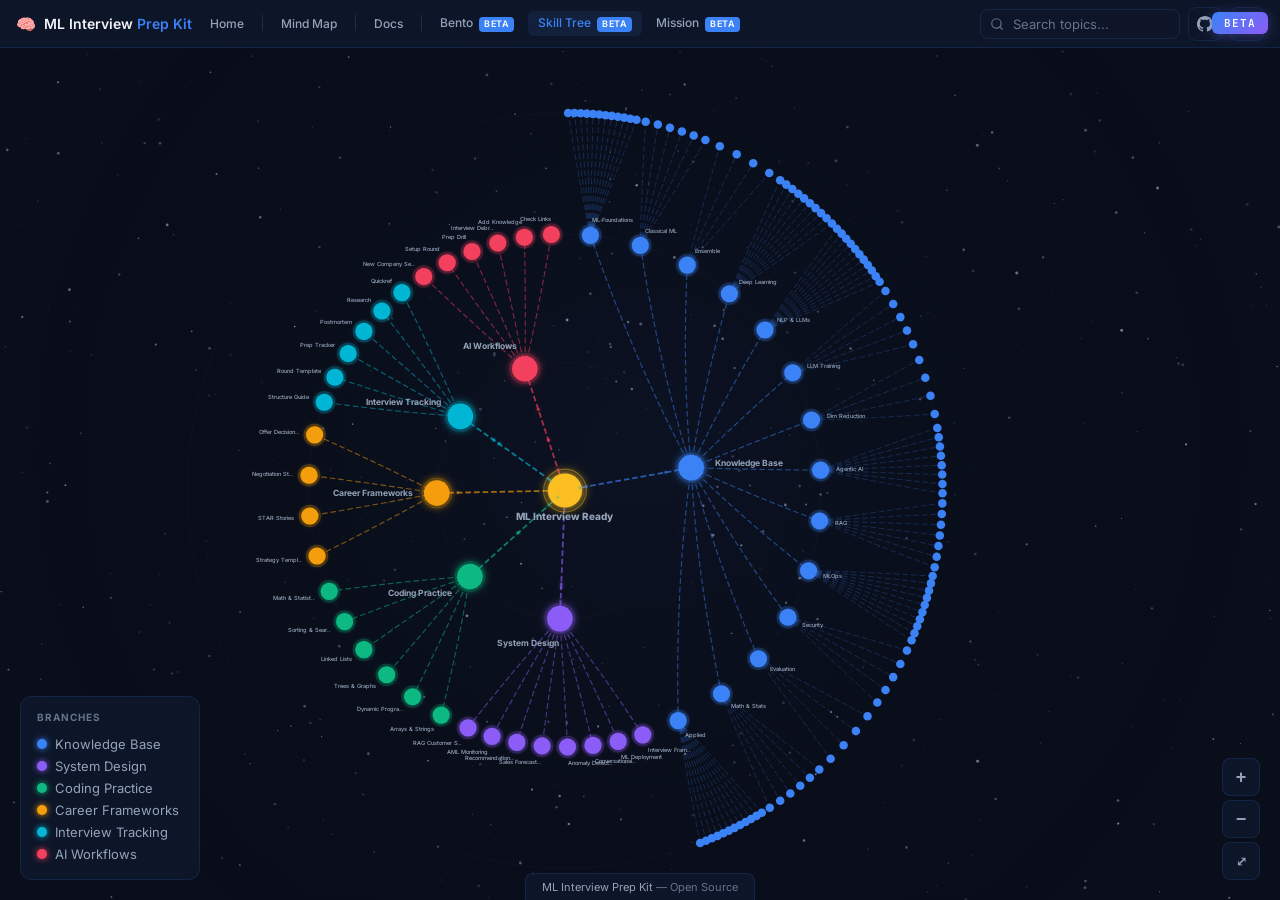
<file: overview-prototypes/skilltree.html>
<!--
  ML Interview Prep Kit — RPG Skill Tree Overview
  https://github.com/prasanth-ntu/ml-interview-prep-kit

  DATA SOURCE: ml-knowledge-map-data.js (auto-generated by scripts/kb-sync.py)
-->
<!DOCTYPE html>
<html lang="en">
<head>
  <meta charset="UTF-8">
  <meta name="viewport" content="width=device-width, initial-scale=1.0, viewport-fit=cover">
  <title>ML Interview Prep Kit — Skill Tree</title>
  <meta name="description" content="RPG-style skill tree for ML interview preparation. Explore 100+ ML/AI/DS topics across knowledge base, system design, coding, and career frameworks.">
  <meta name="theme-color" content="#0a0e1a">

  <!-- Open Graph -->
  <meta property="og:title" content="ML Interview Prep Kit — Skill Tree">
  <meta property="og:description" content="Gamified RPG skill tree for ML/AI/DS interview preparation. 100+ topics across 6 branches.">
  <meta property="og:type" content="website">
  <meta property="og:url" content="https://interview.prasanth.io/overview-skilltree.html">
  <meta property="og:site_name" content="ML Interview Prep Kit">

  <meta name="twitter:card" content="summary_large_image">
  <meta name="twitter:title" content="ML Interview Prep Kit — Skill Tree">
  <meta name="twitter:description" content="Gamified RPG skill tree for ML/AI/DS interview preparation.">

  <link rel="icon" href="data:image/svg+xml,<svg xmlns=%22http://www.w3.org/2000/svg%22 viewBox=%220 0 100 100%22><text y=%22.9em%22 font-size=%2290%22>🧠</text></svg>">

  <link rel="preconnect" href="https://fonts.googleapis.com">
  <link rel="preconnect" href="https://fonts.gstatic.com" crossorigin>
  <link href="https://fonts.googleapis.com/css2?family=Inter:wght@400;500;600;700;800&family=JetBrains+Mono:wght@400;500;600&display=swap" rel="stylesheet">

  <style>
    /* ─── CSS Variables ──────────────────────────────── */
    :root {
      --bg-dark: #0a0e1a;
      --bg-panel: rgba(15, 23, 42, 0.92);
      --bg-panel-border: rgba(59, 130, 246, 0.15);

      --glow-blue: #3b82f6;
      --glow-purple: #8b5cf6;
      --glow-green: #10b981;
      --glow-amber: #f59e0b;
      --glow-cyan: #06b6d4;
      --glow-rose: #f43f5e;
      --glow-gold: #fbbf24;

      --text-primary: #f1f5f9;
      --text-secondary: #94a3b8;
      --text-muted: #64748b;

      --node-default: #334155;
      --node-hover: #f1f5f9;
      --line-default: #1e293b;
      --line-active: #475569;

      --font-sans: 'Inter', system-ui, -apple-system, sans-serif;
      --font-mono: 'JetBrains Mono', 'Fira Code', monospace;
    }

    [data-theme="light"] {
      --bg-dark: #f0f4f8;
      --bg-panel: rgba(255, 255, 255, 0.95);
      --bg-panel-border: rgba(59, 130, 246, 0.2);
      --text-primary: #0f172a;
      --text-secondary: #475569;
      --text-muted: #94a3b8;
      --node-default: #cbd5e1;
      --node-hover: #1e293b;
      --line-default: #e2e8f0;
      --line-active: #94a3b8;
    }

    /* ─── Reset & Base ───────────────────────────────── */
    *, *::before, *::after { box-sizing: border-box; margin: 0; padding: 0; }

    html, body {
      width: 100%; height: 100%;
      overflow: hidden;
      font-family: var(--font-sans);
      background: var(--bg-dark);
      color: var(--text-primary);
      -webkit-font-smoothing: antialiased;
    }

    /* ─── Starfield Background ───────────────────────── */
    #starfield {
      position: fixed;
      inset: 0;
      z-index: 0;
      pointer-events: none;
    }

    [data-theme="light"] #starfield { opacity: 0.15; }

    /* ─── Top Bar (unified header) ───────────────────── */
    .topbar {
      position: fixed; top: 0; left: 0; right: 0; height: 48px;
      display: flex; align-items: center; padding: 0 16px; gap: 8px;
      background: var(--bg-panel); backdrop-filter: blur(16px);
      -webkit-backdrop-filter: blur(16px);
      border-bottom: 1px solid var(--bg-panel-border);
      z-index: 100;
    }

    .topbar-brand {
      display: flex; align-items: center; gap: 8px;
      font-weight: 600; font-size: 14px; white-space: nowrap;
      color: var(--text-primary); text-decoration: none;
    }
    .topbar-brand em { color: var(--glow-blue); font-style: normal; }

    .topbar-nav {
      display: flex; align-items: center; gap: 4px;
    }

    .topbar-nav a {
      padding: 4px 10px; border-radius: 6px; font-size: 12px; font-weight: 500;
      color: var(--text-secondary); text-decoration: none; transition: all 0.2s;
      white-space: nowrap;
    }
    .topbar-nav a:hover { color: var(--text-primary); background: rgba(255,255,255,0.06); }
    .topbar-nav a.active { color: var(--glow-blue); background: rgba(59,130,246,0.1); }
    .topbar-nav .nav-sep { width: 1px; height: 16px; background: rgba(255,255,255,0.1); margin: 0 4px; }
    .beta-badge { display:inline-block; font-size:9px; font-weight:600; letter-spacing:0.5px; padding:1px 5px; border-radius:4px; background:var(--glow-blue); color:#fff; vertical-align:middle; margin-left:3px; line-height:1.4; }

    .topbar-actions {
      display: flex; align-items: center; gap: 8px; margin-left: auto;
    }

    /* ─── Search ─────────────────────────────────────── */
    .search-box {
      position: relative;
      display: flex;
      align-items: center;
    }

    .search-box input {
      width: 200px;
      padding: 6px 12px 6px 32px;
      border: 1px solid var(--bg-panel-border);
      border-radius: 8px;
      background: rgba(15,23,42,0.6);
      color: var(--text-primary);
      font-family: var(--font-sans);
      font-size: 13px;
      outline: none;
      transition: all 0.2s;
    }

    [data-theme="light"] .search-box input {
      background: rgba(241,245,249,0.8);
      border-color: #e2e8f0;
    }

    .search-box input:focus { border-color: var(--glow-blue); width: 260px; }
    .search-box input::placeholder { color: var(--text-muted); }

    .search-box svg {
      position: absolute;
      left: 10px;
      width: 14px;
      height: 14px;
      color: var(--text-muted);
      pointer-events: none;
    }

    /* ─── Icon Buttons ───────────────────────────────── */
    .icon-btn {
      display: flex;
      align-items: center;
      justify-content: center;
      width: 34px; height: 34px;
      border: 1px solid var(--bg-panel-border);
      border-radius: 8px;
      background: transparent;
      color: var(--text-secondary);
      cursor: pointer;
      transition: all 0.2s;
      text-decoration: none;
    }
    .icon-btn:hover { color: var(--text-primary); background: rgba(255,255,255,0.06); border-color: var(--text-muted); }
    .icon-btn svg { width: 16px; height: 16px; }

    /* ─── SVG Canvas ─────────────────────────────────── */
    .canvas-wrap {
      position: fixed;
      inset: 0;
      top: 56px;
      z-index: 1;
    }

    #skilltree {
      width: 100%;
      height: 100%;
      cursor: grab;
    }

    #skilltree:active { cursor: grabbing; }

    /* ─── SVG Glow Styles ────────────────────────────── */
    .st-link {
      fill: none;
      stroke-width: 1.2;
      opacity: 0.4;
      transition: opacity 0.3s, stroke-width 0.3s;
    }

    .st-link.tier1 { stroke-width: 2.5; opacity: 0.65; }
    .st-link.tier2 { stroke-width: 1.6; opacity: 0.5; }
    .st-link.tier3 { stroke-width: 1; opacity: 0.35; }

    .st-link.dimmed { opacity: 0.06 !important; }
    .st-link.highlighted { opacity: 1 !important; stroke-width: 3 !important; }

    .st-node { cursor: pointer; transition: opacity 0.3s; }
    .st-node.dimmed { opacity: 0.15; }
    .st-node.highlighted .node-circle { filter: url(#glow-strong); }
    .st-node.search-match .node-circle { filter: url(#glow-strong); }
    .st-node.search-match .node-circle { animation: searchPulse 1.2s ease-in-out infinite; }

    .node-circle {
      transition: filter 0.2s;
    }

    .node-label {
      font-family: var(--font-sans);
      fill: var(--text-secondary);
      pointer-events: none;
      transition: fill 0.2s;
    }

    .st-node:hover .node-circle {
      filter: url(#glow-strong);
    }

    .st-node:hover .node-label {
      fill: var(--text-primary);
    }

    /* ─── Animated Connections ────────────────────────── */
    @keyframes dashFlow {
      to { stroke-dashoffset: -20; }
    }

    .st-link.animated {
      stroke-dasharray: 8 4;
      animation: dashFlow 1.5s linear infinite;
    }

    @keyframes searchPulse {
      0%, 100% { filter: url(#glow-strong); }
      50% { filter: url(#glow-mega); }
    }

    @keyframes centralPulse {
      0%, 100% { r: 24; filter: url(#glow-gold); }
      50% { r: 28; filter: url(#glow-gold-strong); }
    }

    .central-node-circle {
      animation: centralPulse 3s ease-in-out infinite;
    }

    /* ─── Concentric Rings ───────────────────────────── */
    .tier-ring {
      fill: none;
      stroke: rgba(255,255,255,0.03);
      stroke-width: 1;
    }

    [data-theme="light"] .tier-ring {
      stroke: rgba(0,0,0,0.04);
    }

    /* ─── Info Panel ─────────────────────────────────── */
    .info-panel {
      position: fixed;
      top: 56px;
      right: 0;
      bottom: 0;
      width: 340px;
      background: var(--bg-panel);
      backdrop-filter: blur(16px);
      border-left: 1px solid var(--bg-panel-border);
      z-index: 90;
      transform: translateX(100%);
      transition: transform 0.3s cubic-bezier(0.4, 0, 0.2, 1);
      overflow-y: auto;
      padding: 24px;
    }

    .info-panel.open { transform: translateX(0); }

    .info-panel-close {
      position: absolute;
      top: 16px;
      right: 16px;
      background: none;
      border: none;
      color: var(--text-muted);
      cursor: pointer;
      font-size: 20px;
      line-height: 1;
      padding: 4px;
      transition: color 0.2s;
    }
    .info-panel-close:hover { color: var(--text-primary); }

    .info-panel h2 {
      font-size: 18px;
      font-weight: 700;
      margin-bottom: 4px;
      padding-right: 30px;
    }

    .info-panel .info-branch {
      display: inline-block;
      font-size: 11px;
      font-weight: 600;
      text-transform: uppercase;
      letter-spacing: 0.05em;
      padding: 2px 8px;
      border-radius: 4px;
      margin-bottom: 12px;
    }

    .info-panel .info-desc {
      font-size: 14px;
      line-height: 1.6;
      color: var(--text-secondary);
      margin-bottom: 16px;
    }

    .info-panel .info-related {
      margin-bottom: 16px;
    }

    .info-panel .info-related h4 {
      font-size: 11px;
      text-transform: uppercase;
      letter-spacing: 0.06em;
      color: var(--text-muted);
      margin-bottom: 8px;
    }

    .info-panel .related-tags {
      display: flex;
      flex-wrap: wrap;
      gap: 6px;
    }

    .info-panel .related-tag {
      font-size: 12px;
      padding: 3px 10px;
      border-radius: 12px;
      background: rgba(255,255,255,0.06);
      color: var(--text-secondary);
      border: 1px solid var(--bg-panel-border);
      cursor: pointer;
      transition: all 0.2s;
    }
    .info-panel .related-tag:hover {
      background: rgba(255,255,255,0.1);
      color: var(--text-primary);
    }

    .info-panel .info-link {
      display: inline-flex;
      align-items: center;
      gap: 6px;
      padding: 8px 16px;
      border-radius: 8px;
      font-size: 13px;
      font-weight: 600;
      text-decoration: none;
      transition: all 0.2s;
      margin-top: 8px;
    }

    .info-panel .info-link:hover { filter: brightness(1.2); }

    .info-panel .info-children {
      margin-top: 16px;
      border-top: 1px solid var(--bg-panel-border);
      padding-top: 16px;
    }

    .info-panel .info-children h4 {
      font-size: 11px;
      text-transform: uppercase;
      letter-spacing: 0.06em;
      color: var(--text-muted);
      margin-bottom: 8px;
    }

    .info-panel .child-list {
      display: flex;
      flex-direction: column;
      gap: 4px;
    }

    .info-panel .child-item {
      font-size: 13px;
      padding: 6px 10px;
      border-radius: 6px;
      color: var(--text-secondary);
      cursor: pointer;
      transition: all 0.2s;
    }
    .info-panel .child-item:hover {
      background: rgba(255,255,255,0.06);
      color: var(--text-primary);
    }

    /* ─── Legend ──────────────────────────────────────── */
    .legend {
      position: fixed;
      bottom: 20px;
      left: 20px;
      background: var(--bg-panel);
      backdrop-filter: blur(12px);
      border: 1px solid var(--bg-panel-border);
      border-radius: 12px;
      padding: 14px 16px;
      z-index: 80;
      min-width: 180px;
    }

    .legend h4 {
      font-size: 10px;
      text-transform: uppercase;
      letter-spacing: 0.1em;
      color: var(--text-muted);
      margin-bottom: 10px;
    }

    .legend-item {
      display: flex;
      align-items: center;
      gap: 8px;
      padding: 3px 0;
      cursor: pointer;
      transition: opacity 0.2s;
      font-size: 13px;
      color: var(--text-secondary);
    }

    .legend-item:hover { color: var(--text-primary); }
    .legend-item.hidden { opacity: 0.3; text-decoration: line-through; }

    .legend-dot {
      width: 10px;
      height: 10px;
      border-radius: 50%;
      flex-shrink: 0;
    }

    /* ─── Zoom Controls ──────────────────────────────── */
    .zoom-controls {
      position: fixed;
      bottom: 20px;
      right: 20px;
      display: flex;
      flex-direction: column;
      gap: 4px;
      z-index: 80;
    }

    .zoom-controls .icon-btn {
      width: 38px;
      height: 38px;
      background: var(--bg-panel);
      backdrop-filter: blur(12px);
      font-size: 18px;
      font-weight: 600;
    }

    /* ─── Tooltip ─────────────────────────────────────── */
    .tooltip {
      position: fixed;
      pointer-events: none;
      background: var(--bg-panel);
      border: 1px solid var(--bg-panel-border);
      backdrop-filter: blur(12px);
      border-radius: 10px;
      padding: 10px 14px;
      z-index: 200;
      max-width: 280px;
      opacity: 0;
      transition: opacity 0.15s;
      box-shadow: 0 8px 32px rgba(0,0,0,0.4);
    }

    .tooltip.visible { opacity: 1; }

    .tooltip-name {
      font-size: 14px;
      font-weight: 600;
      margin-bottom: 4px;
    }

    .tooltip-desc {
      font-size: 12px;
      line-height: 1.5;
      color: var(--text-secondary);
    }

    .tooltip-hint {
      font-size: 10px;
      color: var(--text-muted);
      margin-top: 6px;
      font-family: var(--font-mono);
    }

    /* ─── Footer ─────────────────────────────────────── */
    .footer {
      position: fixed;
      bottom: 0;
      left: 50%;
      transform: translateX(-50%);
      z-index: 70;
      font-size: 11px;
      color: var(--text-muted);
      padding: 6px 16px;
      background: var(--bg-panel);
      border-radius: 8px 8px 0 0;
      border: 1px solid var(--bg-panel-border);
      border-bottom: none;
    }

    .footer a { color: var(--text-secondary); text-decoration: none; }
    .footer a:hover { color: var(--text-primary); }

    /* ─── Hamburger Menu ────────────────────────────── */
    .mobile-menu-btn {
      display: none; width: 34px; height: 34px; border-radius: 8px; cursor: pointer;
      border: 1px solid var(--bg-panel-border); background: transparent;
      color: var(--text-secondary); align-items: center; justify-content: center;
      transition: all 0.2s; flex-shrink: 0;
    }
    .mobile-menu-btn:hover { color: var(--text-primary); background: rgba(255,255,255,0.06); }
    .mobile-menu-btn svg { width: 20px; height: 20px; }
    .mobile-drawer-backdrop {
      display: none; position: fixed; inset: 0; z-index: 300;
      background: rgba(0,0,0,0.6); opacity: 0; transition: opacity 0.3s;
    }
    .mobile-drawer-backdrop.open { display: block; opacity: 1; }
    .mobile-drawer {
      position: fixed; top: 0; right: 0; bottom: 0; width: min(300px, 80vw);
      z-index: 301; background: var(--bg-dark); border-left: 1px solid var(--bg-panel-border);
      transform: translateX(100%); transition: transform 0.3s cubic-bezier(0.4, 0, 0.2, 1);
      padding: 20px; display: flex; flex-direction: column; gap: 4px; overflow-y: auto;
    }
    .mobile-drawer.open { transform: translateX(0); }
    .mobile-drawer-close {
      align-self: flex-end; width: 36px; height: 36px; border-radius: 8px;
      border: 1px solid var(--bg-panel-border); background: transparent;
      color: var(--text-secondary); cursor: pointer; display: flex;
      align-items: center; justify-content: center; font-size: 18px;
      margin-bottom: 12px; transition: all 0.2s;
    }
    .mobile-drawer-close:hover { color: var(--text-primary); }
    .mobile-drawer a {
      display: block; padding: 12px 16px; border-radius: 10px;
      font-size: 15px; font-weight: 500; color: var(--text-primary);
      text-decoration: none; transition: background 0.15s;
    }
    .mobile-drawer a:hover { background: rgba(255,255,255,0.06); }
    .mobile-drawer a.active { color: var(--glow-gold); background: rgba(251,191,36,0.1); }

    /* ─── Responsive ─────────────────────────────────── */
    @media (max-width: 768px) {
      .topbar-nav { display: none; }
      .mobile-menu-btn { display: flex; }
      .search-box input { width: min(140px, 30vw); font-size: 16px; }
      .search-box input:focus { width: min(180px, 40vw); }
      .info-panel {
        top: auto; right: 0; bottom: 0; left: 0;
        width: 100%; max-height: 55vh;
        border-radius: 16px 16px 0 0; border-left: none;
        border-top: 1px solid var(--bg-panel-border);
      }
      .info-panel-close { width: 44px; height: 44px; font-size: 24px; }
      .legend { bottom: 12px; left: 10px; padding: 8px 10px; min-width: 120px; font-size: 11px; z-index: 85; }
      .legend-item { font-size: 11px; gap: 6px; }
      .legend h4 { font-size: 9px; margin-bottom: 6px; }
      .legend-dot { width: 8px; height: 8px; }
      .footer { display: none; }
      .zoom-controls { bottom: 16px; right: 12px; z-index: 85; }
      .info-panel { z-index: 95; }
      .info-panel.open ~ .legend { opacity: 0; pointer-events: none; }
      .info-panel.open ~ .zoom-controls { bottom: calc(55vh + 8px); }
      .topbar { backdrop-filter: none; -webkit-backdrop-filter: none; }
      .info-panel { backdrop-filter: none; -webkit-backdrop-filter: none; }
      .legend { backdrop-filter: none; -webkit-backdrop-filter: none; }
      .tooltip { backdrop-filter: none; -webkit-backdrop-filter: none; }
      .central-node-circle { animation: none; }
      .st-link.animated { animation: none; }
    }
    @media (max-width: 480px) {
      .topbar { padding: 0 10px; gap: 6px; }
      .topbar-brand { font-size: 12px; }
      .topbar-brand em { display: none; }
      .legend { min-width: 120px; padding: 8px 10px; }
      .legend h4 { font-size: 9px; }
      .legend-item { font-size: 11px; }
      .info-panel { max-height: 60vh; padding: 20px 16px; }
    }
    /* ─── Touch Devices ─────────────────────────────── */
    @media (hover: none) {
      .tooltip { display: none !important; }
      .st-node:hover .node-circle { filter: none; }
      .st-node:hover .node-label { fill: var(--text-secondary); }
    }

    /* ─── Reduced Motion ────────────────────────────── */
    @media (prefers-reduced-motion: reduce) {
      *, *::before, *::after {
        animation-duration: 0.01ms !important;
        animation-iteration-count: 1 !important;
        transition-duration: 0.01ms !important;
      }
    }
  </style>
</head>
<body>

  <!-- Beta Ribbon -->
  <div style="position:fixed;top:12px;right:12px;z-index:9999;background:linear-gradient(135deg,#3b82f6,#8b5cf6);color:#fff;font-family:'JetBrains Mono',monospace;font-size:11px;font-weight:600;letter-spacing:1px;padding:4px 12px;border-radius:6px;box-shadow:0 2px 12px rgba(99,102,241,0.4);pointer-events:none;">BETA</div>

  <!-- ─── Top Bar ──────────────────────────────────── -->
  <header class="topbar">
    <a href="/" class="topbar-brand">
      <span style="font-size:16px">🧠</span>
      <span>ML Interview <em>Prep Kit</em></span>
    </a>

    <nav class="topbar-nav">
      <a href="/">Home</a>
      <span class="nav-sep"></span>
      <a href="/mindmap.html">Mind Map</a>
      <span class="nav-sep"></span>
      <a href="/docs/">Docs</a>
      <span class="nav-sep"></span>
      <a href="/overview-prototypes/bento.html">Bento <span class="beta-badge">BETA</span></a>
      <a href="/overview-prototypes/skilltree.html" class="active">Skill Tree <span class="beta-badge">BETA</span></a>
      <a href="/overview-prototypes/mission.html">Mission <span class="beta-badge">BETA</span></a>
    </nav>

    <div class="topbar-actions">
      <div class="search-box">
        <svg viewBox="0 0 24 24" fill="none" stroke="currentColor" stroke-width="2" stroke-linecap="round"><circle cx="11" cy="11" r="8"/><line x1="21" y1="21" x2="16.65" y2="16.65"/></svg>
        <input type="text" id="searchInput" placeholder="Search topics..." autocomplete="off">
      </div>

      <a href="https://github.com/prasanth-ntu/ml-interview-prep-kit" class="icon-btn" target="_blank" rel="noopener" title="GitHub">
        <svg viewBox="0 0 24 24" fill="currentColor"><path d="M12 0c-6.626 0-12 5.373-12 12 0 5.302 3.438 9.8 8.207 11.387.599.111.793-.261.793-.577v-2.234c-3.338.726-4.033-1.416-4.033-1.416-.546-1.387-1.333-1.756-1.333-1.756-1.089-.745.083-.729.083-.729 1.205.084 1.839 1.237 1.839 1.237 1.07 1.834 2.807 1.304 3.492.997.107-.775.418-1.305.762-1.604-2.665-.305-5.467-1.334-5.467-5.931 0-1.311.469-2.381 1.236-3.221-.124-.303-.535-1.524.117-3.176 0 0 1.008-.322 3.301 1.23.957-.266 1.983-.399 3.003-.404 1.02.005 2.047.138 3.006.404 2.291-1.552 3.297-1.23 3.297-1.23.653 1.653.242 2.874.118 3.176.77.84 1.235 1.911 1.235 3.221 0 4.609-2.807 5.624-5.479 5.921.43.372.823 1.102.823 2.222v3.293c0 .319.192.694.801.576 4.765-1.589 8.199-6.086 8.199-11.386 0-6.627-5.373-12-12-12z"/></svg>
      </a>

      <button class="icon-btn" id="themeToggle" title="Toggle theme">
        <svg viewBox="0 0 24 24" fill="none" stroke="currentColor" stroke-width="2" stroke-linecap="round" id="themeIcon"><path d="M21 12.79A9 9 0 1 1 11.21 3 7 7 0 0 0 21 12.79z"/></svg>
      </button>
      <button class="mobile-menu-btn" onclick="openMobileDrawer()" aria-label="Open menu">
        <svg viewBox="0 0 24 24" fill="none" stroke="currentColor" stroke-width="2" stroke-linecap="round"><line x1="3" y1="6" x2="21" y2="6"/><line x1="3" y1="12" x2="21" y2="12"/><line x1="3" y1="18" x2="21" y2="18"/></svg>
      </button>
    </div>
  </header>

  <!-- Mobile Navigation Drawer -->
  <div class="mobile-drawer-backdrop" id="mobileBackdrop" onclick="closeMobileDrawer()"></div>
  <div class="mobile-drawer" id="mobileDrawer">
    <button class="mobile-drawer-close" onclick="closeMobileDrawer()">&times;</button>
    <a href="/">Home</a>
    <a href="/overview-prototypes/skilltree.html" class="active">Skill Tree</a>
    <a href="/mindmap.html">Mind Map</a>
    <a href="/docs/">Documentation</a>
    <a href="/overview-prototypes/bento.html">Bento Grid</a>
    <a href="/overview-prototypes/mission.html">Mission Control</a>
    <a href="https://github.com/prasanth-ntu/ml-interview-prep-kit" target="_blank">GitHub</a>
  </div>

  <!-- ─── Starfield ───────────────────────────────── -->
  <canvas id="starfield"></canvas>

  <!-- ─── SVG Canvas ─────────────────────────────── -->
  <div class="canvas-wrap">
    <svg id="skilltree" xmlns="http://www.w3.org/2000/svg">
      <defs>
        <!-- Glow filters -->
        <filter id="glow-subtle" x="-50%" y="-50%" width="200%" height="200%">
          <feGaussianBlur stdDeviation="3" result="blur"/>
          <feMerge><feMergeNode in="blur"/><feMergeNode in="SourceGraphic"/></feMerge>
        </filter>
        <filter id="glow-strong" x="-50%" y="-50%" width="200%" height="200%">
          <feGaussianBlur stdDeviation="6" result="blur"/>
          <feMerge><feMergeNode in="blur"/><feMergeNode in="SourceGraphic"/></feMerge>
        </filter>
        <filter id="glow-mega" x="-100%" y="-100%" width="300%" height="300%">
          <feGaussianBlur stdDeviation="12" result="blur"/>
          <feMerge><feMergeNode in="blur"/><feMergeNode in="SourceGraphic"/></feMerge>
        </filter>
        <filter id="glow-gold" x="-100%" y="-100%" width="300%" height="300%">
          <feGaussianBlur stdDeviation="8" result="blur"/>
          <feMerge><feMergeNode in="blur"/><feMergeNode in="SourceGraphic"/></feMerge>
        </filter>
        <filter id="glow-gold-strong" x="-100%" y="-100%" width="300%" height="300%">
          <feGaussianBlur stdDeviation="14" result="blur"/>
          <feMerge><feMergeNode in="blur"/><feMergeNode in="SourceGraphic"/></feMerge>
        </filter>
      </defs>
      <g id="svgWorld">
        <!-- Rings, links, nodes rendered here by JS -->
      </g>
    </svg>
  </div>

  <!-- ─── Info Panel ─────────────────────────────── -->
  <div class="info-panel" id="infoPanel">
    <button class="info-panel-close" id="infoPanelClose">&times;</button>
    <div id="infoPanelContent"></div>
  </div>

  <!-- ─── Legend ─────────────────────────────────── -->
  <div class="legend" id="legend">
    <h4>Branches</h4>
    <div id="legendItems"></div>
  </div>

  <!-- ─── Zoom Controls ─────────────────────────── -->
  <div class="zoom-controls">
    <button class="icon-btn" id="zoomIn" title="Zoom in">+</button>
    <button class="icon-btn" id="zoomOut" title="Zoom out">&minus;</button>
    <button class="icon-btn" id="zoomFit" title="Fit to screen" style="font-size:13px">&#x2922;</button>
  </div>

  <!-- ─── Tooltip ────────────────────────────────── -->
  <div class="tooltip" id="tooltip">
    <div class="tooltip-name" id="tooltipName"></div>
    <div class="tooltip-desc" id="tooltipDesc"></div>
    <div class="tooltip-hint" id="tooltipHint">click to expand</div>
  </div>

  <!-- ─── Footer ─────────────────────────────────── -->
  <div class="footer">
    <a href="https://github.com/prasanth-ntu/ml-interview-prep-kit" target="_blank">ML Interview Prep Kit</a> &mdash; Open Source
  </div>

  <!-- ─── Knowledge Base Data ────────────────────── -->
  <script src="../ml-knowledge-map-data.js"></script>

  <script>
  // ─── Mobile Drawer ─────────────────────────────────
  function openMobileDrawer() {
    document.getElementById('mobileBackdrop').classList.add('open');
    document.getElementById('mobileDrawer').classList.add('open');
  }
  function closeMobileDrawer() {
    document.getElementById('mobileBackdrop').classList.remove('open');
    document.getElementById('mobileDrawer').classList.remove('open');
  }
  document.addEventListener('keydown', function(e) {
    if (e.key === 'Escape' && document.getElementById('mobileDrawer').classList.contains('open')) closeMobileDrawer();
  });

  (function() {
    'use strict';

    // ─── Branch Definitions ─────────────────────────
    const BRANCHES = [
      {
        id: 'kb', name: 'Knowledge Base', color: '#3b82f6', glow: '#3b82f6',
        angularWeight: 3.5, // gets more space
        source: 'data', // loaded from knowledgeMapData
        linkBase: '/docs/knowledge-base/ml-ds-llm-fundamentals/'
      },
      {
        id: 'sysdesign', name: 'System Design', color: '#8b5cf6', glow: '#8b5cf6',
        angularWeight: 1,
        linkBase: '/docs/system-design/',
        children: [
          { name: 'Interview Framework', desc: 'Structured approach to ML system design interviews', link: '/docs/system-design/template/' },
          { name: 'ML Deployment', desc: 'End-to-end ML model deployment architecture', link: '/docs/knowledge-base/scenarios/#ml-model-deployment' },
          { name: 'Conversational AI', desc: 'Design a conversational AI system', link: '/docs/knowledge-base/scenarios/#conversational-ai-assistant' },
          { name: 'Anomaly Detection', desc: 'Real-time anomaly detection system design', link: '/docs/knowledge-base/scenarios/#anomaly-detection-system' },
          { name: 'Sales Forecasting', desc: 'ML-powered sales forecasting pipeline', link: '/docs/knowledge-base/scenarios/#sales-forecasting-system' },
          { name: 'Recommendation System', desc: 'Personalized recommendation engine', link: '/docs/knowledge-base/scenarios/#recommendation-system' },
          { name: 'AML Monitoring', desc: 'Anti-money laundering monitoring system', link: '/docs/knowledge-base/scenarios/#aml-monitoring-system' },
          { name: 'RAG Customer Support', desc: 'RAG-based customer support system', link: '/docs/knowledge-base/scenarios/#rag-customer-support' }
        ]
      },
      {
        id: 'coding', name: 'Coding Practice', color: '#10b981', glow: '#10b981',
        angularWeight: 1,
        linkBase: '/docs/coding-practice/by-topic/',
        children: [
          { name: 'Arrays & Strings', desc: 'Array manipulation, string processing, sliding window, two pointers', link: '/docs/coding-practice/by-topic/arrays-and-strings/' },
          { name: 'Dynamic Programming', desc: 'Memoization, tabulation, optimal substructure problems', link: '/docs/coding-practice/by-topic/dynamic-programming/' },
          { name: 'Trees & Graphs', desc: 'Binary trees, BST, graph traversal, shortest paths', link: '/docs/coding-practice/by-topic/trees-and-graphs/' },
          { name: 'Linked Lists', desc: 'Singly/doubly linked lists, fast/slow pointers', link: '/docs/coding-practice/by-topic/linked-lists/' },
          { name: 'Sorting & Searching', desc: 'Sort algorithms, binary search variations', link: '/docs/coding-practice/by-topic/sorting-and-searching/' },
          { name: 'Math & Statistics', desc: 'Statistical computing, probability, numerical methods', link: '/docs/coding-practice/by-topic/math-and-statistics/' }
        ]
      },
      {
        id: 'career', name: 'Career Frameworks', color: '#f59e0b', glow: '#f59e0b',
        angularWeight: 0.8,
        linkBase: '/docs/career-frameworks/',
        children: [
          { name: 'Strategy Template', desc: 'Overall interview strategy and preparation plan', link: '/docs/career-frameworks/strategy-template/' },
          { name: 'STAR Stories', desc: 'Behavioral interview story framework', link: '/docs/career-frameworks/star-stories/' },
          { name: 'Negotiation Strategy', desc: 'Compensation negotiation tactics', link: '/docs/career-frameworks/negotiation-strategy/' },
          { name: 'Offer Decision Matrix', desc: 'Framework for comparing and deciding between offers', link: '/docs/career-frameworks/offer-decision-matrix/' }
        ]
      },
      {
        id: 'tracking', name: 'Interview Tracking', color: '#06b6d4', glow: '#06b6d4',
        angularWeight: 0.8,
        linkBase: '/docs/interview-tracking/',
        children: [
          { name: 'Structure Guide', desc: 'How to organize your interview tracking', link: '/docs/interview-tracking/' },
          { name: 'Round Template', desc: 'Template for tracking individual interview rounds', link: '/docs/interview-tracking/' },
          { name: 'Prep Tracker', desc: 'Track your preparation progress', link: '/docs/interview-tracking/' },
          { name: 'Postmortem', desc: 'Post-interview reflection template', link: '/docs/interview-tracking/' },
          { name: 'Research', desc: 'Company research template', link: '/docs/interview-tracking/' },
          { name: 'Quickref', desc: 'Quick reference card for interviews', link: '/docs/interview-tracking/' }
        ]
      },
      {
        id: 'prompts', name: 'AI Workflows', color: '#f43f5e', glow: '#f43f5e',
        angularWeight: 0.8,
        linkBase: '/docs/prompt-templates/',
        children: [
          { name: 'New Company Setup', desc: 'AI prompt to set up research for a new target company', link: '/docs/prompt-templates/new-company-setup/' },
          { name: 'Setup Round', desc: 'AI prompt to prepare for a specific interview round', link: '/docs/prompt-templates/setup-round/' },
          { name: 'Prep Drill', desc: 'AI-powered practice drills for interview topics', link: '/docs/prompt-templates/prep-drill/' },
          { name: 'Interview Debrief', desc: 'AI prompt for post-interview analysis', link: '/docs/prompt-templates/interview-debrief/' },
          { name: 'Add Knowledge', desc: 'AI prompt to expand the knowledge base', link: '/docs/prompt-templates/add-knowledge/' },
          { name: 'Check Links', desc: 'AI prompt to validate documentation links', link: '/docs/prompt-templates/check-links/' }
        ]
      }
    ];

    // ─── State ──────────────────────────────────────
    let allNodes = [];    // flat array of { id, x, y, r, color, name, desc, tier, branch, link, parentId, children, related, data }
    let allLinks = [];    // { source, target, tier, color, branchId }
    let viewBox = { x: 0, y: 0, w: 0, h: 0 };
    let centerX, centerY;
    let isPanning = false, panStart = { x: 0, y: 0 }, vbStart = { x: 0, y: 0 };
    let hiddenBranches = new Set();
    let currentZoom = 1;
    let nodeById = {};

    const svg = document.getElementById('skilltree');
    const world = document.getElementById('svgWorld');
    const tooltip = document.getElementById('tooltip');
    const infoPanel = document.getElementById('infoPanel');
    const searchInput = document.getElementById('searchInput');

    // ─── Layout Computation ─────────────────────────
    function buildTree() {
      const R1 = 180;  // branch nodes
      const R2 = 360;  // category nodes
      const R3 = 530;  // topic nodes

      centerX = 0;
      centerY = 0;

      let nodeId = 0;

      // Central node
      const centralNode = {
        id: nodeId++,
        x: centerX,
        y: centerY,
        r: 24,
        color: '#fbbf24',
        glow: '#fbbf24',
        name: 'ML Interview Ready',
        desc: 'Your journey to ML interview mastery. Explore 6 branches covering knowledge, system design, coding, career strategy, and more.',
        tier: 0,
        branch: 'central',
        branchId: 'central',
        link: null,
        parentId: null,
        children: [],
        related: [],
        data: null
      };
      allNodes.push(centralNode);
      nodeById[centralNode.id] = centralNode;

      // Compute angular allocation
      const totalWeight = BRANCHES.reduce((s, b) => s + b.angularWeight, 0);
      let currentAngle = -Math.PI / 2; // start from top

      BRANCHES.forEach((branch) => {
        const angularSpan = (branch.angularWeight / totalWeight) * 2 * Math.PI;
        const branchAngle = currentAngle + angularSpan / 2;

        // Branch node (Tier 1)
        const bx = centerX + R1 * Math.cos(branchAngle);
        const by = centerY + R1 * Math.sin(branchAngle);

        const branchNode = {
          id: nodeId++,
          x: bx, y: by,
          r: 18,
          color: branch.color,
          glow: branch.glow,
          name: branch.name,
          desc: `Explore ${branch.name} topics`,
          tier: 1,
          branch: branch.name,
          branchId: branch.id,
          link: branch.linkBase,
          parentId: centralNode.id,
          children: [],
          related: [],
          data: null
        };
        allNodes.push(branchNode);
        nodeById[branchNode.id] = branchNode;
        centralNode.children.push(branchNode.id);

        allLinks.push({
          source: centralNode.id,
          target: branchNode.id,
          tier: 'tier1',
          color: branch.color,
          branchId: branch.id
        });

        // Get children for this branch
        let cats = [];
        if (branch.source === 'data' && typeof knowledgeMapData !== 'undefined') {
          cats = knowledgeMapData.children || [];
        } else if (branch.children) {
          cats = branch.children;
        }

        const catCount = cats.length;
        if (catCount === 0) { currentAngle += angularSpan; return; }

        const catAngularSpan = angularSpan / catCount;
        const catStartAngle = currentAngle;

        cats.forEach((cat, ci) => {
          const catAngle = catStartAngle + catAngularSpan * (ci + 0.5);
          const cx = centerX + R2 * Math.cos(catAngle);
          const cy = centerY + R2 * Math.sin(catAngle);

          const slug = cat.name.toLowerCase().replace(/[^a-z0-9]+/g, '-').replace(/^-|-$/g, '');
          const catLink = cat.link || (branch.source === 'data' ? branch.linkBase + '#' + slug : branch.linkBase + slug + '/');

          const catNode = {
            id: nodeId++,
            x: cx, y: cy,
            r: 12,
            color: branch.color,
            glow: branch.glow,
            name: cat.name,
            desc: cat.desc || '',
            tier: 2,
            branch: branch.name,
            branchId: branch.id,
            link: catLink,
            parentId: branchNode.id,
            children: [],
            related: cat.related || [],
            data: cat
          };
          allNodes.push(catNode);
          nodeById[catNode.id] = catNode;
          branchNode.children.push(catNode.id);

          allLinks.push({
            source: branchNode.id,
            target: catNode.id,
            tier: 'tier2',
            color: branch.color,
            branchId: branch.id
          });

          // Tier 3: sub-topics (only for KB branch or branches with sub-children)
          const subTopics = cat.children || [];
          if (subTopics.length > 0) {
            const subAngularSpan = catAngularSpan / subTopics.length;

            subTopics.forEach((sub, si) => {
              const subAngle = catStartAngle + catAngularSpan * ci + subAngularSpan * (si + 0.5);
              const sx = centerX + R3 * Math.cos(subAngle);
              const sy = centerY + R3 * Math.sin(subAngle);

              const subSlug = sub.name.toLowerCase().replace(/[^a-z0-9]+/g, '-').replace(/^-|-$/g, '');
              const subLink = sub.link || catLink;

              const subNode = {
                id: nodeId++,
                x: sx, y: sy,
                r: 6,
                color: branch.color,
                glow: branch.glow,
                name: sub.name,
                desc: sub.desc || '',
                tier: 3,
                branch: branch.name,
                branchId: branch.id,
                link: subLink,
                parentId: catNode.id,
                children: [],
                related: sub.related || [],
                data: sub
              };
              allNodes.push(subNode);
              nodeById[subNode.id] = subNode;
              catNode.children.push(subNode.id);

              allLinks.push({
                source: catNode.id,
                target: subNode.id,
                tier: 'tier3',
                color: branch.color,
                branchId: branch.id
              });
            });
          }
        });

        currentAngle += angularSpan;
      });
    }

    // ─── Starfield ────────────────────────────────────
    function initStarfield() {
      const canvas = document.getElementById('starfield');
      const ctx = canvas.getContext('2d');
      let stars = [];

      function resize() {
        canvas.width = window.innerWidth;
        canvas.height = window.innerHeight;
        generateStars();
      }

      function generateStars() {
        stars = [];
        const count = Math.floor((canvas.width * canvas.height) / 2000);
        for (let i = 0; i < count; i++) {
          stars.push({
            x: Math.random() * canvas.width,
            y: Math.random() * canvas.height,
            r: Math.random() * 1.2 + 0.3,
            a: Math.random() * 0.5 + 0.1,
            twinkleSpeed: Math.random() * 0.02 + 0.005,
            twinklePhase: Math.random() * Math.PI * 2
          });
        }
      }

      function drawStars(time) {
        ctx.clearRect(0, 0, canvas.width, canvas.height);

        // Central radial glow
        const grad = ctx.createRadialGradient(
          canvas.width / 2, canvas.height / 2, 0,
          canvas.width / 2, canvas.height / 2, Math.max(canvas.width, canvas.height) * 0.5
        );
        grad.addColorStop(0, 'rgba(59, 130, 246, 0.04)');
        grad.addColorStop(1, 'transparent');
        ctx.fillStyle = grad;
        ctx.fillRect(0, 0, canvas.width, canvas.height);

        stars.forEach(s => {
          const flicker = Math.sin(time * s.twinkleSpeed + s.twinklePhase) * 0.3 + 0.7;
          ctx.beginPath();
          ctx.arc(s.x, s.y, s.r, 0, Math.PI * 2);
          ctx.fillStyle = `rgba(200, 220, 255, ${s.a * flicker})`;
          ctx.fill();
        });

        requestAnimationFrame(drawStars);
      }

      window.addEventListener('resize', resize);
      resize();
      requestAnimationFrame(drawStars);
    }

    // ─── Render SVG ─────────────────────────────────
    function render() {
      world.innerHTML = '';

      // Concentric rings
      [180, 360, 530].forEach(r => {
        const ring = document.createElementNS('http://www.w3.org/2000/svg', 'circle');
        ring.setAttribute('cx', centerX);
        ring.setAttribute('cy', centerY);
        ring.setAttribute('r', r);
        ring.classList.add('tier-ring');
        world.appendChild(ring);
      });

      // Links as quadratic bezier curves
      allLinks.forEach(link => {
        if (hiddenBranches.has(link.branchId)) return;
        const src = nodeById[link.source];
        const tgt = nodeById[link.target];

        // Compute a control point offset perpendicular to the line, biased toward center
        const mx = (src.x + tgt.x) / 2;
        const my = (src.y + tgt.y) / 2;
        const dx = tgt.x - src.x;
        const dy = tgt.y - src.y;
        const len = Math.sqrt(dx * dx + dy * dy) || 1;
        // Slight curve: perpendicular offset toward center
        const curvature = link.tier === 'tier1' ? 0.08 : link.tier === 'tier2' ? 0.12 : 0.15;
        const cx = mx + (-dy / len) * len * curvature * (Math.random() > 0.5 ? 1 : -1) * 0;
        const cy = my + (dx / len) * len * curvature * 0;
        // For radial layout, curve slightly toward center
        const distFromCenter = Math.sqrt(mx * mx + my * my) || 1;
        const pullX = mx - (mx / distFromCenter) * len * 0.05;
        const pullY = my - (my / distFromCenter) * len * 0.05;

        const path = document.createElementNS('http://www.w3.org/2000/svg', 'path');
        path.setAttribute('d', `M ${src.x} ${src.y} Q ${pullX} ${pullY} ${tgt.x} ${tgt.y}`);
        path.setAttribute('stroke', link.color);
        path.classList.add('st-link', link.tier, 'animated');
        path.dataset.branch = link.branchId;
        path.dataset.source = link.source;
        path.dataset.target = link.target;
        world.appendChild(path);
      });

      // Nodes
      allNodes.forEach(node => {
        if (node.branchId !== 'central' && hiddenBranches.has(node.branchId)) return;

        const g = document.createElementNS('http://www.w3.org/2000/svg', 'g');
        g.classList.add('st-node');
        g.dataset.id = node.id;
        g.dataset.branch = node.branchId;

        // Outer ring for tier 1 and 2
        if (node.tier === 1 || node.tier === 2) {
          const outerRing = document.createElementNS('http://www.w3.org/2000/svg', 'circle');
          outerRing.setAttribute('cx', node.x);
          outerRing.setAttribute('cy', node.y);
          outerRing.setAttribute('r', node.r + 3);
          outerRing.setAttribute('fill', 'none');
          outerRing.setAttribute('stroke', node.color);
          outerRing.setAttribute('stroke-width', '1');
          outerRing.setAttribute('stroke-opacity', '0.3');
          g.appendChild(outerRing);
        }

        const circle = document.createElementNS('http://www.w3.org/2000/svg', 'circle');
        circle.setAttribute('cx', node.x);
        circle.setAttribute('cy', node.y);
        circle.setAttribute('r', node.r);
        circle.setAttribute('fill', node.color);
        circle.classList.add('node-circle');

        if (node.tier === 0) {
          circle.classList.add('central-node-circle');
          circle.setAttribute('fill', '#fbbf24');
          circle.setAttribute('filter', 'url(#glow-gold)');
          // Add a second outer glow ring for central
          const outerGlow = document.createElementNS('http://www.w3.org/2000/svg', 'circle');
          outerGlow.setAttribute('cx', node.x);
          outerGlow.setAttribute('cy', node.y);
          outerGlow.setAttribute('r', node.r + 6);
          outerGlow.setAttribute('fill', 'none');
          outerGlow.setAttribute('stroke', '#fbbf24');
          outerGlow.setAttribute('stroke-width', '1.5');
          outerGlow.setAttribute('stroke-opacity', '0.4');
          g.appendChild(outerGlow);
        } else if (node.tier === 1) {
          circle.setAttribute('filter', 'url(#glow-strong)');
        } else if (node.tier === 2) {
          circle.setAttribute('filter', 'url(#glow-subtle)');
        }

        g.appendChild(circle);

        // Labels — positioned based on angle from center
        if (node.tier <= 2) {
          const text = document.createElementNS('http://www.w3.org/2000/svg', 'text');
          text.classList.add('node-label');

          // Determine angle for label placement
          const angle = Math.atan2(node.y - centerY, node.x - centerX);
          const isRight = Math.abs(angle) < Math.PI / 2;
          const isTop = angle < 0;

          if (node.tier === 0) {
            text.setAttribute('x', node.x);
            text.setAttribute('y', node.y + node.r + 18);
            text.setAttribute('text-anchor', 'middle');
            text.setAttribute('font-size', '14');
            text.setAttribute('font-weight', '800');
            text.setAttribute('fill', '#fbbf24');
          } else if (node.tier === 1) {
            // Position label outside the node, away from center
            const labelDist = node.r + 16;
            text.setAttribute('x', node.x + Math.cos(angle) * labelDist);
            text.setAttribute('y', node.y + Math.sin(angle) * labelDist + 4);
            text.setAttribute('text-anchor', isRight ? 'start' : 'end');
            text.setAttribute('font-size', '12');
            text.setAttribute('font-weight', '700');
            text.setAttribute('fill', node.color);
          } else {
            // Tier 2: smaller labels positioned away from center
            const labelDist = node.r + 10;
            const lx = node.x + Math.cos(angle) * labelDist;
            const ly = node.y + Math.sin(angle) * labelDist + 3;
            text.setAttribute('x', lx);
            text.setAttribute('y', ly);
            text.setAttribute('text-anchor', isRight ? 'start' : 'end');
            text.setAttribute('font-size', '8');
            text.setAttribute('font-weight', '500');
          }

          // Truncate long labels
          let label = node.name;
          const maxLen = node.tier === 2 ? 16 : 20;
          if (label.length > maxLen) label = label.substring(0, maxLen - 2) + '..';
          text.textContent = label;
          g.appendChild(text);
        }

        // Event listeners
        g.addEventListener('mouseenter', (e) => onNodeHover(node, e));
        g.addEventListener('mouseleave', () => onNodeLeave());
        g.addEventListener('click', (e) => { e.stopPropagation(); onNodeClick(node); });
        g.addEventListener('dblclick', (e) => { e.stopPropagation(); onNodeDblClick(node); });

        world.appendChild(g);
      });

      // Energy particles — small circles that flow along tier1 links
      startEnergyParticles();
    }

    // ─── Energy Particles ───────────────────────────
    let particleAnimFrame = null;
    function startEnergyParticles() {
      if (particleAnimFrame) cancelAnimationFrame(particleAnimFrame);

      // Create particle group
      let particleGroup = document.getElementById('particleLayer');
      if (particleGroup) particleGroup.remove();
      particleGroup = document.createElementNS('http://www.w3.org/2000/svg', 'g');
      particleGroup.id = 'particleLayer';
      world.appendChild(particleGroup);

      // Create particles for tier1 links
      const particles = [];
      allLinks.forEach(link => {
        if (link.tier !== 'tier1') return;
        if (hiddenBranches.has(link.branchId)) return;
        const src = nodeById[link.source];
        const tgt = nodeById[link.target];
        for (let i = 0; i < 3; i++) {
          const dot = document.createElementNS('http://www.w3.org/2000/svg', 'circle');
          dot.setAttribute('r', '2');
          dot.setAttribute('fill', link.color);
          dot.setAttribute('filter', 'url(#glow-subtle)');
          dot.setAttribute('opacity', '0.8');
          particleGroup.appendChild(dot);
          particles.push({
            el: dot,
            sx: src.x, sy: src.y,
            tx: tgt.x, ty: tgt.y,
            t: Math.random(),
            speed: 0.003 + Math.random() * 0.004
          });
        }
      });

      function animate() {
        particles.forEach(p => {
          p.t += p.speed;
          if (p.t > 1) p.t -= 1;
          const x = p.sx + (p.tx - p.sx) * p.t;
          const y = p.sy + (p.ty - p.sy) * p.t;
          p.el.setAttribute('cx', x);
          p.el.setAttribute('cy', y);
          // Fade at endpoints
          const fade = Math.sin(p.t * Math.PI);
          p.el.setAttribute('opacity', (fade * 0.7 + 0.1).toFixed(2));
        });
        particleAnimFrame = requestAnimationFrame(animate);
      }

      if (particles.length > 0) requestAnimationFrame(animate);
    }

    // ─── Tooltip ────────────────────────────────────
    function onNodeHover(node, e) {
      document.getElementById('tooltipName').textContent = node.name;
      document.getElementById('tooltipDesc').textContent = node.desc || '';
      document.getElementById('tooltipHint').textContent = node.tier === 0 ? 'click to fit all' : node.tier === 1 ? 'click for details · dbl-click to zoom' : 'click for details';

      tooltip.classList.add('visible');

      const rect = tooltip.getBoundingClientRect();
      let tx = e.clientX + 16;
      let ty = e.clientY - 10;
      if (tx + rect.width > window.innerWidth - 10) tx = e.clientX - rect.width - 16;
      if (ty + rect.height > window.innerHeight - 10) ty = window.innerHeight - rect.height - 10;
      if (ty < 60) ty = 60;

      tooltip.style.left = tx + 'px';
      tooltip.style.top = ty + 'px';

      // Highlight connected path
      highlightAncestors(node);
    }

    function onNodeLeave() {
      tooltip.classList.remove('visible');
      clearHighlights();
    }

    function highlightAncestors(node) {
      // Dim everything
      document.querySelectorAll('.st-node').forEach(n => n.classList.add('dimmed'));
      document.querySelectorAll('.st-link').forEach(l => l.classList.add('dimmed'));

      // Highlight this node and ancestors
      let current = node;
      const highlightIds = new Set();
      while (current) {
        highlightIds.add(current.id);
        current = current.parentId !== null ? nodeById[current.parentId] : null;
      }
      // Also highlight children
      node.children.forEach(cid => highlightIds.add(cid));

      highlightIds.forEach(id => {
        const el = document.querySelector(`.st-node[data-id="${id}"]`);
        if (el) { el.classList.remove('dimmed'); el.classList.add('highlighted'); }
      });

      // Highlight links on the path
      allLinks.forEach(link => {
        if (highlightIds.has(link.source) && highlightIds.has(link.target)) {
          const el = document.querySelector(`.st-link[data-source="${link.source}"][data-target="${link.target}"]`);
          if (el) { el.classList.remove('dimmed'); el.classList.add('highlighted'); }
        }
      });
    }

    function clearHighlights() {
      document.querySelectorAll('.st-node').forEach(n => { n.classList.remove('dimmed', 'highlighted'); });
      document.querySelectorAll('.st-link').forEach(l => { l.classList.remove('dimmed', 'highlighted'); });
    }

    // ─── Node Click → Info Panel ────────────────────
    function onNodeClick(node) {
      if (node.tier === 0) {
        fitToScreen();
        return;
      }

      const panel = document.getElementById('infoPanelContent');
      const branchColor = node.color;

      let html = `<h2 style="color:${branchColor}">${node.name}</h2>`;
      html += `<span class="info-branch" style="background:${branchColor}22;color:${branchColor};border:1px solid ${branchColor}44">${node.branch}</span>`;

      if (node.desc) {
        html += `<p class="info-desc">${node.desc}</p>`;
      }

      // Related topics
      if (node.related && node.related.length > 0) {
        html += `<div class="info-related"><h4>Related Topics</h4><div class="related-tags">`;
        node.related.forEach(r => {
          html += `<span class="related-tag" onclick="window._searchFor('${r.replace(/'/g, "\\'")}')">${r}</span>`;
        });
        html += `</div></div>`;
      }

      // Children
      if (node.children.length > 0) {
        html += `<div class="info-children"><h4>Sub-topics (${node.children.length})</h4><div class="child-list">`;
        node.children.forEach(cid => {
          const child = nodeById[cid];
          if (child) {
            html += `<div class="child-item" onclick="window._selectNode(${child.id})">
              <span style="color:${child.color};margin-right:6px">&#9679;</span>${child.name}
              ${child.desc ? '<br><small style="color:var(--text-muted);margin-left:18px">' + child.desc.substring(0, 80) + (child.desc.length > 80 ? '...' : '') + '</small>' : ''}
            </div>`;
          }
        });
        html += `</div></div>`;
      }

      // Link
      if (node.link) {
        html += `<a class="info-link" href="${node.link}" style="background:${branchColor}22;color:${branchColor};border:1px solid ${branchColor}44">Open in Docs &rarr;</a>`;
      }

      panel.innerHTML = html;
      infoPanel.classList.add('open');
    }

    window._selectNode = function(id) {
      const node = nodeById[id];
      if (node) onNodeClick(node);
    };

    window._searchFor = function(term) {
      searchInput.value = term;
      doSearch(term);
    };

    function onNodeDblClick(node) {
      if (node.tier <= 1) {
        zoomToBranch(node);
      }
    }

    // ─── Pan & Zoom ─────────────────────────────────
    function initViewBox() {
      const w = svg.clientWidth;
      const h = svg.clientHeight;
      const extent = 650;
      viewBox = {
        x: centerX - extent,
        y: centerY - extent,
        w: extent * 2,
        h: extent * 2 * (h / w)
      };
      applyViewBox();
    }

    function applyViewBox() {
      svg.setAttribute('viewBox', `${viewBox.x} ${viewBox.y} ${viewBox.w} ${viewBox.h}`);
    }

    function fitToScreen() {
      const w = svg.clientWidth;
      const h = svg.clientHeight;
      if (!w || !h) return;

      // Calculate actual bounds from all node positions
      let minX = Infinity, maxX = -Infinity, minY = Infinity, maxY = -Infinity;
      Object.values(nodeById).forEach(n => {
        const pad = n.tier === 3 ? 80 : 40; // extra padding for labels
        minX = Math.min(minX, n.x - pad);
        maxX = Math.max(maxX, n.x + pad);
        minY = Math.min(minY, n.y - pad);
        maxY = Math.max(maxY, n.y + pad);
      });

      const boundsW = maxX - minX || 1300;
      const boundsH = maxY - minY || 1300;
      const aspect = h / w;
      const fitW = Math.max(boundsW, boundsH / aspect);
      const cx = (minX + maxX) / 2;
      const cy = (minY + maxY) / 2;

      viewBox = {
        x: cx - fitW / 2,
        y: cy - (fitW * aspect) / 2,
        w: fitW,
        h: fitW * aspect
      };
      currentZoom = 1;
      smoothTransition(() => applyViewBox());
    }

    function zoomToBranch(node) {
      // Find all descendant nodes
      const descendants = [];
      function collectDescendants(n) {
        descendants.push(n);
        n.children.forEach(cid => {
          const child = nodeById[cid];
          if (child) collectDescendants(child);
        });
      }
      collectDescendants(node);

      // If only central node, fit to screen
      if (descendants.length <= 1) { fitToScreen(); return; }

      let minX = Infinity, maxX = -Infinity, minY = Infinity, maxY = -Infinity;
      descendants.forEach(d => {
        minX = Math.min(minX, d.x - 40);
        maxX = Math.max(maxX, d.x + 40);
        minY = Math.min(minY, d.y - 40);
        maxY = Math.max(maxY, d.y + 40);
      });

      // Include central node for context
      minX = Math.min(minX, centerX - 30);
      maxX = Math.max(maxX, centerX + 30);
      minY = Math.min(minY, centerY - 30);
      maxY = Math.max(maxY, centerY + 30);

      const padding = 80;
      const w = svg.clientWidth;
      const h = svg.clientHeight;
      const aspect = h / w;
      let vw = (maxX - minX) + padding * 2;
      let vh = vw * aspect;
      if ((maxY - minY) + padding * 2 > vh) {
        vh = (maxY - minY) + padding * 2;
        vw = vh / aspect;
      }

      viewBox = {
        x: (minX + maxX) / 2 - vw / 2,
        y: (minY + maxY) / 2 - vh / 2,
        w: vw,
        h: vh
      };

      smoothTransition(() => applyViewBox());
    }

    function smoothTransition(cb) {
      svg.style.transition = 'none';
      const startVB = { ...viewBox };

      // Read current
      const parts = svg.getAttribute('viewBox').split(' ').map(Number);
      const from = { x: parts[0], y: parts[1], w: parts[2], h: parts[3] };
      const to = { ...viewBox };

      let startTime = null;
      const duration = 400;

      function step(ts) {
        if (!startTime) startTime = ts;
        const t = Math.min((ts - startTime) / duration, 1);
        const ease = t < 0.5 ? 4 * t * t * t : 1 - Math.pow(-2 * t + 2, 3) / 2;

        viewBox.x = from.x + (to.x - from.x) * ease;
        viewBox.y = from.y + (to.y - from.y) * ease;
        viewBox.w = from.w + (to.w - from.w) * ease;
        viewBox.h = from.h + (to.h - from.h) * ease;
        applyViewBox();

        if (t < 1) requestAnimationFrame(step);
        else { viewBox = to; applyViewBox(); }
      }

      requestAnimationFrame(step);
    }

    // Mouse/touch pan
    svg.addEventListener('pointerdown', (e) => {
      if (e.target.closest('.st-node')) return;
      isPanning = true;
      panStart = { x: e.clientX, y: e.clientY };
      vbStart = { x: viewBox.x, y: viewBox.y };
      svg.setPointerCapture(e.pointerId);
    });

    svg.addEventListener('pointermove', (e) => {
      if (!isPanning) return;
      const dx = e.clientX - panStart.x;
      const dy = e.clientY - panStart.y;
      const scale = viewBox.w / svg.clientWidth;
      viewBox.x = vbStart.x - dx * scale;
      viewBox.y = vbStart.y - dy * scale;
      applyViewBox();
    });

    svg.addEventListener('pointerup', () => { isPanning = false; });
    svg.addEventListener('pointercancel', () => { isPanning = false; });

    // Close info panel on canvas click
    svg.addEventListener('click', (e) => {
      if (!e.target.closest('.st-node')) {
        infoPanel.classList.remove('open');
      }
    });

    // Scroll zoom
    svg.addEventListener('wheel', (e) => {
      e.preventDefault();
      const factor = e.deltaY > 0 ? 1.08 : 0.92;
      zoomBy(factor, e.clientX, e.clientY);
    }, { passive: false });

    function zoomBy(factor, cx, cy) {
      const svgRect = svg.getBoundingClientRect();
      const mx = viewBox.x + (cx - svgRect.left) / svgRect.width * viewBox.w;
      const my = viewBox.y + (cy - svgRect.top) / svgRect.height * viewBox.h;

      viewBox.w *= factor;
      viewBox.h *= factor;
      viewBox.x = mx - (cx - svgRect.left) / svgRect.width * viewBox.w;
      viewBox.y = my - (cy - svgRect.top) / svgRect.height * viewBox.h;
      currentZoom /= factor;
      applyViewBox();
    }

    // Zoom buttons
    document.getElementById('zoomIn').addEventListener('click', () => {
      zoomBy(0.7, svg.clientWidth / 2, svg.clientHeight / 2);
    });
    document.getElementById('zoomOut').addEventListener('click', () => {
      zoomBy(1.4, svg.clientWidth / 2, svg.clientHeight / 2);
    });
    document.getElementById('zoomFit').addEventListener('click', fitToScreen);

    // ─── Search ─────────────────────────────────────
    function doSearch(query) {
      const q = query.trim().toLowerCase();
      if (!q) {
        clearSearch();
        return;
      }

      document.querySelectorAll('.st-node').forEach(el => {
        const id = parseInt(el.dataset.id);
        const node = nodeById[id];
        if (!node) return;

        const match = node.name.toLowerCase().includes(q) || (node.desc && node.desc.toLowerCase().includes(q));
        if (match) {
          el.classList.remove('dimmed');
          el.classList.add('search-match');
        } else {
          el.classList.add('dimmed');
          el.classList.remove('search-match');
        }
      });

      document.querySelectorAll('.st-link').forEach(el => {
        el.classList.add('dimmed');
      });
    }

    function clearSearch() {
      document.querySelectorAll('.st-node').forEach(el => {
        el.classList.remove('dimmed', 'search-match');
      });
      document.querySelectorAll('.st-link').forEach(el => {
        el.classList.remove('dimmed');
      });
    }

    searchInput.addEventListener('input', (e) => doSearch(e.target.value));
    searchInput.addEventListener('keydown', (e) => {
      if (e.key === 'Escape') {
        searchInput.value = '';
        clearSearch();
        searchInput.blur();
      }
    });

    // ─── Legend ──────────────────────────────────────
    function buildLegend() {
      const container = document.getElementById('legendItems');
      BRANCHES.forEach(branch => {
        const item = document.createElement('div');
        item.classList.add('legend-item');
        item.dataset.branch = branch.id;
        item.innerHTML = `<span class="legend-dot" style="background:${branch.color};box-shadow:0 0 6px ${branch.color}"></span><span>${branch.name}</span>`;
        item.addEventListener('click', () => {
          if (hiddenBranches.has(branch.id)) {
            hiddenBranches.delete(branch.id);
            item.classList.remove('hidden');
          } else {
            hiddenBranches.add(branch.id);
            item.classList.add('hidden');
          }
          render();
        });
        container.appendChild(item);
      });
    }

    // ─── Theme ──────────────────────────────────────
    function initTheme() {
      const saved = localStorage.getItem('ml-prep-theme');
      if (saved === 'light') {
        document.documentElement.setAttribute('data-theme', 'light');
      }
      updateThemeIcon();
    }

    function toggleTheme() {
      const isLight = document.documentElement.getAttribute('data-theme') === 'light';
      if (isLight) {
        document.documentElement.removeAttribute('data-theme');
        localStorage.setItem('ml-prep-theme', 'dark');
      } else {
        document.documentElement.setAttribute('data-theme', 'light');
        localStorage.setItem('ml-prep-theme', 'light');
      }
      updateThemeIcon();
    }

    function updateThemeIcon() {
      const isLight = document.documentElement.getAttribute('data-theme') === 'light';
      document.getElementById('themeIcon').innerHTML = isLight
        ? '<circle cx="12" cy="12" r="5"/><line x1="12" y1="1" x2="12" y2="3"/><line x1="12" y1="21" x2="12" y2="23"/><line x1="4.22" y1="4.22" x2="5.64" y2="5.64"/><line x1="18.36" y1="18.36" x2="19.78" y2="19.78"/><line x1="1" y1="12" x2="3" y2="12"/><line x1="21" y1="12" x2="23" y2="12"/><line x1="4.22" y1="19.78" x2="5.64" y2="18.36"/><line x1="18.36" y1="5.64" x2="19.78" y2="4.22"/>'
        : '<path d="M21 12.79A9 9 0 1 1 11.21 3 7 7 0 0 0 21 12.79z"/>';
    }

    document.getElementById('themeToggle').addEventListener('click', toggleTheme);

    // ─── Info Panel Close ───────────────────────────
    document.getElementById('infoPanelClose').addEventListener('click', () => {
      infoPanel.classList.remove('open');
    });

    // ─── Keyboard Shortcuts ─────────────────────────
    document.addEventListener('keydown', (e) => {
      if (e.key === '/' && document.activeElement !== searchInput) {
        e.preventDefault();
        searchInput.focus();
      }
      if (e.key === 'Escape') {
        infoPanel.classList.remove('open');
      }
    });

    // ─── Window Resize ──────────────────────────────
    window.addEventListener('resize', () => {
      fitToScreen();
    });

    // ─── Init ───────────────────────────────────────
    initTheme();
    initStarfield();
    buildTree();
    buildLegend();
    render();
    initViewBox();

    // Animate in: start zoomed in, then fit
    const w = svg.clientWidth;
    const h = svg.clientHeight;
    const aspect = h / w;
    viewBox = { x: -80, y: -80, w: 160, h: 160 * aspect };
    applyViewBox();
    setTimeout(() => fitToScreen(), 300);

  })();
  </script>
</body>
</html>
</file>
